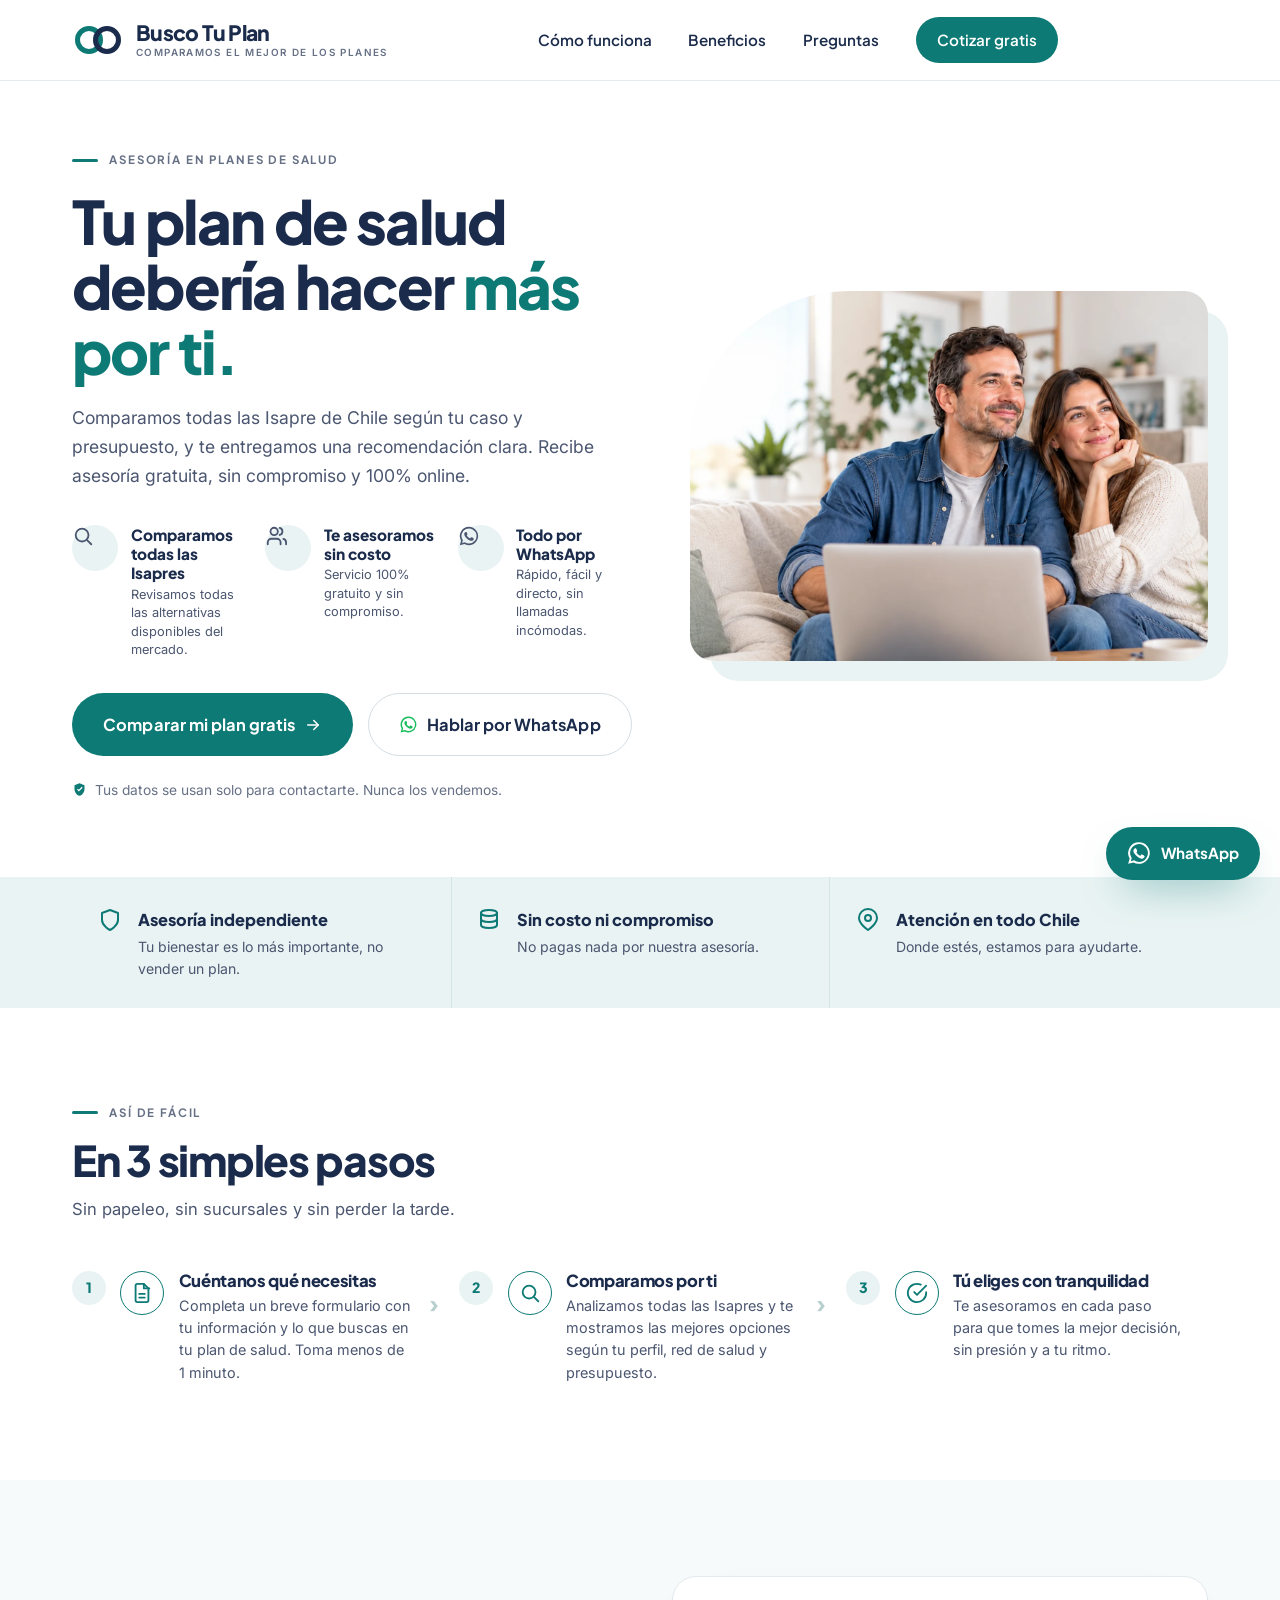
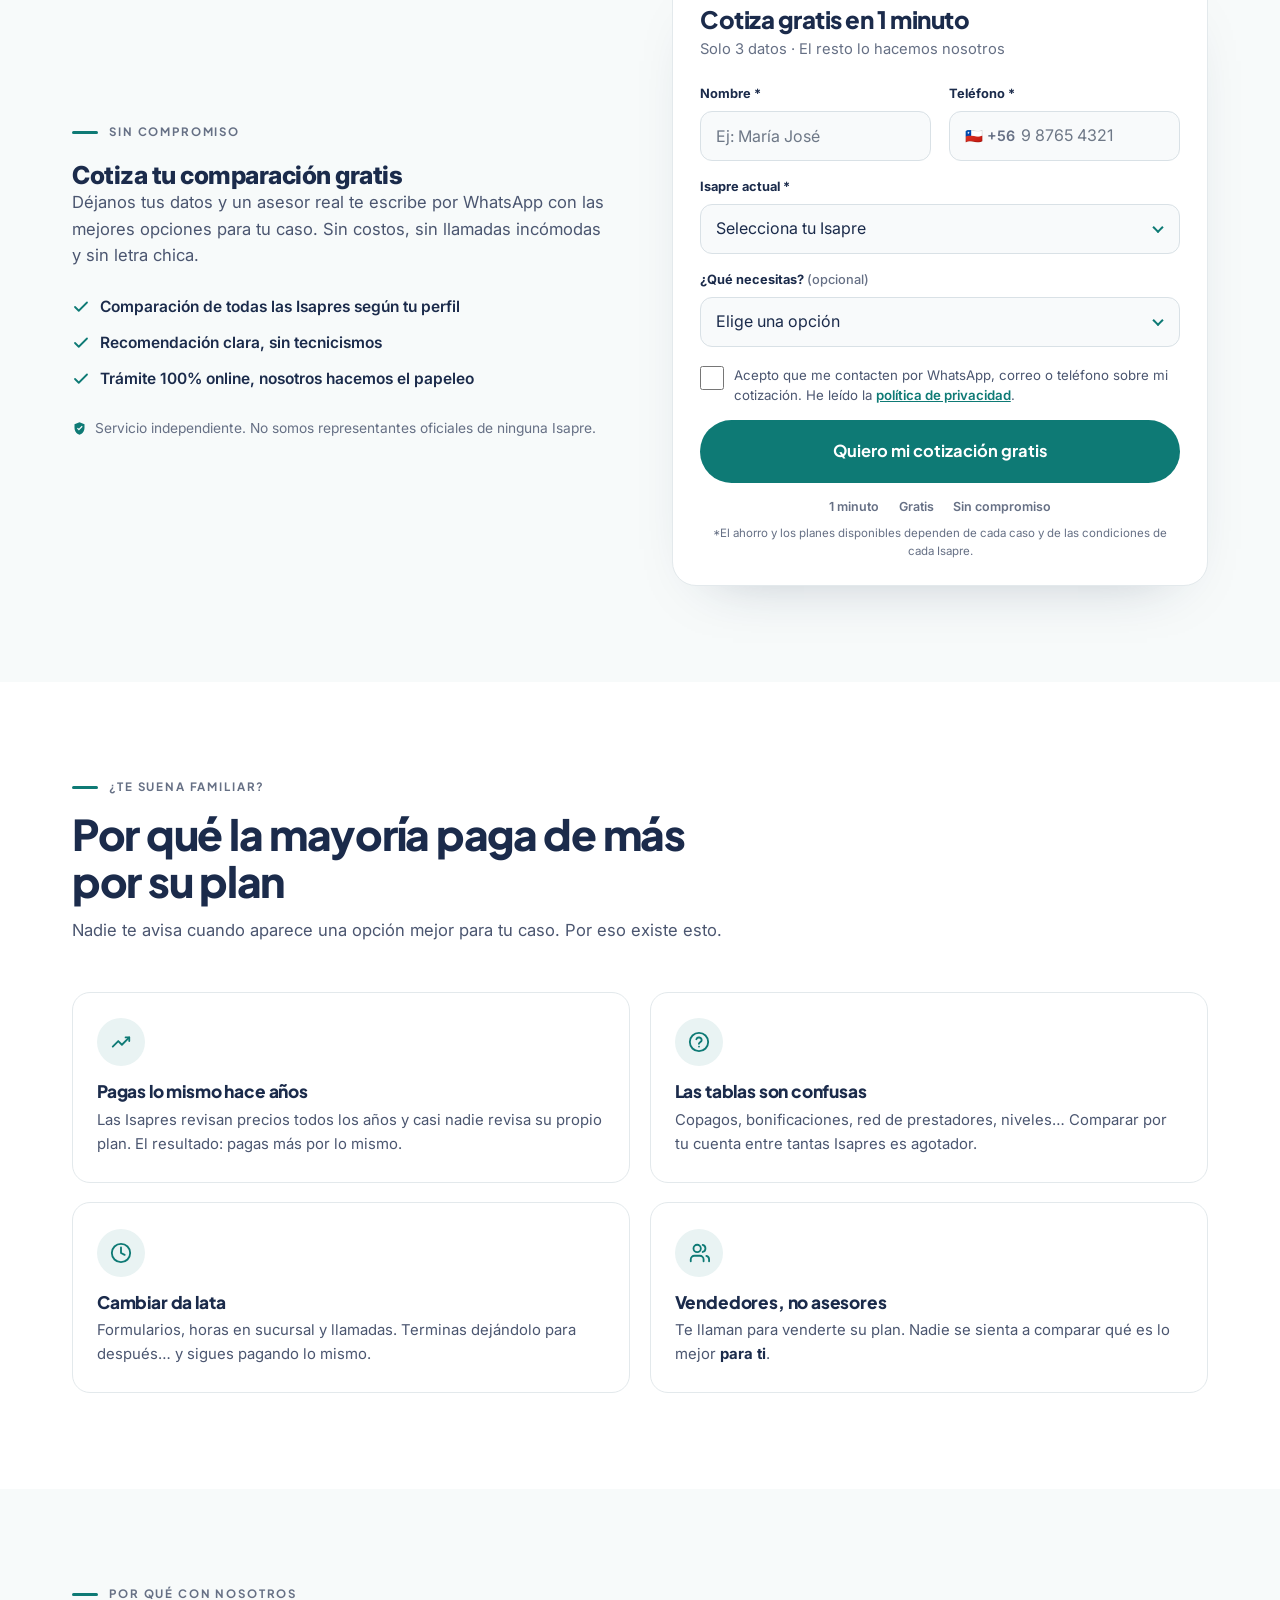
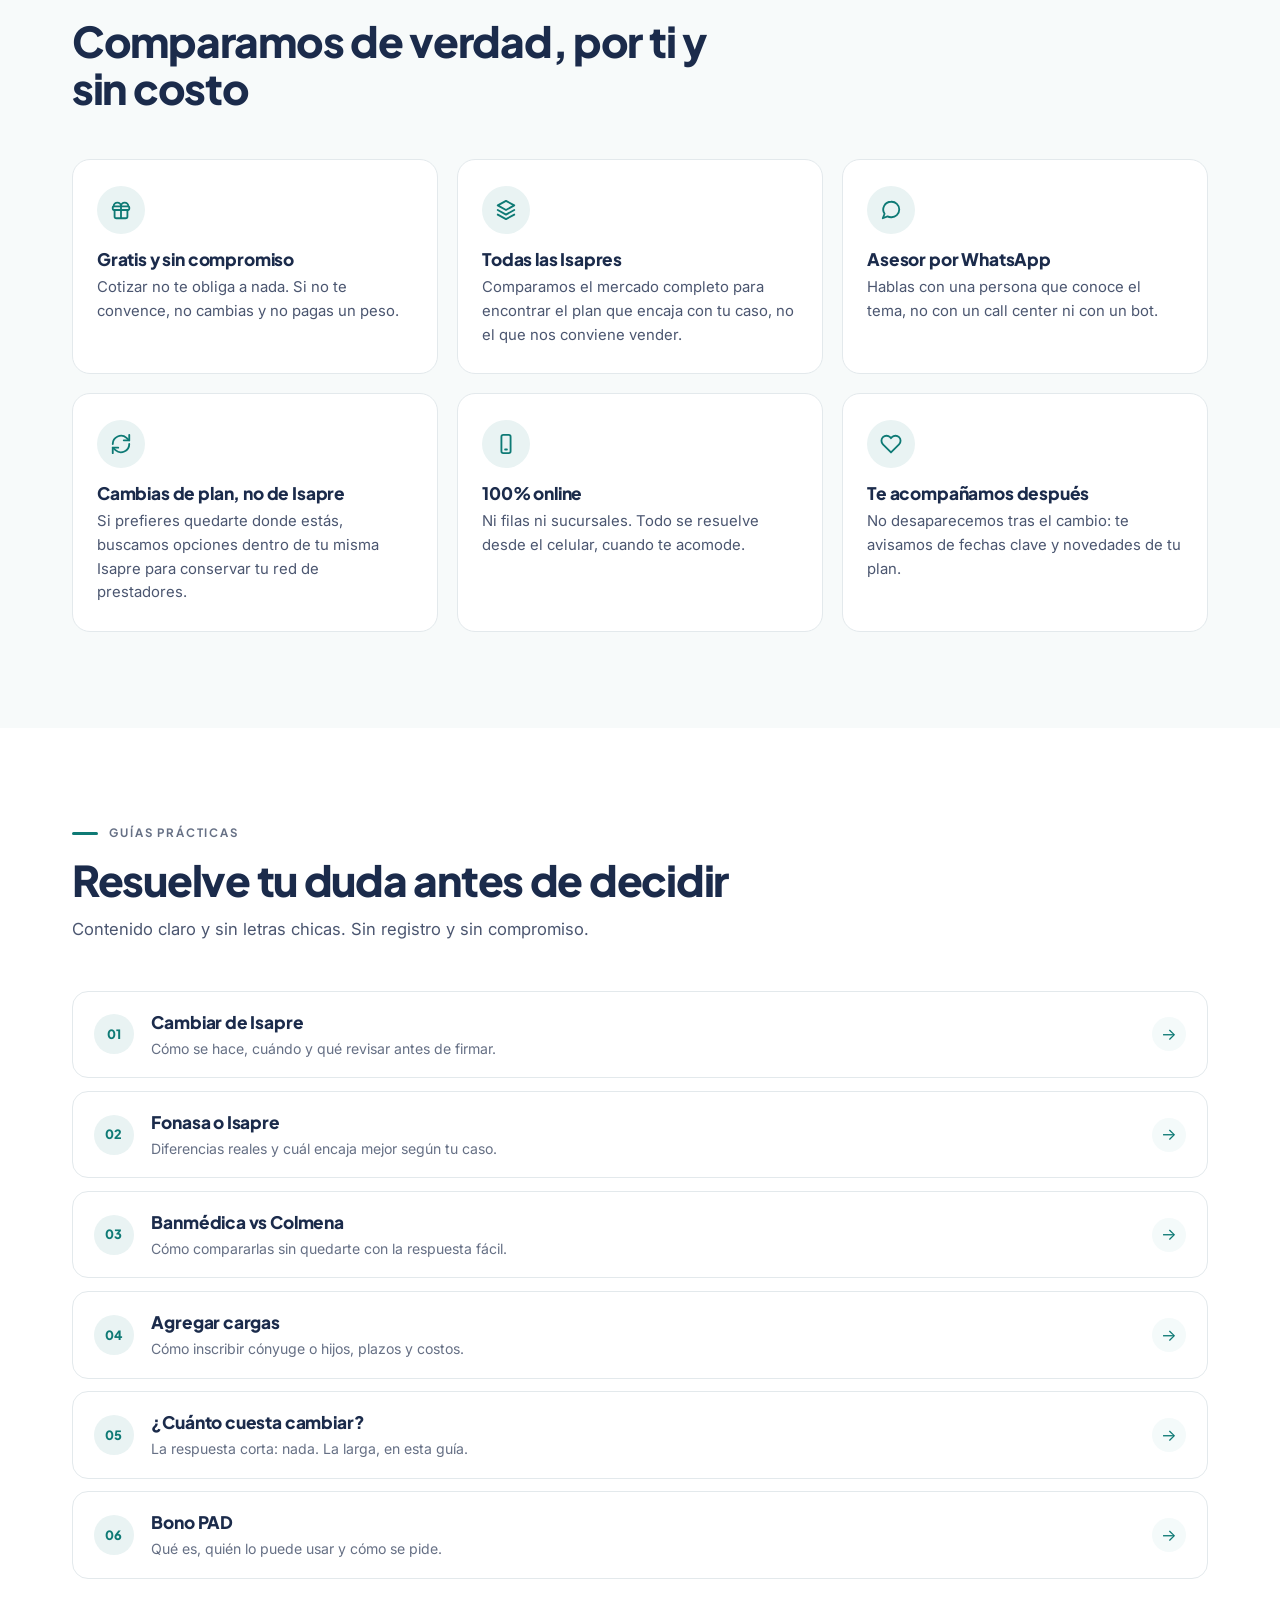
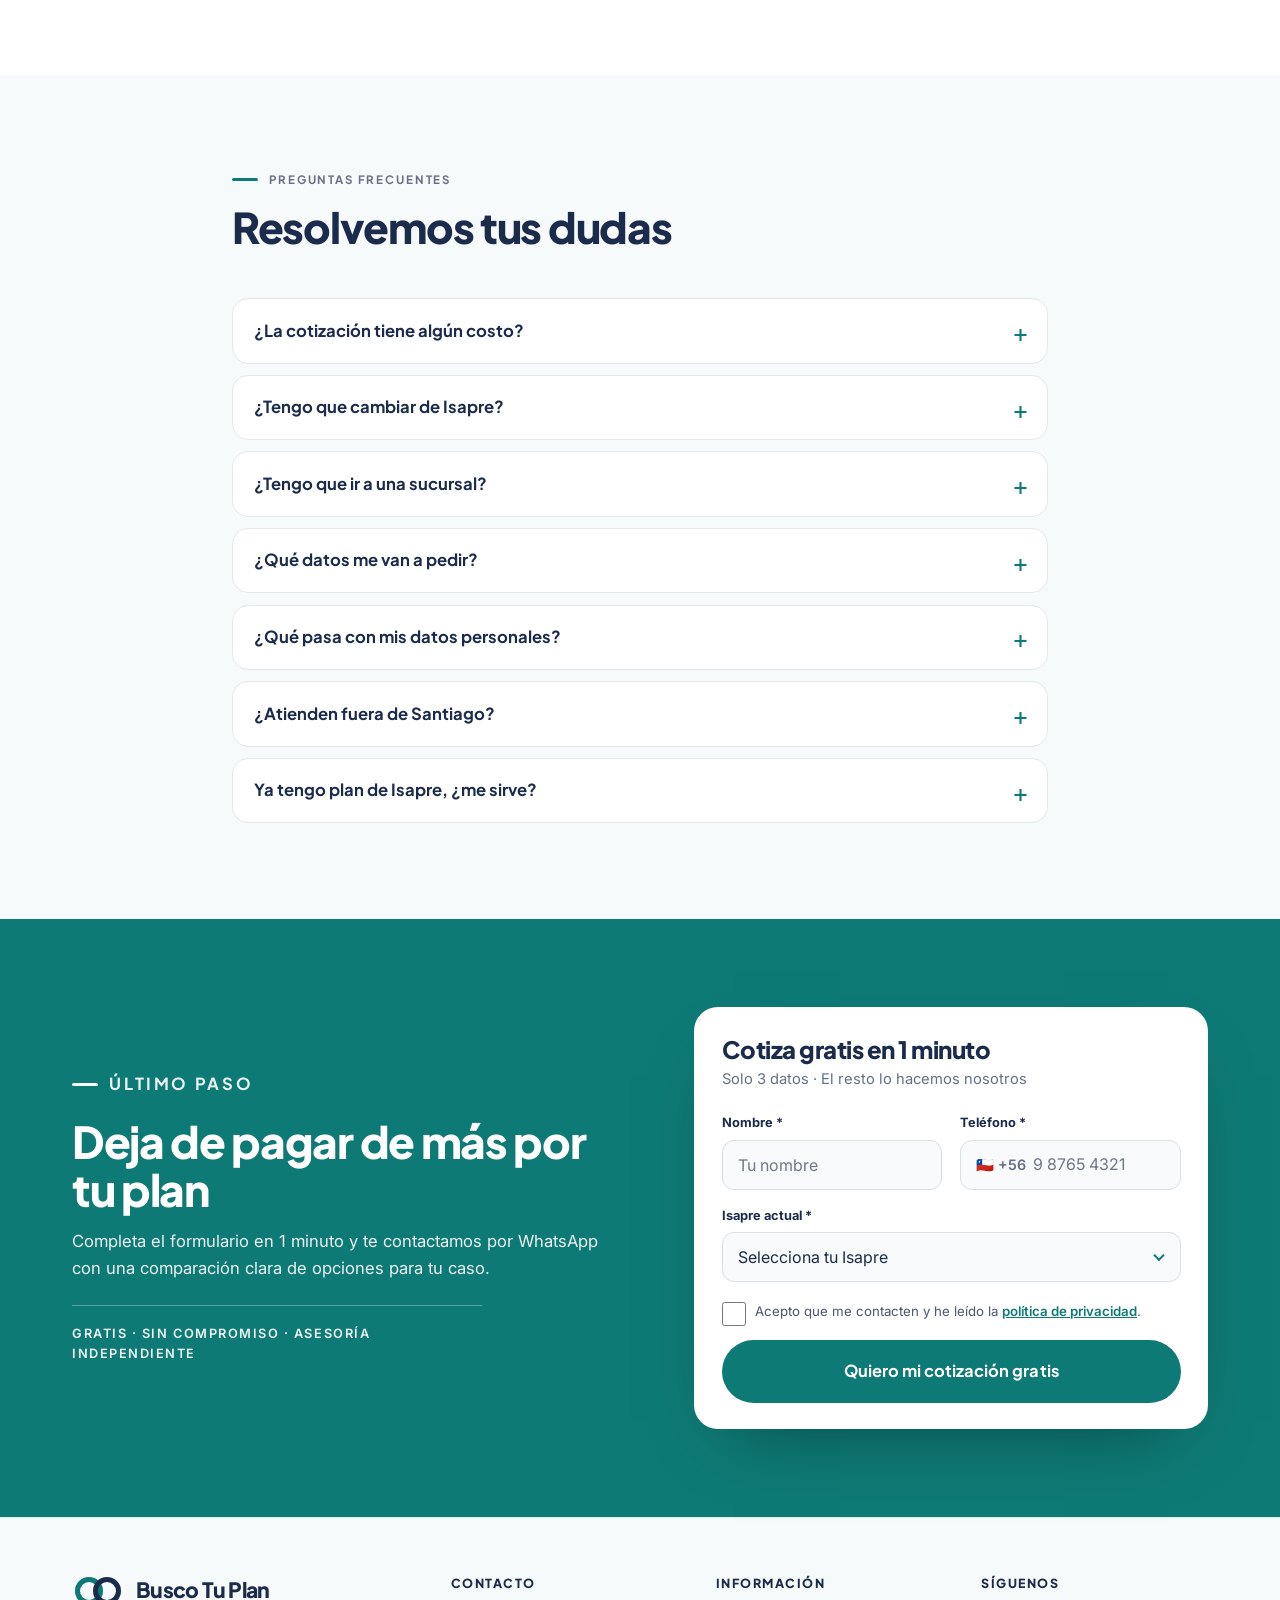
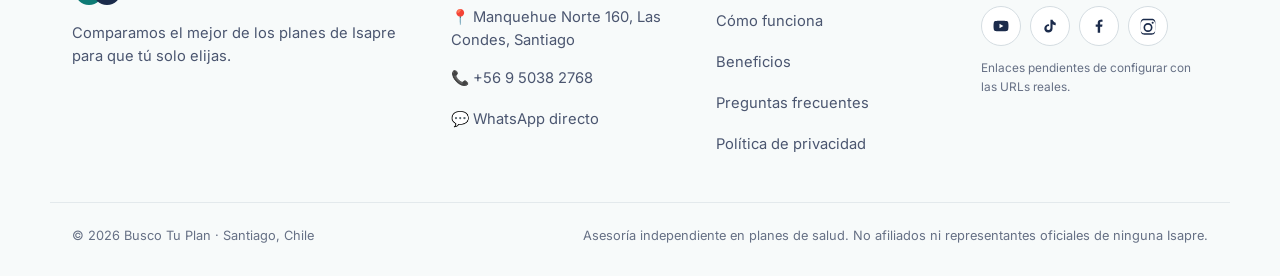
<file: index.html>
<!doctype html>
<html lang="es-CL">
<head>
<meta charset="utf-8">
<meta name="viewport" content="width=device-width, initial-scale=1, viewport-fit=cover">

<!-- BuscoTuPlan — home principal (línea teal corporativa) -->
<title>Cotiza tu plan de Isapre y ahorra | Busco Tu Plan — asesoría gratuita</title>
<meta name="description" content="Comparamos todos los planes de Isapre de Chile por ti. Cotización 100% gratis y sin compromiso: déjanos tus datos y un asesor te contacta por WhatsApp.">
<meta name="robots" content="index, follow">
<meta name="theme-color" content="#0E7A75">
<link rel="canonical" href="https://www.buscotuplan.cl/">

<!-- Favicons -->
<link rel="icon" href="assets/img/favicon-64.png" type="image/png">
<link rel="apple-touch-icon" href="assets/img/touch-icon-180.png">

<!-- Open Graph / WhatsApp / Facebook -->
<meta property="og:type" content="website">
<meta property="og:locale" content="cl_CL">
<meta property="og:site_name" content="Busco Tu Plan">
<meta property="og:url" content="https://www.buscotuplan.cl/">
<meta property="og:title" content="Cotiza tu plan de Isapre y ahorra — gratis y sin compromiso">
<meta property="og:description" content="Comparamos todos los planes de Isapre por ti. Déjanos tus datos y te contactamos por WhatsApp en menos de 1 hora.">
<meta property="og:image" content="https://www.buscotuplan.cl/assets/img/logo.webp">
<meta name="twitter:card" content="summary_large_image">
<meta name="twitter:title" content="Cotiza tu plan de Isapre y ahorra — gratis y sin compromiso">
<meta name="twitter:description" content="Comparamos todos los planes de Isapre por ti. Sin costo y sin compromiso.">
<meta name="twitter:image" content="https://www.buscotuplan.cl/assets/img/logo.webp">

<!-- Tipografía: Plus Jakarta Sans (títulos) + Inter (texto) -->
<link rel="preconnect" href="https://fonts.googleapis.com">
<link rel="preconnect" href="https://fonts.gstatic.com" crossorigin>
<link rel="preload" as="style" href="https://fonts.googleapis.com/css2?family=Plus+Jakarta+Sans:wght@600;700;800&family=Inter:wght@400;500;600;700&display=swap">
<link rel="stylesheet" href="https://fonts.googleapis.com/css2?family=Plus+Jakarta+Sans:wght@600;700;800&family=Inter:wght@400;500;600;700&display=swap">

<link rel="stylesheet" href="assets/css/styles.css?v=20261028c">

<!-- Google Analytics 4: se carga solo si configuraste GA4_ID en ga.js -->
<script src="assets/js/ga.js?v=20261020g" defer></script>

<!-- Variante del CTA principal (?cta=wa) — igual que en el home actual -->
<script>
  try {
    var btpCta = new URLSearchParams(location.search).get('cta') || sessionStorage.getItem('btp_cta') || '';
    if (btpCta) { sessionStorage.setItem('btp_cta', btpCta); }
    if (btpCta === 'wa') { document.documentElement.setAttribute('data-cta', 'wa'); }
  } catch (e) { /* modo privado */ }
</script>

<!-- Datos estructurados: negocio + preguntas frecuentes -->
<script type="application/ld+json">
{
  "@context": "https://schema.org",
  "@type": "ProfessionalService",
  "name": "Busco Tu Plan",
  "url": "https://www.buscotuplan.cl/",
  "logo": "https://www.buscotuplan.cl/assets/img/logo-icon.webp",
  "image": "https://www.buscotuplan.cl/assets/img/logo.webp",
  "description": "Asesoría independiente y gratuita para comparar y cambiar de plan de Isapre en Chile.",
  "telephone": "+56950382768",
  "priceRange": "Gratis",
  "areaServed": { "@type": "Country", "name": "Chile" },
  "address": {
    "@type": "PostalAddress",
    "streetAddress": "Manquehue Norte 160",
    "addressLocality": "Las Condes",
    "addressRegion": "Santiago",
    "addressCountry": "CL"
  },
  "openingHours": "Mo-Fr 09:00-18:00"
}
</script>
<script type="application/ld+json">
{
  "@context": "https://schema.org",
  "@type": "FAQPage",
  "mainEntity": [
    {"@type":"Question","name":"¿La cotización tiene algún costo?","acceptedAnswer":{"@type":"Answer","text":"No. Comparar planes y recibir asesoría es totalmente gratis y sin compromiso. Solo cotizamos: si no te convence nada, no pasa nada."}},
    {"@type":"Question","name":"¿Tengo que cambiar de Isapre?","acceptedAnswer":{"@type":"Answer","text":"No es obligatorio. Podemos cotizar opciones dentro de tu misma Isapre para que conserves tu red de prestadores, o comparar otras instituciones si te interesa."}},
    {"@type":"Question","name":"¿Tengo que ir a una sucursal?","acceptedAnswer":{"@type":"Answer","text":"No. Todo el proceso es online, por WhatsApp. Ni trámites en sucursal ni papeleo innecesario."}},
    {"@type":"Question","name":"¿Qué datos me van a pedir?","acceptedAnswer":{"@type":"Answer","text":"Para empezar solo necesitamos tu nombre y teléfono. El RUN y la fecha de nacimiento se piden recién si decides concretar el cambio de plan, y siempre de forma segura."}},
    {"@type":"Question","name":"¿Qué pasa con mis datos personales?","acceptedAnswer":{"@type":"Answer","text":"Se usan exclusivamente para contactarte y preparar tu cotización. No los vendemos ni los compartimos con terceros con fines comerciales."}},
    {"@type":"Question","name":"¿Atienden fuera de Santiago?","acceptedAnswer":{"@type":"Answer","text":"Sí, atendemos a personas de todo Chile de forma online."}},
    {"@type":"Question","name":"Ya tengo plan de Isapre, ¿me sirve?","acceptedAnswer":{"@type":"Answer","text":"Sí. Justamente así descubres si estás pagando de más o si hay un plan con mejores condiciones para tu caso."}}
  ]
}
</script>
</head>

<body>

<!-- ================================================================ HEADER -->
<header class="site-header" id="top">
  <div class="container header-inner">
    <a class="brand" href="#inicio">
      <!-- Logo de anillas (réplica del diseño de referencia; sustituible por el logo real) -->
      <svg class="brand-mark" viewBox="0 0 52 30" width="52" height="30" aria-hidden="true">
        <circle cx="17" cy="15" r="11.5" fill="none" stroke="#0E7A75" stroke-width="5"/>
        <circle cx="35" cy="15" r="11.5" fill="none" stroke="#1B2B4B" stroke-width="5"/>
      </svg>
      <span class="brand-text">
        <strong>Busco Tu Plan</strong>
        <small>Comparamos el mejor de los planes</small>
      </span>
    </a>

    <nav class="nav" id="nav" aria-label="Principal">
      <a href="#como-funciona">Cómo funciona</a>
      <a href="#beneficios">Beneficios</a>
      <a href="#preguntas">Preguntas</a>
      <a class="btn btn-primary btn-sm" href="#cotizar">Cotizar gratis</a>
    </nav>

    <button class="nav-toggle" id="nav-toggle" aria-expanded="false" aria-controls="nav" aria-label="Abrir menú">
      <span></span><span></span><span></span>
    </button>
  </div>
</header>

<main>

<!-- ================================================================ HERO -->
<section class="hero" id="inicio">
  <div class="container hero-grid">

    <div class="hero-copy">
      <p class="eyebrow">Asesoría en planes de salud</p>

      <h1>Tu plan de salud debería hacer <em>más por ti.</em></h1>

      <p class="lead">
        Comparamos todas las Isapre de Chile según tu caso y presupuesto, y te
        entregamos una recomendación clara. Recibe asesoría gratuita, sin
        compromiso y 100% online.
      </p>

      <div class="hero-feats">
        <div class="feat">
          <span class="ico-circle" aria-hidden="true">
            <svg viewBox="0 0 24 24" fill="none" stroke="currentColor" stroke-width="2" stroke-linecap="round" stroke-linejoin="round"><circle cx="11" cy="11" r="7"/><path d="m21 21-4.3-4.3"/></svg>
          </span>
          <span>
            <strong>Comparamos todas las Isapres</strong>
            <span>Revisamos todas las alternativas disponibles del mercado.</span>
          </span>
        </div>
        <div class="feat">
          <span class="ico-circle" aria-hidden="true">
            <svg viewBox="0 0 24 24" fill="none" stroke="currentColor" stroke-width="2" stroke-linecap="round" stroke-linejoin="round"><path d="M17 21v-2a4 4 0 0 0-4-4H7a4 4 0 0 0-4 4v2"/><circle cx="10" cy="7" r="4"/><path d="M23 21v-2a4 4 0 0 0-3-3.87"/><path d="M16 3.13a4 4 0 0 1 0 7.75"/></svg>
          </span>
          <span>
            <strong>Te asesoramos sin costo</strong>
            <span>Servicio 100% gratuito y sin compromiso.</span>
          </span>
        </div>
        <div class="feat">
          <span class="ico-circle" aria-hidden="true">
            <svg viewBox="0 0 24 24" width="21" height="21" aria-hidden="true"><path fill="currentColor" d="M12 2a10 10 0 0 0-8.6 15.1L2 22l5-1.3A10 10 0 1 0 12 2m0 18.2a8.2 8.2 0 0 1-4.2-1.2l-.3-.2-3 .8.8-2.9-.2-.3A8.2 8.2 0 1 1 12 20.2m4.6-6.1c-.3-.1-1.5-.7-1.7-.8s-.4-.1-.6.1-.7.8-.8 1-.3.2-.5.1a6.7 6.7 0 0 1-3.3-2.9c-.2-.4.2-.4.6-1.2.1-.2 0-.4 0-.5l-.8-1.8c-.2-.4-.4-.4-.6-.4h-.5a1 1 0 0 0-.7.3 2.9 2.9 0 0 0-.9 2.1 5 5 0 0 0 1.1 2.7 11.4 11.4 0 0 0 4.4 3.8c1.6.7 2.2.7 3 .6a2.6 2.6 0 0 0 1.7-1.2 2.1 2.1 0 0 0 .1-1.2c0-.1-.2-.2-.5-.3"/></svg>
          </span>
          <span>
            <strong>Todo por WhatsApp</strong>
            <span>Rápido, fácil y directo, sin llamadas incómodas.</span>
          </span>
        </div>
      </div>

      <div class="hero-cta">
        <a class="btn btn-primary btn-lg cta-form" href="#cotizar">
          Comparar mi plan gratis
          <svg class="btn-arrow" viewBox="0 0 24 24" width="18" height="18" fill="none" stroke="currentColor" stroke-width="2" stroke-linecap="round" stroke-linejoin="round" aria-hidden="true"><path d="M5 12h14"/><path d="m13 6 6 6-6 6"/></svg>
        </a>
        <a class="btn btn-wa btn-lg cta-wa" data-wa="Hola, quiero cotizar mi plan de Isapre. ¿Me pueden orientar?" data-wa-lugar="hero" href="https://wa.me/56950382768" target="_blank" rel="noopener">
          <svg viewBox="0 0 24 24" width="19" height="19" aria-hidden="true"><path fill="currentColor" d="M12 2a10 10 0 0 0-8.6 15.1L2 22l5-1.3A10 10 0 1 0 12 2m0 18.2a8.2 8.2 0 0 1-4.2-1.2l-.3-.2-3 .8.8-2.9-.2-.3A8.2 8.2 0 1 1 12 20.2m4.6-6.1c-.3-.1-1.5-.7-1.7-.8s-.4-.1-.6.1-.7.8-.8 1-.3.2-.5.1a6.7 6.7 0 0 1-3.3-2.9c-.2-.4.2-.4.6-1.2.1-.2 0-.4 0-.5l-.8-1.8c-.2-.4-.4-.4-.6-.4h-.5a1 1 0 0 0-.7.3 2.9 2.9 0 0 0-.9 2.1 5 5 0 0 0 1.1 2.7 11.4 11.4 0 0 0 4.4 3.8c1.6.7 2.2.7 3 .6a2.6 2.6 0 0 0 1.7-1.2 2.1 2.1 0 0 0 .1-1.2c0-.1-.2-.2-.5-.3"/></svg>
          <span class="cta-a">Hablar por WhatsApp</span>
          <span class="cta-b">Escríbenos ahora y cotiza en minutos</span>
        </a>
        <p class="cta-wa-nota">Respondemos en minutos · Sin compromiso</p>
      </div>

      <p class="trust-line">
        <svg viewBox="0 0 24 24" width="15" height="15" aria-hidden="true"><path fill="currentColor" d="M12 2 4 5v6c0 5 3.4 9.7 8 11 4.6-1.3 8-6 8-11V5l-8-3m-1 13-3-3 1.4-1.4L11 12.2l4.6-4.6L17 9l-6 6Z"/></svg>
        Tus datos se usan solo para contactarte. Nunca los vendemos.
      </p>
    </div>

    <!-- Foto del hero (reemplazar por la foto real) -->
    <figure class="hero-media" id="hero-media">
      <img src="assets/img/hero-familia.webp?v=20261028a"
           alt="Pareja comparando su plan de Isapre desde el computador"
           width="1600" height="1023" fetchpriority="high"
           onerror="document.getElementById('hero-media').classList.add('is-empty')">
      <div class="hero-ph" aria-hidden="true">
        <svg viewBox="0 0 120 120" fill="none" stroke="currentColor" stroke-width="6">
          <circle cx="46" cy="60" r="30"/>
          <circle cx="74" cy="60" r="30"/>
        </svg>
      </div>
    </figure>

  </div>
</section>

<!-- ================================================================ BANDA DE CONFIANZA -->
<section class="trust-band">
  <div class="container">
    <ul class="trust-row">
      <li class="trust-item">
        <svg viewBox="0 0 24 24" width="24" height="24" fill="none" stroke="currentColor" stroke-width="2" stroke-linecap="round" stroke-linejoin="round" aria-hidden="true"><path d="M12 22s8-4 8-10V5l-8-3-8 3v7c0 6 8 10 8 10z"/></svg>
        <span>
          <strong>Asesoría independiente</strong>
          <span>Tu bienestar es lo más importante, no vender un plan.</span>
        </span>
      </li>
      <li class="trust-item">
        <svg viewBox="0 0 24 24" width="24" height="24" fill="none" stroke="currentColor" stroke-width="2" stroke-linecap="round" stroke-linejoin="round" aria-hidden="true"><ellipse cx="12" cy="5" rx="8" ry="3"/><path d="M4 5v6c0 1.7 3.6 3 8 3s8-1.3 8-3V5"/><path d="M4 11v6c0 1.7 3.6 3 8 3s8-1.3 8-3v-6"/></svg>
        <span>
          <strong>Sin costo ni compromiso</strong>
          <span>No pagas nada por nuestra asesoría.</span>
        </span>
      </li>
      <li class="trust-item">
        <svg viewBox="0 0 24 24" width="24" height="24" fill="none" stroke="currentColor" stroke-width="2" stroke-linecap="round" stroke-linejoin="round" aria-hidden="true"><path d="M21 10c0 6-9 12-9 12s-9-6-9-12a9 9 0 0 1 18 0z"/><circle cx="12" cy="10" r="3"/></svg>
        <span>
          <strong>Atención en todo Chile</strong>
          <span>Donde estés, estamos para ayudarte.</span>
        </span>
      </li>
    </ul>
  </div>
</section>

<!-- ================================================================ CÓMO FUNCIONA -->
<section class="section" id="como-funciona">
  <div class="container">
    <div class="section-head">
      <p class="eyebrow">Así de fácil</p>
      <h2>En 3 simples pasos</h2>
      <p class="section-sub">Sin papeleo, sin sucursales y sin perder la tarde.</p>
    </div>

    <ol class="steps">
      <li class="step">
        <span class="step-num" aria-hidden="true">1</span>
        <span class="ico-circle ico-circle-outline" aria-hidden="true">
          <svg viewBox="0 0 24 24" fill="none" stroke="currentColor" stroke-width="2" stroke-linecap="round" stroke-linejoin="round"><path d="M14 2H7a2 2 0 0 0-2 2v16a2 2 0 0 0 2 2h10a2 2 0 0 0 2-2V7z"/><path d="M14 2v5h6"/><path d="M9 13h6M9 17h6"/></svg>
        </span>
        <span class="step-text">
          <h3>Cuéntanos qué necesitas</h3>
          <p>Completa un breve formulario con tu información y lo que buscas en
            tu plan de salud. Toma menos de 1 minuto.</p>
        </span>
      </li>
      <li class="step">
        <span class="step-num" aria-hidden="true">2</span>
        <span class="ico-circle ico-circle-outline" aria-hidden="true">
          <svg viewBox="0 0 24 24" fill="none" stroke="currentColor" stroke-width="2" stroke-linecap="round" stroke-linejoin="round"><circle cx="11" cy="11" r="7"/><path d="m21 21-4.3-4.3"/></svg>
        </span>
        <span class="step-text">
          <h3>Comparamos por ti</h3>
          <p>Analizamos todas las Isapres y te mostramos las mejores opciones
            según tu perfil, red de salud y presupuesto.</p>
        </span>
      </li>
      <li class="step">
        <span class="step-num" aria-hidden="true">3</span>
        <span class="ico-circle ico-circle-outline" aria-hidden="true">
          <svg viewBox="0 0 24 24" fill="none" stroke="currentColor" stroke-width="2" stroke-linecap="round" stroke-linejoin="round"><path d="M22 11.1V12a10 10 0 1 1-5.9-9.1"/><path d="M22 4 12 14l-3-3"/></svg>
        </span>
        <span class="step-text">
          <h3>Tú eliges con tranquilidad</h3>
          <p>Te asesoramos en cada paso para que tomes la mejor decisión, sin
            presión y a tu ritmo.</p>
        </span>
      </li>
    </ol>
  </div>
</section>

<!-- ================================================================ FORMULARIO -->
<section class="section section-alt" id="cotizar">
  <div class="container cotiza-grid">

    <div class="cotiza-copy">
      <p class="eyebrow">Sin compromiso</p>
      <h2>Cotiza tu comparación gratis</h2>
      <p class="section-sub">Déjanos tus datos y un asesor real te escribe por
        WhatsApp con las mejores opciones para tu caso. Sin costos, sin llamadas
        incómodas y sin letra chica.</p>

      <ul class="check-list">
        <li>
          <svg viewBox="0 0 24 24" width="18" height="18" fill="none" stroke="currentColor" stroke-width="2.4" stroke-linecap="round" stroke-linejoin="round" aria-hidden="true"><path d="M20 6 9 17l-5-5"/></svg>
          Comparación de todas las Isapres según tu perfil
        </li>
        <li>
          <svg viewBox="0 0 24 24" width="18" height="18" fill="none" stroke="currentColor" stroke-width="2.4" stroke-linecap="round" stroke-linejoin="round" aria-hidden="true"><path d="M20 6 9 17l-5-5"/></svg>
          Recomendación clara, sin tecnicismos
        </li>
        <li>
          <svg viewBox="0 0 24 24" width="18" height="18" fill="none" stroke="currentColor" stroke-width="2.4" stroke-linecap="round" stroke-linejoin="round" aria-hidden="true"><path d="M20 6 9 17l-5-5"/></svg>
          Trámite 100% online, nosotros hacemos el papeleo
        </li>
      </ul>

      <p class="trust-line">
        <svg viewBox="0 0 24 24" width="15" height="15" aria-hidden="true"><path fill="currentColor" d="M12 2 4 5v6c0 5 3.4 9.7 8 11 4.6-1.3 8-6 8-11V5l-8-3m-1 13-3-3 1.4-1.4L11 12.2l4.6-4.6L17 9l-6 6Z"/></svg>
        Servicio independiente. No somos representantes oficiales de ninguna Isapre.
      </p>
    </div>

    <!-- ------------------------------------------------------ FORMULARIO -->
    <div class="form-shell">
      <div class="form-card">
        <div class="form-card-head">
          <h2>Cotiza gratis en 1 minuto</h2>
          <p>Solo 3 datos · El resto lo hacemos nosotros</p>
        </div>

        <form class="lead-form" id="form-hero" novalidate>
          <!-- Trampa anti-bots: los humanos nunca la ven -->
          <input type="text" name="website" class="hp" tabindex="-1" autocomplete="off" aria-hidden="true">
          <input type="hidden" name="ts" value="">
          <input type="hidden" name="origen" value="landing">
          <input type="hidden" name="utm_source" value="">
          <input type="hidden" name="utm_medium" value="">
          <input type="hidden" name="utm_campaign" value="">
          <input type="hidden" name="utm_content" value="">
          <input type="hidden" name="utm_term" value="">
          <input type="hidden" name="referrer" value="">
          <input type="hidden" name="landing_url" value="">

          <div class="form-grid">
            <div class="field">
              <label for="f-nombre">Nombre <span aria-hidden="true">*</span></label>
              <input type="text" id="f-nombre" name="nombre" placeholder="Ej: María José"
                     autocomplete="given-name" maxlength="120" required>
              <p class="field-error" data-error-for="nombre" role="alert"></p>
            </div>

            <div class="field">
              <label for="f-telefono">Teléfono <span aria-hidden="true">*</span></label>
              <div class="phone-wrap">
                <span class="phone-prefix" aria-hidden="true">🇨🇱 +56</span>
                <input type="tel" id="f-telefono" name="telefono" placeholder="9 8765 4321"
                       inputmode="numeric" autocomplete="tel-national" maxlength="14" required>
              </div>
              <p class="field-error" data-error-for="telefono" role="alert"></p>
            </div>

            <div class="field field-full">
              <label for="f-isapre">Isapre actual <span aria-hidden="true">*</span></label>
              <div class="select-wrap">
                <select id="f-isapre" name="isapre_actual" required>
                  <option value="">Selecciona tu Isapre</option>
                  <option>Colmena</option>
                  <option>Consalud</option>
                  <option>Banmédica</option>
                  <option>Cruz Blanca</option>
                  <option>Vida Tres</option>
                  <option>Fundación</option>
                  <option>Masculina</option>
                  <option>Particular</option>
                  <option>Mutualidad / FONASA</option>
                  <option>No tengo / No sé</option>
                </select>
              </div>
              <p class="field-error" data-error-for="isapre_actual" role="alert"></p>
            </div>

            <div class="field field-full">
              <label for="f-necesidad">¿Qué necesitas? <span class="opt">(opcional)</span></label>
              <div class="select-wrap">
                <select id="f-necesidad" name="necesidad">
                  <option value="">Elige una opción</option>
                  <option>Ahorrar en mi plan actual</option>
                  <option>Cambiar de Isapre</option>
                  <option>Cotizar para mi familia</option>
                  <option>Agregar cargas (hijos o cónyuge)</option>
                  <option>No tengo plan todavía</option>
                  <option>No sé, necesito orientación</option>
                </select>
              </div>
            </div>
          </div>

          <div class="form-actions">
            <div class="consent-block">
              <label class="check">
                <input type="checkbox" name="consent" value="1" required>
                <span>Acepto que me contacten por WhatsApp, correo o teléfono sobre mi
                  cotización. He leído la <a href="privacidad.html" target="_blank" rel="noopener">política de privacidad</a>.</span>
              </label>
              <p class="field-error" data-error-for="consent" role="alert"></p>
            </div>

            <button type="submit" class="btn btn-primary btn-lg btn-block">
              <span class="btn-label">Quiero mi cotización gratis</span>
              <span class="btn-loading" aria-hidden="true">Enviando…</span>
            </button>
          </div>

          <p class="form-micro">
            <span>1 minuto</span><span>Gratis</span><span>Sin compromiso</span>
          </p>
          <p class="form-note">*El ahorro y los planes disponibles dependen de cada caso
            y de las condiciones de cada Isapre.</p>
        </form>

        <!-- Éxito -->
        <div class="form-success" id="success-hero" hidden>
          <div class="success-icon" aria-hidden="true">
            <svg viewBox="0 0 24 24" width="30" height="30" fill="none" stroke="currentColor" stroke-width="2.4" stroke-linecap="round" stroke-linejoin="round"><path d="M20 6 9 17l-5-5"/></svg>
          </div>
          <h3>¡Listo! Recibimos tus datos</h3>
          <p class="success-msg">Te escribiremos por WhatsApp muy pronto con tu
            comparación de planes. Mientras tanto, puedes continuar ya mismo:</p>
          <a class="btn btn-wa btn-block btn-lg" data-wa-lugar="exito-hero" href="https://wa.me/56950382768" target="_blank" rel="noopener">
            <svg viewBox="0 0 24 24" width="19" height="19" aria-hidden="true"><path fill="currentColor" d="M12 2a10 10 0 0 0-8.6 15.1L2 22l5-1.3A10 10 0 1 0 12 2m0 18.2a8.2 8.2 0 0 1-4.2-1.2l-.3-.2-3 .8.8-2.9-.2-.3A8.2 8.2 0 1 1 12 20.2m4.6-6.1c-.3-.1-1.5-.7-1.7-.8s-.4-.1-.6.1-.7.8-.8 1-.3.2-.5.1a6.7 6.7 0 0 1-3.3-2.9c-.2-.4.2-.4.6-1.2.1-.2 0-.4 0-.5l-.8-1.8c-.2-.4-.4-.4-.6-.4h-.5a1 1 0 0 0-.7.3 2.9 2.9 0 0 0-.9 2.1 5 5 0 0 0 1.1 2.7 11.4 11.4 0 0 0 4.4 3.8c1.6.7 2.2.7 3 .6a2.6 2.6 0 0 0 1.7-1.2 2.1 2.1 0 0 0 .1-1.2c0-.1-.2-.2-.5-.3"/></svg>
            Continuar ahora por WhatsApp
          </a>
          <button type="button" class="link-btn" data-reset>Enviar otro formulario</button>
        </div>
      </div>
    </div>

  </div>
</section>

<!-- ================================================================ PROBLEMAS -->
<section class="section" id="problemas">
  <div class="container">
    <div class="section-head">
      <p class="eyebrow">¿Te suena familiar?</p>
      <h2>Por qué la mayoría paga de más por su plan</h2>
      <p class="section-sub">Nadie te avisa cuando aparece una opción mejor para tu caso.
        Por eso existe esto.</p>
    </div>

    <div class="grid-4">
      <article class="card">
        <span class="ico-circle" aria-hidden="true">
          <svg viewBox="0 0 24 24" fill="none" stroke="currentColor" stroke-width="2" stroke-linecap="round" stroke-linejoin="round"><path d="m3 17 6-6 4 4 8-8"/><path d="M17 7h4v4"/></svg>
        </span>
        <h3>Pagas lo mismo hace años</h3>
        <p>Las Isapres revisan precios todos los años y casi nadie revisa su propio
          plan. El resultado: pagas más por lo mismo.</p>
      </article>
      <article class="card">
        <span class="ico-circle" aria-hidden="true">
          <svg viewBox="0 0 24 24" fill="none" stroke="currentColor" stroke-width="2" stroke-linecap="round" stroke-linejoin="round"><circle cx="12" cy="12" r="10"/><path d="M9.1 9a3 3 0 0 1 5.8 1c0 2-3 2.5-3 4"/><path d="M12 17h.01"/></svg>
        </span>
        <h3>Las tablas son confusas</h3>
        <p>Copagos, bonificaciones, red de prestadores, niveles… Comparar por tu
          cuenta entre tantas Isapres es agotador.</p>
      </article>
      <article class="card">
        <span class="ico-circle" aria-hidden="true">
          <svg viewBox="0 0 24 24" fill="none" stroke="currentColor" stroke-width="2" stroke-linecap="round" stroke-linejoin="round"><circle cx="12" cy="12" r="10"/><path d="M12 6v6l4 2"/></svg>
        </span>
        <h3>Cambiar da lata</h3>
        <p>Formularios, horas en sucursal y llamadas. Terminas dejándolo para
          después… y sigues pagando lo mismo.</p>
      </article>
      <article class="card">
        <span class="ico-circle" aria-hidden="true">
          <svg viewBox="0 0 24 24" fill="none" stroke="currentColor" stroke-width="2" stroke-linecap="round" stroke-linejoin="round"><path d="M17 21v-2a4 4 0 0 0-4-4H7a4 4 0 0 0-4 4v2"/><circle cx="10" cy="7" r="4"/><path d="M23 21v-2a4 4 0 0 0-3-3.87"/><path d="M16 3.13a4 4 0 0 1 0 7.75"/></svg>
        </span>
        <h3>Vendedores, no asesores</h3>
        <p>Te llaman para venderte su plan. Nadie se sienta a comparar qué es lo
          mejor <em>para ti</em>.</p>
      </article>
    </div>
  </div>
</section>

<!-- ================================================================ BENEFICIOS -->
<section class="section section-alt" id="beneficios">
  <div class="container">
    <div class="section-head">
      <p class="eyebrow">Por qué con nosotros</p>
      <h2>Comparamos de verdad, por ti y sin costo</h2>
    </div>

    <div class="benefits">
      <article class="card">
        <span class="ico-circle" aria-hidden="true">
          <svg viewBox="0 0 24 24" fill="none" stroke="currentColor" stroke-width="2" stroke-linecap="round" stroke-linejoin="round"><rect x="3" y="8" width="18" height="4" rx="1"/><path d="M12 8v13M5 12v7a2 2 0 0 0 2 2h10a2 2 0 0 0 2-2v-7"/><path d="M12 8a4 4 0 0 0-8 0M12 8a4 4 0 0 1 8 0"/></svg>
        </span>
        <h3>Gratis y sin compromiso</h3>
        <p>Cotizar no te obliga a nada. Si no te convence, no cambias y no pagas un peso.</p>
      </article>
      <article class="card">
        <span class="ico-circle" aria-hidden="true">
          <svg viewBox="0 0 24 24" fill="none" stroke="currentColor" stroke-width="2" stroke-linecap="round" stroke-linejoin="round"><path d="m12 2 9 5-9 5-9-5 9-5z"/><path d="m3 12 9 5 9-5"/><path d="m3 17 9 5 9-5"/></svg>
        </span>
        <h3>Todas las Isapres</h3>
        <p>Comparamos el mercado completo para encontrar el plan que encaja con tu caso,
          no el que nos conviene vender.</p>
      </article>
      <article class="card">
        <span class="ico-circle" aria-hidden="true">
          <svg viewBox="0 0 24 24" fill="none" stroke="currentColor" stroke-width="2" stroke-linecap="round" stroke-linejoin="round"><path d="M21 11.5a8.4 8.4 0 0 1-9 8.4 8.5 8.5 0 0 1-3.8-.9L3 21l2-4.9A8.4 8.4 0 0 1 12 3a8.4 8.4 0 0 1 9 8.5z"/></svg>
        </span>
        <h3>Asesor por WhatsApp</h3>
        <p>Hablas con una persona que conoce el tema, no con un call center ni con un bot.</p>
      </article>
      <article class="card">
        <span class="ico-circle" aria-hidden="true">
          <svg viewBox="0 0 24 24" fill="none" stroke="currentColor" stroke-width="2" stroke-linecap="round" stroke-linejoin="round"><path d="M21 2v6h-6"/><path d="M3 12a9 9 0 0 1 15-6.7L21 8"/><path d="M3 22v-6h6"/><path d="M21 12a9 9 0 0 1-15 6.7L3 16"/></svg>
        </span>
        <h3>Cambias de plan, no de Isapre</h3>
        <p>Si prefieres quedarte donde estás, buscamos opciones dentro de tu misma Isapre
          para conservar tu red de prestadores.</p>
      </article>
      <article class="card">
        <span class="ico-circle" aria-hidden="true">
          <svg viewBox="0 0 24 24" fill="none" stroke="currentColor" stroke-width="2" stroke-linecap="round" stroke-linejoin="round"><rect x="7" y="2" width="10" height="20" rx="2"/><path d="M11 18h2"/></svg>
        </span>
        <h3>100% online</h3>
        <p>Ni filas ni sucursales. Todo se resuelve desde el celular, cuando te acomode.</p>
      </article>
      <article class="card">
        <span class="ico-circle" aria-hidden="true">
          <svg viewBox="0 0 24 24" fill="none" stroke="currentColor" stroke-width="2" stroke-linecap="round" stroke-linejoin="round"><path d="M20.8 4.6a5.5 5.5 0 0 0-7.8 0L12 5.7l-1-1.1a5.5 5.5 0 0 0-7.8 7.8l8.8 8.8 8.8-8.8a5.5 5.5 0 0 0 0-7.8z"/></svg>
        </span>
        <h3>Te acompañamos después</h3>
        <p>No desaparecemos tras el cambio: te avisamos de fechas clave y novedades de
          tu plan.</p>
      </article>
    </div>
  </div>
</section>

<!-- ================================================================ GUÍAS -->
<section class="section" id="guias">
  <div class="container">
    <div class="section-head">
      <p class="eyebrow">Guías prácticas</p>
      <h2>Resuelve tu duda antes de decidir</h2>
      <p class="section-sub">Contenido claro y sin letras chicas. Sin registro y sin compromiso.</p>
    </div>

    <div class="guias-list">
      <a class="guia-row" href="guias/cambiar-de-isapre.html">
        <span class="guia-idx" aria-hidden="true">01</span>
        <span><strong>Cambiar de Isapre</strong><em>Cómo se hace, cuándo y qué revisar antes de firmar.</em></span>
        <span class="guia-arrow" aria-hidden="true">→</span>
      </a>
      <a class="guia-row" href="guias/fonasa-o-isapre.html">
        <span class="guia-idx" aria-hidden="true">02</span>
        <span><strong>Fonasa o Isapre</strong><em>Diferencias reales y cuál encaja mejor según tu caso.</em></span>
        <span class="guia-arrow" aria-hidden="true">→</span>
      </a>
      <a class="guia-row" href="guias/banmedica-vs-colmena.html">
        <span class="guia-idx" aria-hidden="true">03</span>
        <span><strong>Banmédica vs Colmena</strong><em>Cómo compararlas sin quedarte con la respuesta fácil.</em></span>
        <span class="guia-arrow" aria-hidden="true">→</span>
      </a>
      <a class="guia-row" href="guias/agregar-cargas.html">
        <span class="guia-idx" aria-hidden="true">04</span>
        <span><strong>Agregar cargas</strong><em>Cómo inscribir cónyuge o hijos, plazos y costos.</em></span>
        <span class="guia-arrow" aria-hidden="true">→</span>
      </a>
      <a class="guia-row" href="guias/cuanto-cuesta.html">
        <span class="guia-idx" aria-hidden="true">05</span>
        <span><strong>¿Cuánto cuesta cambiar?</strong><em>La respuesta corta: nada. La larga, en esta guía.</em></span>
        <span class="guia-arrow" aria-hidden="true">→</span>
      </a>
      <a class="guia-row" href="guias/bono-pad.html">
        <span class="guia-idx" aria-hidden="true">06</span>
        <span><strong>Bono PAD</strong><em>Qué es, quién lo puede usar y cómo se pide.</em></span>
        <span class="guia-arrow" aria-hidden="true">→</span>
      </a>
    </div>
  </div>
</section>

<!-- ================================================================ FAQ -->
<section class="section section-alt" id="preguntas">
  <div class="container narrow">
    <div class="section-head">
      <p class="eyebrow">Preguntas frecuentes</p>
      <h2>Resolvemos tus dudas</h2>
    </div>

    <div class="faq">
      <details class="faq-item">
        <summary>¿La cotización tiene algún costo?</summary>
        <div class="faq-body"><p>No. Comparar planes y recibir asesoría es totalmente
          gratis y sin compromiso. Solo cotizamos: si no te convence nada, no pasa nada.</p></div>
      </details>
      <details class="faq-item">
        <summary>¿Tengo que cambiar de Isapre?</summary>
        <div class="faq-body"><p>No es obligatorio. Podemos cotizar opciones dentro de tu
          misma Isapre para que conserves tu red de prestadores, o comparar otras
          instituciones si te interesa.</p></div>
      </details>
      <details class="faq-item">
        <summary>¿Tengo que ir a una sucursal?</summary>
        <div class="faq-body"><p>No. Todo el proceso es online, por WhatsApp. Ni trámites
          en sucursal ni papeleo innecesario.</p></div>
      </details>
      <details class="faq-item">
        <summary>¿Qué datos me van a pedir?</summary>
        <div class="faq-body"><p>Para empezar solo necesitamos tu nombre y teléfono. El RUN
          y la fecha de nacimiento se piden recién si decides concretar el cambio de plan,
          y siempre de forma segura.</p></div>
      </details>
      <details class="faq-item">
        <summary>¿Qué pasa con mis datos personales?</summary>
        <div class="faq-body"><p>Se usan exclusivamente para contactarte y preparar tu
          cotización. No los vendemos ni los compartimos con terceros con fines comerciales.
          Puedes pedir su eliminación cuando quieras escribiéndonos.</p></div>
      </details>
      <details class="faq-item">
        <summary>¿Atienden fuera de Santiago?</summary>
        <div class="faq-body"><p>Sí, atendemos a personas de todo Chile de forma online.</p></div>
      </details>
      <details class="faq-item">
        <summary>Ya tengo plan de Isapre, ¿me sirve?</summary>
        <div class="faq-body"><p>Sí. Justamente así descubres si estás pagando de más o si
          hay un plan con mejores condiciones para tu caso.</p></div>
      </details>
    </div>
  </div>
</section>

<!-- ================================================================ CTA FINAL -->
<section class="cta-band">
  <div class="container cta-inner">
    <div class="cta-copy">
      <p class="eyebrow eyebrow-light">Último paso</p>
      <h2>Deja de pagar de más por tu plan</h2>
      <p>Completa el formulario en 1 minuto y te contactamos por WhatsApp con una
        comparación clara de opciones para tu caso.</p>
      <p class="cta-trust">Gratis · Sin compromiso · Asesoría independiente</p>
    </div>

    <div class="cta-card">
      <div class="form-card-head">
        <h2>Cotiza gratis en 1 minuto</h2>
        <p>Solo 3 datos · El resto lo hacemos nosotros</p>
      </div>

      <form class="lead-form lead-form-mini" id="form-footer" novalidate>
        <input type="text" name="website" class="hp" tabindex="-1" autocomplete="off" aria-hidden="true">
        <input type="hidden" name="ts" value="">
        <input type="hidden" name="origen" value="landing-footer">
        <input type="hidden" name="utm_source" value="">
        <input type="hidden" name="utm_medium" value="">
        <input type="hidden" name="utm_campaign" value="">
        <input type="hidden" name="utm_content" value="">
        <input type="hidden" name="utm_term" value="">
        <input type="hidden" name="referrer" value="">
        <input type="hidden" name="landing_url" value="">

        <div class="form-grid">
          <div class="field">
            <label for="f2-nombre">Nombre <span aria-hidden="true">*</span></label>
            <input type="text" id="f2-nombre" name="nombre" placeholder="Tu nombre"
                   autocomplete="given-name" maxlength="120" required>
            <p class="field-error" data-error-for="nombre" role="alert"></p>
          </div>
          <div class="field">
            <label for="f2-telefono">Teléfono <span aria-hidden="true">*</span></label>
            <div class="phone-wrap">
              <span class="phone-prefix" aria-hidden="true">🇨🇱 +56</span>
              <input type="tel" id="f2-telefono" name="telefono" placeholder="9 8765 4321"
                     inputmode="numeric" autocomplete="tel-national" maxlength="14" required>
            </div>
            <p class="field-error" data-error-for="telefono" role="alert"></p>
          </div>
          <div class="field field-full">
            <label for="f2-isapre">Isapre actual <span aria-hidden="true">*</span></label>
            <div class="select-wrap">
              <select id="f2-isapre" name="isapre_actual" required>
                <option value="">Selecciona tu Isapre</option>
                <option>Colmena</option><option>Consalud</option><option>Banmédica</option>
                <option>Cruz Blanca</option><option>Vida Tres</option><option>Fundación</option>
                <option>Masculina</option><option>Particular</option>
                <option>Mutualidad / FONASA</option><option>No tengo / No sé</option>
              </select>
            </div>
            <p class="field-error" data-error-for="isapre_actual" role="alert"></p>
          </div>
        </div>

        <div class="form-actions">
          <div class="consent-block">
            <label class="check">
              <input type="checkbox" name="consent" value="1" required>
              <span>Acepto que me contacten y he leído la
                <a href="privacidad.html" target="_blank" rel="noopener">política de privacidad</a>.</span>
            </label>
            <p class="field-error" data-error-for="consent" role="alert"></p>
          </div>

          <button type="submit" class="btn btn-primary btn-lg btn-block">
            <span class="btn-label">Quiero mi cotización gratis</span>
            <span class="btn-loading" aria-hidden="true">Enviando…</span>
          </button>
        </div>
      </form>

      <!-- Éxito -->
      <div class="form-success" id="success-footer" hidden>
        <div class="success-icon" aria-hidden="true">
          <svg viewBox="0 0 24 24" width="30" height="30" fill="none" stroke="currentColor" stroke-width="2.4" stroke-linecap="round" stroke-linejoin="round"><path d="M20 6 9 17l-5-5"/></svg>
        </div>
        <h3>¡Recibido! Te contactamos por WhatsApp muy pronto.</h3>
        <a class="btn btn-wa btn-block" data-wa-lugar="exito-form" href="https://wa.me/56950382768" target="_blank" rel="noopener">
          <svg viewBox="0 0 24 24" width="19" height="19" aria-hidden="true"><path fill="currentColor" d="M12 2a10 10 0 0 0-8.6 15.1L2 22l5-1.3A10 10 0 1 0 12 2m0 18.2a8.2 8.2 0 0 1-4.2-1.2l-.3-.2-3 .8.8-2.9-.2-.3A8.2 8.2 0 1 1 12 20.2m4.6-6.1c-.3-.1-1.5-.7-1.7-.8s-.4-.1-.6.1-.7.8-.8 1-.3.2-.5.1a6.7 6.7 0 0 1-3.3-2.9c-.2-.4.2-.4.6-1.2.1-.2 0-.4 0-.5l-.8-1.8c-.2-.4-.4-.4-.6-.4h-.5a1 1 0 0 0-.7.3 2.9 2.9 0 0 0-.9 2.1 5 5 0 0 0 1.1 2.7 11.4 11.4 0 0 0 4.4 3.8c1.6.7 2.2.7 3 .6a2.6 2.6 0 0 0 1.7-1.2 2.1 2.1 0 0 0 .1-1.2c0-.1-.2-.2-.5-.3"/></svg>
          Continuar ahora por WhatsApp
        </a>
        <button type="button" class="link-btn" data-reset>Enviar otro formulario</button>
      </div>
    </div>
  </div>
</section>

</main>

<!-- ================================================================ FOOTER -->
<footer class="site-footer">
  <div class="container foot-grid">
    <div class="foot-brand">
      <a class="brand" href="#inicio">
        <svg class="brand-mark" viewBox="0 0 52 30" width="52" height="30" aria-hidden="true">
          <circle cx="17" cy="15" r="11.5" fill="none" stroke="#0E7A75" stroke-width="5"/>
          <circle cx="35" cy="15" r="11.5" fill="none" stroke="#1B2B4B" stroke-width="5"/>
        </svg>
        <span class="brand-text">
          <strong>Busco Tu Plan</strong>
        </span>
      </a>
      <p>Comparamos el mejor de los planes de Isapre para que tú solo elijas.</p>
    </div>

    <div class="foot-col">
      <h3>Contacto</h3>
      <ul>
        <li>📍 Manquehue Norte 160, Las Condes, Santiago</li>
        <li>📞 <a href="tel:+56950382768">+56 9 5038 2768</a></li>
        <li>💬 <a href="https://wa.me/56950382768" target="_blank" rel="noopener"
                 data-wa="Hola, quiero cotizar mi plan de Isapre." data-wa-lugar="pie">WhatsApp directo</a></li>
      </ul>
    </div>

    <div class="foot-col">
      <h3>Información</h3>
      <ul>
        <li><a href="#como-funciona">Cómo funciona</a></li>
        <li><a href="#beneficios">Beneficios</a></li>
        <li><a href="#preguntas">Preguntas frecuentes</a></li>
        <li><a href="privacidad.html">Política de privacidad</a></li>
      </ul>
    </div>

    <div class="foot-col">
      <h3>Síguenos</h3>
      <!-- Reemplaza # por la URL real de cada perfil -->
      <div class="socials">
        <a href="#" aria-label="YouTube" rel="noopener">
          <svg viewBox="0 0 24 24" width="18" height="18" aria-hidden="true"><path fill="currentColor" d="M21.6 7.2a2.5 2.5 0 0 0-1.8-1.8C18.2 5 12 5 12 5s-6.2 0-7.8.4A2.5 2.5 0 0 0 2.4 7.2 26 26 0 0 0 2 12a26 26 0 0 0 .4 4.8 2.5 2.5 0 0 0 1.8 1.8C5.8 19 12 19 12 19s6.2 0 7.8-.4a2.5 2.5 0 0 0 1.8-1.8A26 26 0 0 0 22 12a26 26 0 0 0-.4-4.8M10 15V9l5.2 3z"/></svg>
        </a>
        <a href="#" aria-label="TikTok" rel="noopener">
          <svg viewBox="0 0 24 24" width="18" height="18" aria-hidden="true"><path fill="currentColor" d="M16.6 5.8a4.8 4.8 0 0 1-1.1-2.3H12.6v11.3a2.6 2.6 0 1 1-1.8-2.5V9.9a5.5 5.5 0 1 0 4.6 5.4V9.6a7.7 7.7 0 0 0 4.2 1.3V7.7a4.7 4.7 0 0 1-3-1.9"/></svg>
        </a>
        <a href="#" aria-label="Facebook" rel="noopener">
          <svg viewBox="0 0 24 24" width="18" height="18" aria-hidden="true"><path fill="currentColor" d="M13.5 21v-8h2.7l.4-3.1h-3.1V7.9c0-.9.25-1.5 1.55-1.5H16.7V3.6A21 21 0 0 0 14.3 3.5c-2.4 0-4 1.45-4 4.13V9.9H7.6V13h2.7v8z"/></svg>
        </a>
        <a href="#" aria-label="Instagram" rel="noopener">
          <svg viewBox="0 0 24 24" width="18" height="18" aria-hidden="true"><path fill="currentColor" d="M12 2.2c3.2 0 3.6 0 4.85.07 1.17.05 1.8.25 2.23.42.56.22.96.48 1.38.9s.68.82.9 1.38c.17.42.37 1.06.42 2.23.06 1.25.07 1.62.07 4.8s0 3.55-.07 4.8c-.05 1.17-.25 1.8-.42 2.23-.22.56-.48.96-.9 1.38s-.82.68-1.38.9c-.42.17-1.06.37-2.23.42-1.25.06-1.62.07-4.85.07s-3.6 0-4.85-.07c-1.17-.05-1.8-.25-2.23-.42a3.8 3.8 0 0 1-1.38-.9 3.8 3.8 0 0 1-.9-1.38c-.17-.42-.37-1.06-.42-2.23C2.21 15.55 2.2 15.18 2.2 12s0-3.55.07-4.8c.05-1.17.25-1.8.42-2.23.22-.56.48-.96.9-1.38s.82-.68 1.38-.9c.42-.17 1.06-.37 2.23-.42C8.45 2.2 8.82 2.2 12 2.2m0 2.16c-3.14 0-3.5.01-4.74.07-1.14.05-1.76.24-2.17.4-.55.21-.94.47-1.35.88-.41.41-.67.8-.88 1.35-.16.41-.35 1.03-.4 2.17-.06 1.24-.07 1.6-.07 4.74s.01 3.5.07 4.74c.05 1.14.24 1.76.4 2.17.21.55.47.94.88 1.35.41.41.8.67 1.35.88.41.16 1.03.35 2.17.4 1.24.06 1.6.07 4.74.07s3.5-.01 4.74-.07c1.14-.05 1.76-.24 2.17-.4.55-.21.94-.47 1.35-.88.41-.41.67-.8.88-1.35.16-.41.35-1.03.4-2.17.06-1.24.07-1.6.07-4.74s-.01-3.5-.07-4.74c-.05-1.14-.24-1.76-.4-2.17a3.6 3.6 0 0 0-.88-1.35 3.6 3.6 0 0 0-1.35-.88c-.41-.16-1.03-.35-2.17-.4-1.24-.06-1.6-.07-4.74-.07m0 3.67a5.97 5.97 0 1 1 0 11.94 5.97 5.97 0 0 1 0-11.94m0 2.16a3.81 3.81 0 1 0 0 7.62 3.81 3.81 0 0 0 0-7.62m6.24-3.9a1.4 1.4 0 1 1 0 2.8 1.4 1.4 0 0 1 0-2.8"/></svg>
        </a>
      </div>
      <p class="foot-note">Enlaces pendientes de configurar con las URLs reales.</p>
    </div>
  </div>

  <div class="container foot-bottom">
    <p>© <span id="year">2026</span> Busco Tu Plan · Santiago, Chile</p>
    <p>Asesoría independiente en planes de salud. No afiliados ni representantes
      oficiales de ninguna Isapre.</p>
  </div>
</footer>

<!-- ================================================================ FAB WHATSAPP -->
<a class="wa-fab" href="https://wa.me/56950382768" target="_blank" rel="noopener"
   data-wa="Hola, quiero cotizar mi plan de Isapre." data-wa-lugar="fab" aria-label="Escríbenos por WhatsApp">
  <svg viewBox="0 0 24 24" width="26" height="26" aria-hidden="true"><path fill="currentColor" d="M12 2a10 10 0 0 0-8.6 15.1L2 22l5-1.3A10 10 0 1 0 12 2m0 18.2a8.2 8.2 0 0 1-4.2-1.2l-.3-.2-3 .8.8-2.9-.2-.3A8.2 8.2 0 1 1 12 20.2m4.6-6.1c-.3-.1-1.5-.7-1.7-.8s-.4-.1-.6.1-.7.8-.8 1-.3.2-.5.1a6.7 6.7 0 0 1-3.3-2.9c-.2-.4.2-.4.6-1.2.1-.2 0-.4 0-.5l-.8-1.8c-.2-.4-.4-.4-.6-.4h-.5a1 1 0 0 0-.7.3 2.9 2.9 0 0 0-.9 2.1 5 5 0 0 0 1.1 2.7 11.4 11.4 0 0 0 4.4 3.8c1.6.7 2.2.7 3 .6a2.6 2.6 0 0 0 1.7-1.2 2.1 2.1 0 0 0 .1-1.2c0-.1-.2-.2-.5-.3"/></svg>
  <span>WhatsApp</span>
</a>

<!-- ================================================================ ANALYTICS -->
<!-- Pixel de Meta (Facebook) de tu hermana: mide visitas y conversiones. -->
<script>
!function(f,b,e,v,n,t,s){if(f.fbq)return;n=f.fbq=function(){n.callMethod?
n.callMethod.apply(n,arguments):n.queue.push(arguments)};if(!f._fbq)f._fbq=n;
n.push=n;n.loaded=!0;n.version='2.0';n.queue=[];t=b.createElement(e);t.async=!0;
t.src=v;s=b.getElementsByTagName(e)[0];s.parentNode.insertBefore(t,s)}(window,
document,'script','https://connect.facebook.net/en_US/fbevents.js');
fbq('init', '1707293943768028');
fbq('track', 'PageView');
</script>
<noscript><img height="1" width="1" style="display:none"
src="https://www.facebook.com/tr?id=1707293943768028&ev=PageView&noscript=1"
/></noscript>
<!-- Fin Pixel de Meta -->

<script src="assets/js/main.js?v=20261030a" defer></script>
</body>
</html>
</file>
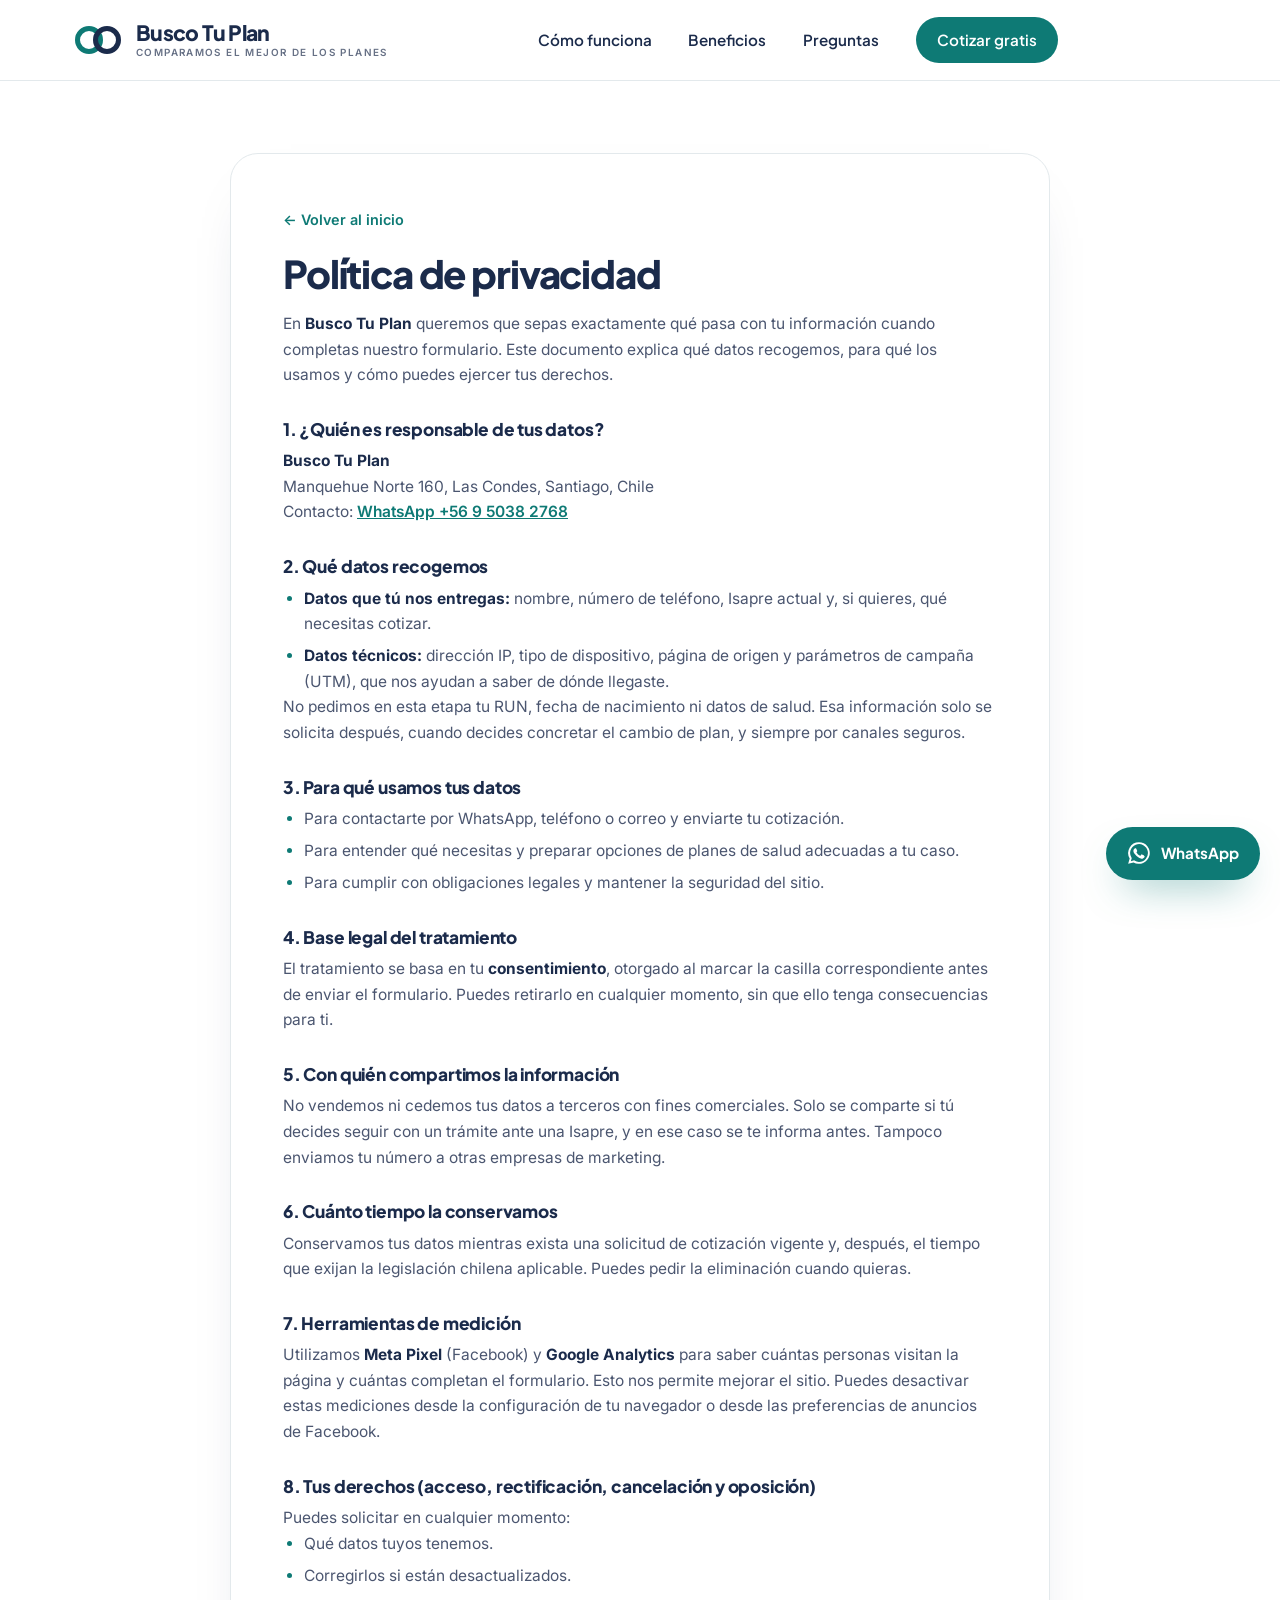
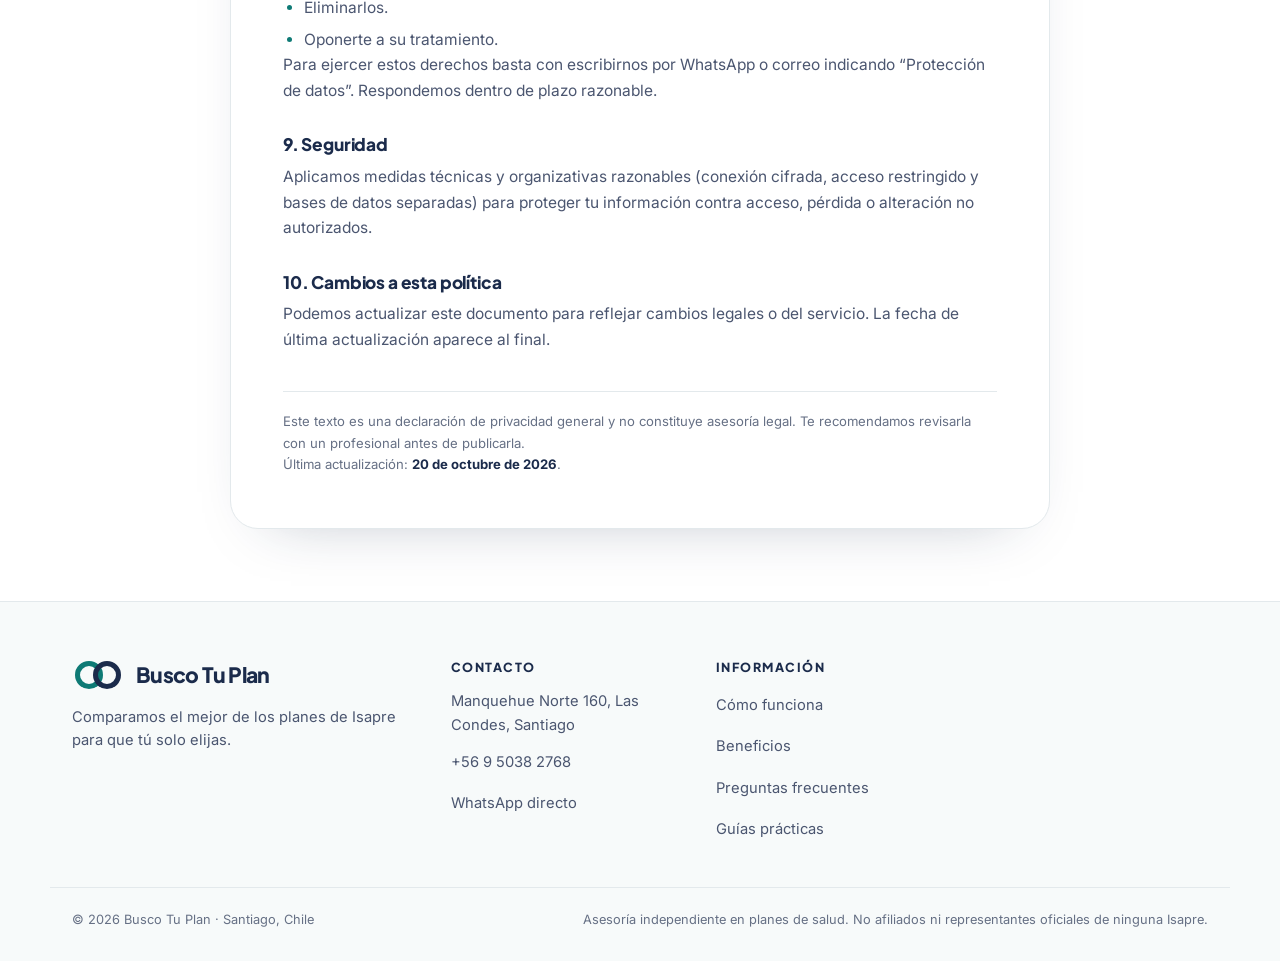
<file: privacidad.html>
<!doctype html>
<html lang="es-CL">
<head>
<meta charset="utf-8">
<meta name="viewport" content="width=device-width, initial-scale=1, viewport-fit=cover">
<title>Política de privacidad | Busco Tu Plan</title>
<meta name="description" content="Cómo recogemos, usamos y protegemos tus datos personales en Busco Tu Plan.">
<meta name="robots" content="noindex, follow">
<meta name="theme-color" content="#0E7A75">
<link rel="icon" href="assets/img/favicon-64.png" type="image/png">
<link rel="apple-touch-icon" href="assets/img/touch-icon-180.png">

<!-- Tipografía: Plus Jakarta Sans (títulos) + Inter (texto) -->
<link rel="preconnect" href="https://fonts.googleapis.com">
<link rel="preconnect" href="https://fonts.gstatic.com" crossorigin>
<link rel="preload" as="style" href="https://fonts.googleapis.com/css2?family=Plus+Jakarta+Sans:wght@600;700;800&family=Inter:wght@400;500;600;700&display=swap">
<link rel="stylesheet" href="https://fonts.googleapis.com/css2?family=Plus+Jakarta+Sans:wght@600;700;800&family=Inter:wght@400;500;600;700&display=swap">

<link rel="stylesheet" href="assets/css/styles.css?v=20261028c">
<script src="assets/js/ga.js?v=20261020g" defer></script>
</head>
<body>

<header class="site-header" id="top">
  <div class="container header-inner">
    <a class="brand" href="index.html">
      <svg class="brand-mark" viewBox="0 0 52 30" width="52" height="30" aria-hidden="true">
        <circle cx="17" cy="15" r="11.5" fill="none" stroke="#0E7A75" stroke-width="5"/>
        <circle cx="35" cy="15" r="11.5" fill="none" stroke="#1B2B4B" stroke-width="5"/>
      </svg>
      <span class="brand-text">
        <strong>Busco Tu Plan</strong>
        <small>Comparamos el mejor de los planes</small>
      </span>
    </a>

    <nav class="nav" id="nav" aria-label="Principal">
      <a href="index.html#como-funciona">Cómo funciona</a>
      <a href="index.html#beneficios">Beneficios</a>
      <a href="index.html#preguntas">Preguntas</a>
      <a class="btn btn-primary btn-sm" href="index.html#cotizar">Cotizar gratis</a>
    </nav>

    <button class="nav-toggle" id="nav-toggle" aria-expanded="false" aria-controls="nav" aria-label="Abrir menú">
      <span></span><span></span><span></span>
    </button>
  </div>
</header>

<main class="legal">
  <div class="container">
    <div class="legal-card">
      <a class="volver" href="index.html">← Volver al inicio</a>

      <h1>Política de privacidad</h1>
      <p>En <strong>Busco Tu Plan</strong> queremos que sepas exactamente qué pasa con tu
        información cuando completas nuestro formulario. Este documento explica qué datos
        recogemos, para qué los usamos y cómo puedes ejercer tus derechos.</p>

      <h2>1. ¿Quién es responsable de tus datos?</h2>
      <p><strong>Busco Tu Plan</strong><br>
        Manquehue Norte 160, Las Condes, Santiago, Chile<br>
        Contacto: <a href="https://wa.me/56950382768" target="_blank" rel="noopener">WhatsApp +56 9 5038 2768</a></p>

      <h2>2. Qué datos recogemos</h2>
      <ul>
        <li><strong>Datos que tú nos entregas:</strong> nombre, número de teléfono, Isapre
          actual y, si quieres, qué necesitas cotizar.</li>
        <li><strong>Datos técnicos:</strong> dirección IP, tipo de dispositivo, página de
          origen y parámetros de campaña (UTM), que nos ayudan a saber de dónde llegaste.</li>
      </ul>
      <p>No pedimos en esta etapa tu RUN, fecha de nacimiento ni datos de salud. Esa
        información solo se solicita después, cuando decides concretar el cambio de plan,
        y siempre por canales seguros.</p>

      <h2>3. Para qué usamos tus datos</h2>
      <ul>
        <li>Para contactarte por WhatsApp, teléfono o correo y enviarte tu cotización.</li>
        <li>Para entender qué necesitas y preparar opciones de planes de salud adecuadas a tu caso.</li>
        <li>Para cumplir con obligaciones legales y mantener la seguridad del sitio.</li>
      </ul>

      <h2>4. Base legal del tratamiento</h2>
      <p>El tratamiento se basa en tu <strong>consentimiento</strong>, otorgado al marcar la
        casilla correspondiente antes de enviar el formulario. Puedes retirarlo en
        cualquier momento, sin que ello tenga consecuencias para ti.</p>

      <h2>5. Con quién compartimos la información</h2>
      <p>No vendemos ni cedemos tus datos a terceros con fines comerciales. Solo se
        comparte si tú decides seguir con un trámite ante una Isapre, y en ese caso se te
        informa antes. Tampoco enviamos tu número a otras empresas de marketing.</p>

      <h2>6. Cuánto tiempo la conservamos</h2>
      <p>Conservamos tus datos mientras exista una solicitud de cotización vigente y,
        después, el tiempo que exijan la legislación chilena aplicable. Puedes pedir la
        eliminación cuando quieras.</p>

      <h2>7. Herramientas de medición</h2>
      <p>Utilizamos <strong>Meta Pixel</strong> (Facebook) y <strong>Google Analytics</strong>
        para saber cuántas personas visitan la página y cuántas completan el formulario.
        Esto nos permite mejorar el sitio. Puedes desactivar estas mediciones desde la
        configuración de tu navegador o desde las preferencias de anuncios de Facebook.</p>

      <h2>8. Tus derechos (acceso, rectificación, cancelación y oposición)</h2>
      <p>Puedes solicitar en cualquier momento:</p>
      <ul>
        <li>Qué datos tuyos tenemos.</li>
        <li>Corregirlos si están desactualizados.</li>
        <li>Eliminarlos.</li>
        <li>Oponerte a su tratamiento.</li>
      </ul>
      <p>Para ejercer estos derechos basta con escribirnos por WhatsApp o correo indicando
        “Protección de datos”. Respondemos dentro de plazo razonable.</p>

      <h2>9. Seguridad</h2>
      <p>Aplicamos medidas técnicas y organizativas razonables (conexión cifrada, acceso
        restringido y bases de datos separadas) para proteger tu información contra acceso,
        pérdida o alteración no autorizados.</p>

      <h2>10. Cambios a esta política</h2>
      <p>Podemos actualizar este documento para reflejar cambios legales o del servicio.
        La fecha de última actualización aparece al final.</p>

      <p class="meta">
        Este texto es una declaración de privacidad general y no constituye asesoría
        legal. Te recomendamos revisarla con un profesional antes de publicarla.<br>
        Última actualización: <strong>20 de octubre de 2026</strong>.
      </p>
    </div>
  </div>
</main>

<footer class="site-footer">
  <div class="container foot-grid">
    <div class="foot-brand">
      <a class="brand" href="index.html">
        <svg class="brand-mark" viewBox="0 0 52 30" width="52" height="30" aria-hidden="true">
          <circle cx="17" cy="15" r="11.5" fill="none" stroke="#0E7A75" stroke-width="5"/>
          <circle cx="35" cy="15" r="11.5" fill="none" stroke="#1B2B4B" stroke-width="5"/>
        </svg>
        <span class="brand-text">
          <strong>Busco Tu Plan</strong>
        </span>
      </a>
      <p>Comparamos el mejor de los planes de Isapre para que tú solo elijas.</p>
    </div>

    <div class="foot-col">
      <h3>Contacto</h3>
      <ul>
        <li>Manquehue Norte 160, Las Condes, Santiago</li>
        <li><a href="tel:+56950382768">+56 9 5038 2768</a></li>
        <li><a href="https://wa.me/56950382768" target="_blank" rel="noopener"
                 data-wa="Hola, quiero cotizar mi plan de Isapre." data-wa-lugar="pie-privacidad">WhatsApp directo</a></li>
      </ul>
    </div>

    <div class="foot-col">
      <h3>Información</h3>
      <ul>
        <li><a href="index.html#como-funciona">Cómo funciona</a></li>
        <li><a href="index.html#beneficios">Beneficios</a></li>
        <li><a href="index.html#preguntas">Preguntas frecuentes</a></li>
        <li><a href="index.html#guias">Guías prácticas</a></li>
      </ul>
    </div>
  </div>

  <div class="container foot-bottom">
    <p>© <span id="year">2026</span> Busco Tu Plan · Santiago, Chile</p>
    <p>Asesoría independiente en planes de salud. No afiliados ni representantes
      oficiales de ninguna Isapre.</p>
  </div>
</footer>

<a class="wa-fab" href="https://wa.me/56950382768" target="_blank" rel="noopener"
   data-wa="Hola, quiero cotizar mi plan de Isapre." data-wa-lugar="fab-privacidad" aria-label="Escríbenos por WhatsApp">
  <svg viewBox="0 0 24 24" width="26" height="26" aria-hidden="true"><path fill="currentColor" d="M12 2a10 10 0 0 0-8.6 15.1L2 22l5-1.3A10 10 0 1 0 12 2m0 18.2a8.2 8.2 0 0 1-4.2-1.2l-.3-.2-3 .8.8-2.9-.2-.3A8.2 8.2 0 1 1 12 20.2m4.6-6.1c-.3-.1-1.5-.7-1.7-.8s-.4-.1-.6.1-.7.8-.8 1-.3.2-.5.1a6.7 6.7 0 0 1-3.3-2.9c-.2-.4.2-.4.6-1.2.1-.2 0-.4 0-.5l-.8-1.8c-.2-.4-.4-.4-.6-.4h-.5a1 1 0 0 0-.7.3 2.9 2.9 0 0 0-.9 2.1 5 5 0 0 0 1.1 2.7 11.4 11.4 0 0 0 4.4 3.8c1.6.7 2.2.7 3 .6a2.6 2.6 0 0 0 1.7-1.2 2.1 2.1 0 0 0 .1-1.2c0-.1-.2-.2-.5-.3"/></svg>
  <span>WhatsApp</span>
</a>

<script src="assets/js/main.js?v=20261030a" defer></script>
</body>
</html>
</file>
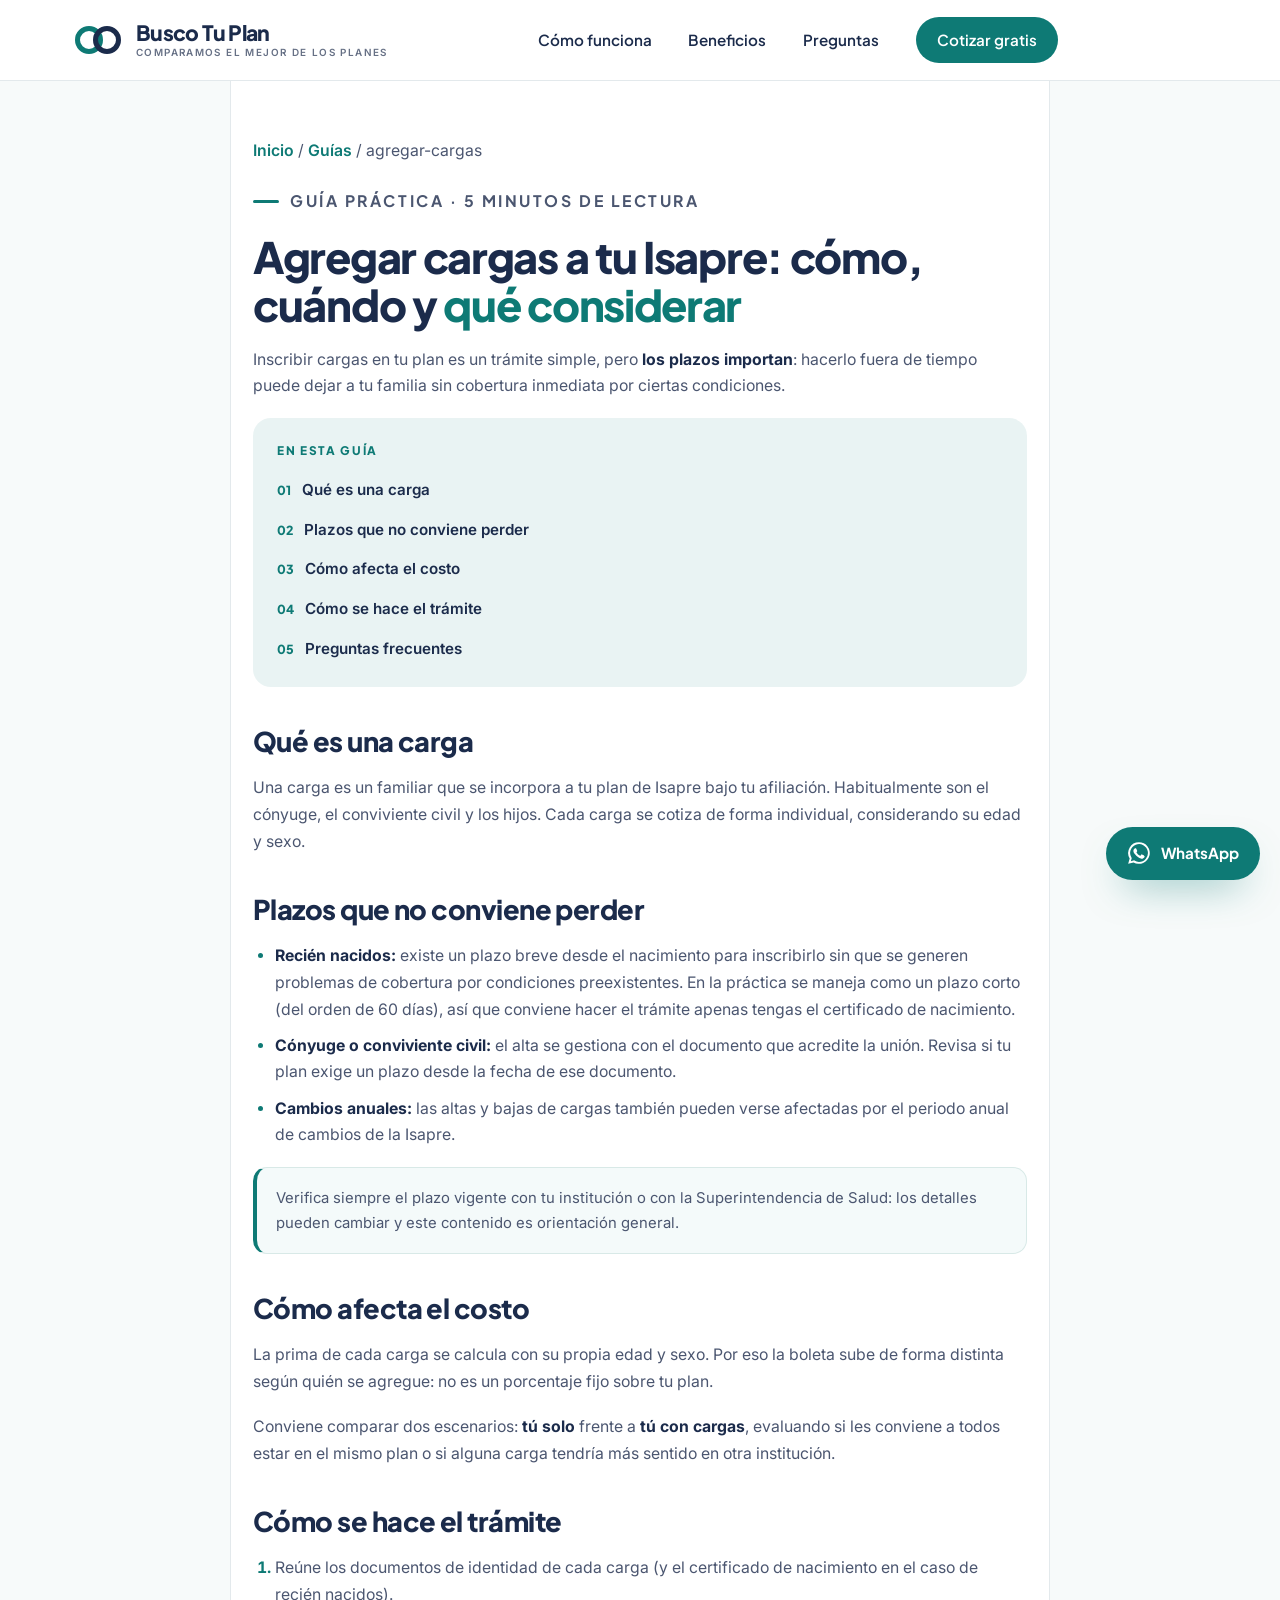
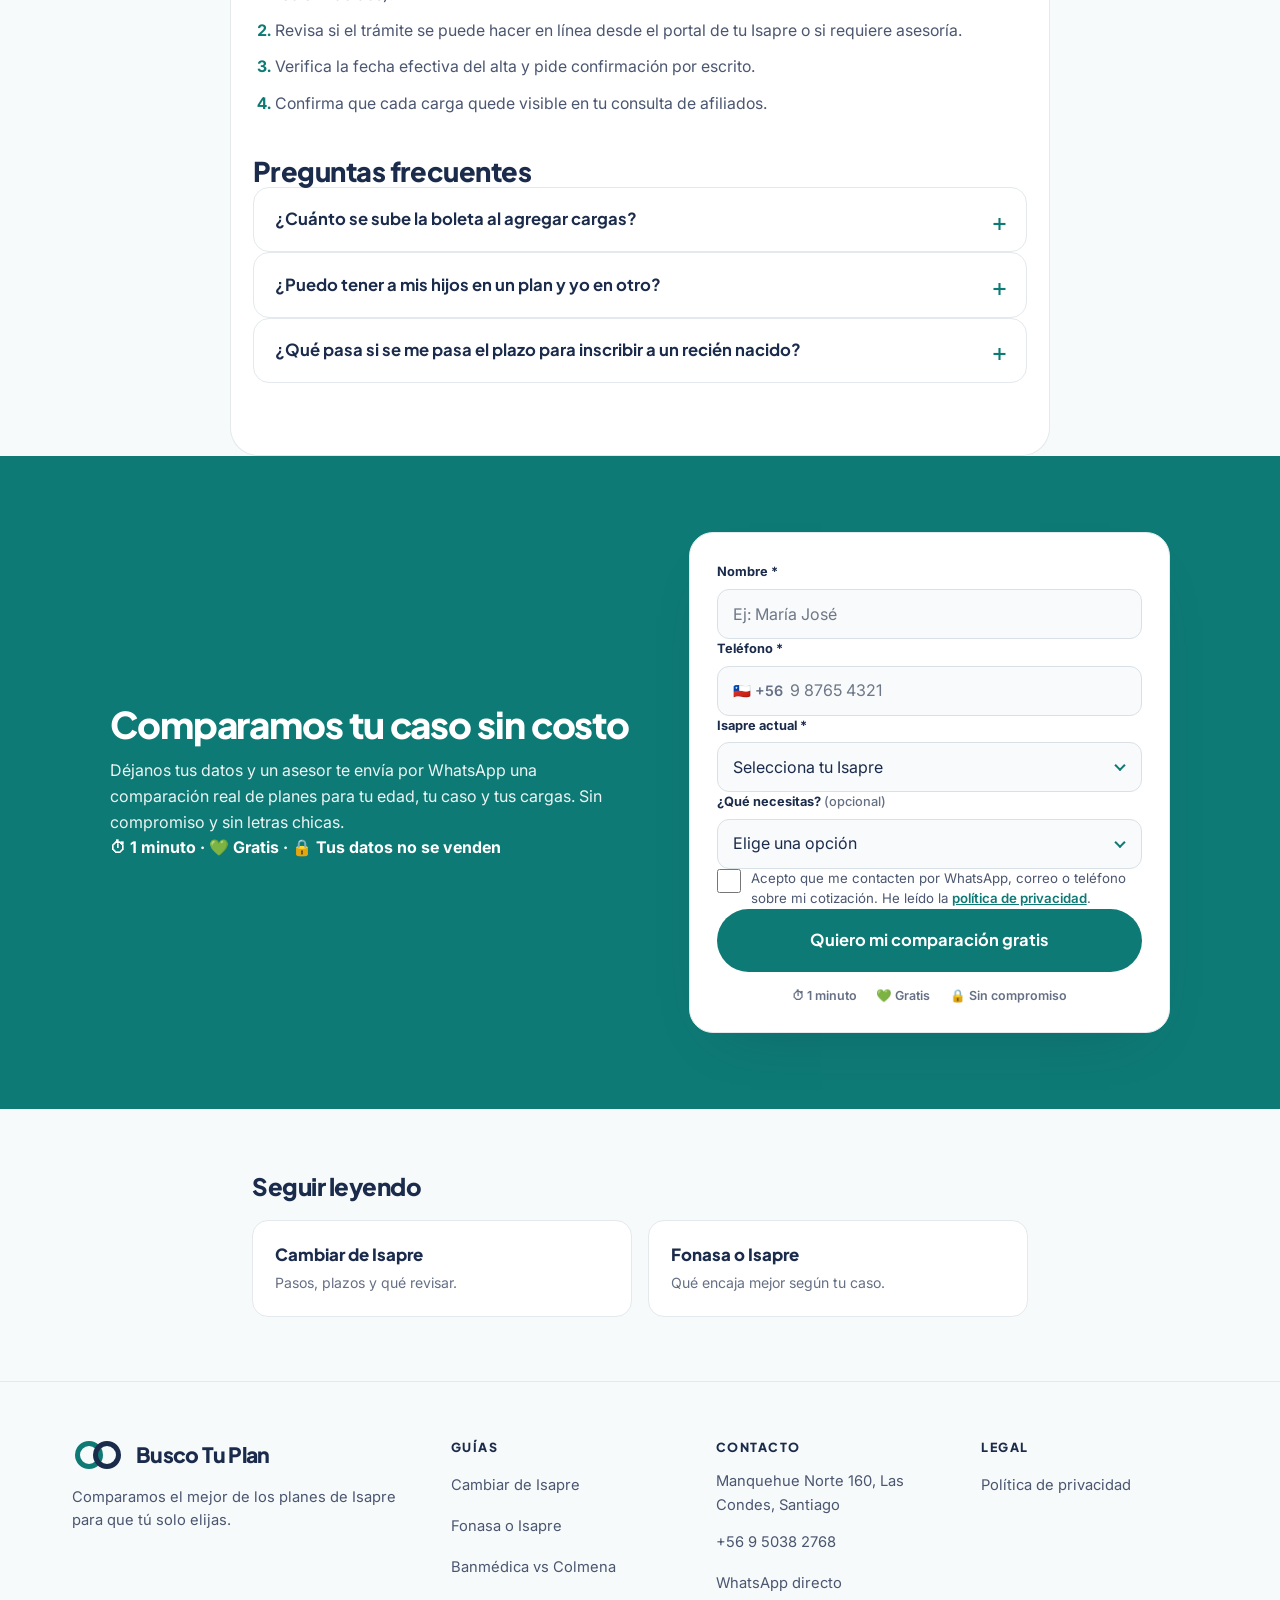
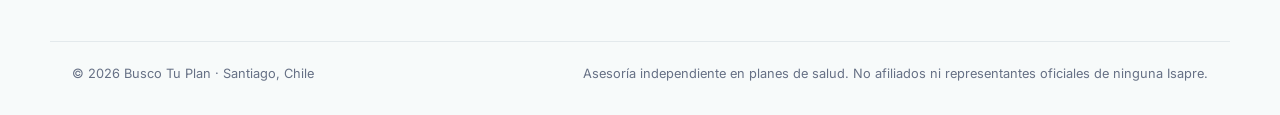
<file: guias/agregar-cargas.html>
<!doctype html>
<html lang="es-CL">
<head>
<meta charset="utf-8">
<meta name="viewport" content="width=device-width, initial-scale=1, viewport-fit=cover">
<title>Agregar cargas a tu Isapre: cómo, cuándo y qué considerar | Busco Tu Plan</title>
<meta name="description" content="Cómo agregar cónyuge, hijos o conviviente civil a tu Isapre: plazos importantes, costos, documentos y errores comunes al inscribir cargas.">
<link rel="canonical" href="https://www.buscotuplan.cl/guias/agregar-cargas.html">
<link rel="icon" href="../assets/img/favicon-64.png" type="image/png">
<link rel="apple-touch-icon" href="../assets/img/touch-icon-180.png">
<meta property="og:type" content="article">
<meta property="og:site_name" content="Busco Tu Plan">
<meta property="og:title" content="Agregar cargas a tu Isapre: cómo, cuándo y qué considerar | Busco Tu Plan">
<meta property="og:description" content="Cómo agregar cónyuge, hijos o conviviente civil a tu Isapre: plazos importantes, costos, documentos y errores comunes al inscribir cargas.">
<meta property="og:url" content="https://www.buscotuplan.cl/guias/agregar-cargas.html">
<meta property="og:image" content="https://www.buscotuplan.cl/assets/img/logo.webp">
<meta name="twitter:card" content="summary_large_image">
<meta name="robots" content="index, follow">
<link rel="preconnect" href="https://fonts.googleapis.com">
<link rel="preconnect" href="https://fonts.gstatic.com" crossorigin>
<link rel="stylesheet" href="https://fonts.googleapis.com/css2?family=Plus+Jakarta+Sans:wght@600;700;800&family=Inter:wght@400;500;600;700&display=swap">
<link rel="stylesheet" href="../assets/css/styles.css?v=20261028c">
<script src="../assets/js/ga.js?v=20261020g" defer></script>
<script type="application/ld+json">
{
    "@context": "https://schema.org",
    "@type": "FAQPage",
    "mainEntity": [
        {
            "@type": "Question",
            "name": "¿Cuánto se sube la boleta al agregar cargas?",
            "acceptedAnswer": {
                "@type": "Answer",
                "text": "Depende de la edad y el sexo de cada carga: no es un porcentaje fijo. Pide una simulación con tus datos reales."
            }
        },
        {
            "@type": "Question",
            "name": "¿Puedo tener a mis hijos en un plan y yo en otro?",
            "acceptedAnswer": {
                "@type": "Answer",
                "text": "Sí, cada persona puede estar afiliada en una institución distinta, evaluando qué le conviene a cada una."
            }
        },
        {
            "@type": "Question",
            "name": "¿Qué pasa si se me pasa el plazo para inscribir a un recién nacido?",
            "acceptedAnswer": {
                "@type": "Answer",
                "text": "Puede haber consecuencias de cobertura. Ante la duda, gestiona el alta cuanto antes y consulta las condiciones vigentes."
            }
        }
    ]
}
</script>
</head>
<body class="pagina-guia">

<header class="site-header" id="top">
  <div class="container header-inner">
    <a class="brand" href="../index.html">
      <svg class="brand-mark" viewBox="0 0 52 30" width="52" height="30" aria-hidden="true">
        <circle cx="17" cy="15" r="11.5" fill="none" stroke="#0E7A75" stroke-width="5"/>
        <circle cx="35" cy="15" r="11.5" fill="none" stroke="#1B2B4B" stroke-width="5"/>
      </svg>
      <span class="brand-text">
        <strong>Busco Tu Plan</strong>
        <small>Comparamos el mejor de los planes</small>
      </span>
    </a>

    <nav class="nav" id="nav" aria-label="Principal">
      <a href="../index.html#como-funciona">C&oacute;mo funciona</a>
      <a href="../index.html#beneficios">Beneficios</a>
      <a href="../index.html#preguntas">Preguntas</a>
      <a class="btn btn-primary btn-sm" href="#cotizar">Cotizar gratis</a>
    </nav>

    <button class="nav-toggle" id="nav-toggle" aria-expanded="false" aria-controls="nav" aria-label="Abrir men&uacute;">
      <span></span><span></span><span></span>
    </button>
  </div>
</header>

<main>
<article class="guia">

  <p class="migas"><a href="../index.html">Inicio</a> / <a href="../index.html#guias">Guías</a> / agregar-cargas</p>

  <p class="eyebrow"><span class="dot"></span> Guía práctica · 5 minutos de lectura</p>

  <h1>Agregar cargas a tu Isapre: cómo, cuándo y <span>qué considerar</span></h1>

  <p class="entrada">Inscribir cargas en tu plan es un trámite simple, pero <strong>los plazos importan</strong>: hacerlo fuera de tiempo puede dejar a tu familia sin cobertura inmediata por ciertas condiciones.</p>

  <div class="guia-indice">
    <p>En esta guía</p>
    <ol>
      <li><a href="#que-es">Qué es una carga</a></li>
      <li><a href="#plazos">Plazos que no conviene perder</a></li>
      <li><a href="#costo">Cómo afecta el costo</a></li>
      <li><a href="#como">Cómo se hace el trámite</a></li>
      <li><a href="#preguntas">Preguntas frecuentes</a></li>
    </ol>
  </div>

  <h2 id="que-es">Qué es una carga</h2>
  <p>Una carga es un familiar que se incorpora a tu plan de Isapre bajo tu afiliación. Habitualmente son el cónyuge, el conviviente civil y los hijos. Cada carga se cotiza de forma individual, considerando su edad y sexo.</p>

  <h2 id="plazos">Plazos que no conviene perder</h2>
  <ul>
    <li><strong>Recién nacidos:</strong> existe un plazo breve desde el nacimiento para inscribirlo sin que se generen problemas de cobertura por condiciones preexistentes. En la práctica se maneja como un plazo corto (del orden de 60 días), así que conviene hacer el trámite apenas tengas el certificado de nacimiento.</li>
    <li><strong>Cónyuge o conviviente civil:</strong> el alta se gestiona con el documento que acredite la unión. Revisa si tu plan exige un plazo desde la fecha de ese documento.</li>
    <li><strong>Cambios anuales:</strong> las altas y bajas de cargas también pueden verse afectadas por el periodo anual de cambios de la Isapre.</li>
  </ul>

  <div class="guia-cita">
    <p>Verifica siempre el plazo vigente con tu institución o con la Superintendencia de Salud: los detalles pueden cambiar y este contenido es orientación general.</p>
  </div>

  <h2 id="costo">Cómo afecta el costo</h2>
  <p>La prima de cada carga se calcula con su propia edad y sexo. Por eso la boleta sube de forma distinta según quién se agregue: no es un porcentaje fijo sobre tu plan.</p>
  <p>Conviene comparar dos escenarios: <strong>tú solo</strong> frente a <strong>tú con cargas</strong>, evaluando si les conviene a todos estar en el mismo plan o si alguna carga tendría más sentido en otra institución.</p>

  <h2 id="como">Cómo se hace el trámite</h2>
  <ol>
    <li>Reúne los documentos de identidad de cada carga (y el certificado de nacimiento en el caso de recién nacidos).</li>
    <li>Revisa si el trámite se puede hacer en línea desde el portal de tu Isapre o si requiere asesoría.</li>
    <li>Verifica la fecha efectiva del alta y pide confirmación por escrito.</li>
    <li>Confirma que cada carga quede visible en tu consulta de afiliados.</li>
  </ol>

  <h2 id="preguntas">Preguntas frecuentes</h2>
  
  <details class="faq-item">
    <summary>¿Cuánto se sube la boleta al agregar cargas?</summary>
    <p>Depende de la edad y el sexo de cada carga: no es un porcentaje fijo. Pide una simulación con tus datos reales.</p>
  </details>

  <details class="faq-item">
    <summary>¿Puedo tener a mis hijos en un plan y yo en otro?</summary>
    <p>Sí, cada persona puede estar afiliada en una institución distinta, evaluando qué le conviene a cada una.</p>
  </details>

  <details class="faq-item">
    <summary>¿Qué pasa si se me pasa el plazo para inscribir a un recién nacido?</summary>
    <p>Puede haber consecuencias de cobertura. Ante la duda, gestiona el alta cuanto antes y consulta las condiciones vigentes.</p>
  </details>

  </article>

<!-- ============================================================ CTA -->
<section class="cta-guia" id="cotizar">
  <div class="cta-guia-in">
    <div>
      <h2>Comparamos tu caso sin costo</h2>
      <p>Déjanos tus datos y un asesor te envía por WhatsApp una comparación real de planes para tu edad,
      tu caso y tus cargas. Sin compromiso y sin letras chicas.</p>
      <p><strong>⏱ 1 minuto · 💚 Gratis · 🔒 Tus datos no se venden</strong></p>
    </div>

    <div class="form-card">
      <form class="lead-form" id="form-hero" novalidate>
        <input type="text" name="website" class="hp" tabindex="-1" autocomplete="off" aria-hidden="true">
        <input type="hidden" name="ts" value="">
        <input type="hidden" name="origen" value="guia-agregar-cargas">
        <input type="hidden" name="utm_source" value="">
        <input type="hidden" name="utm_medium" value="">
        <input type="hidden" name="utm_campaign" value="">
        <input type="hidden" name="utm_content" value="">
        <input type="hidden" name="utm_term" value="">
        <input type="hidden" name="referrer" value="">
        <input type="hidden" name="landing_url" value="">

        <div class="field">
          <label for="f-nombre">Nombre <span aria-hidden="true">*</span></label>
          <input type="text" id="f-nombre" name="nombre" placeholder="Ej: María José" autocomplete="given-name" maxlength="120" required>
          <p class="field-error" data-error-for="nombre" role="alert"></p>
        </div>

        <div class="field">
          <label for="f-telefono">Teléfono <span aria-hidden="true">*</span></label>
          <div class="phone-wrap">
            <span class="phone-prefix" aria-hidden="true">🇨🇱 +56</span>
            <input type="tel" id="f-telefono" name="telefono" placeholder="9 8765 4321" inputmode="numeric" autocomplete="tel-national" maxlength="14" required>
          </div>
          <p class="field-error" data-error-for="telefono" role="alert"></p>
        </div>

        <div class="field">
          <label for="f-isapre">Isapre actual <span aria-hidden="true">*</span></label>
          <div class="select-wrap">
            <select id="f-isapre" name="isapre_actual" required>
              <option value="">Selecciona tu Isapre</option>
              <option>Colmena</option><option>Consalud</option><option>Banmédica</option>
              <option>Cruz Blanca</option><option>Vida Tres</option><option>Fundación</option>
              <option>Masculina</option><option>Particular</option>
              <option>Mutualidad / FONASA</option><option>No tengo / No sé</option>
            </select>
          </div>
          <p class="field-error" data-error-for="isapre_actual" role="alert"></p>
        </div>

        <div class="field">
          <label for="f-necesidad">¿Qué necesitas? <span class="opt">(opcional)</span></label>
          <div class="select-wrap">
            <select id="f-necesidad" name="necesidad">
              <option value="">Elige una opción</option>
              <option>Ahorrar en mi plan actual</option>
              <option>Cambiar de Isapre</option>
              <option>Cotizar para mi familia</option>
              <option>Agregar cargas (hijos o cónyuge)</option>
              <option>No tengo plan todavía</option>
              <option>No sé, necesito orientación</option>
            </select>
          </div>
        </div>

        <label class="check">
          <input type="checkbox" name="consent" value="1" required>
          <span>Acepto que me contacten por WhatsApp, correo o teléfono sobre mi
            cotización. He leído la <a href="../privacidad.html" target="_blank" rel="noopener">política de privacidad</a>.</span>
        </label>
        <p class="field-error" data-error-for="consent" role="alert"></p>

        <button type="submit" class="btn btn-primary btn-block btn-lg">
          <span class="btn-label">Quiero mi comparación gratis</span>
          <span class="btn-loading" aria-hidden="true">Enviando…</span>
        </button>
        <p class="form-micro"><span>⏱ 1 minuto</span><span>💚 Gratis</span><span>🔒 Sin compromiso</span></p>
      </form>

      <div class="form-success" id="success-hero" hidden>
        <div class="success-icon" aria-hidden="true">
          <svg viewBox="0 0 24 24" width="34" height="34"><path fill="currentColor" d="M9 16.2 4.8 12l-1.4 1.4L9 19 21 7l-1.4-1.4z"/></svg>
        </div>
        <h3>¡Listo! Recibimos tus datos</h3>
        <p class="success-msg">Te escribiremos por WhatsApp muy pronto con tu comparación de planes.</p>
        <a class="btn btn-wa btn-block btn-lg" data-wa-lugar="exito-guia" href="https://wa.me/56950382768" target="_blank" rel="noopener">
          Continuar ahora por WhatsApp
        </a>
        <button type="button" class="link-btn" data-reset>Enviar otro formulario</button>
      </div>
    </div>
  </div>
</section>

<!-- ============================================================ RELACIONADAS -->
<section class="guias-relacionadas">
  <h2>Seguir leyendo</h2>
  <div class="tarjetas-guias">
    <a class="tarjeta-guia" href="cambiar-de-isapre.html">
      <strong>Cambiar de Isapre</strong>
      <span>Pasos, plazos y qué revisar.</span>
    </a>
    <a class="tarjeta-guia" href="fonasa-o-isapre.html">
      <strong>Fonasa o Isapre</strong>
      <span>Qué encaja mejor según tu caso.</span>
    </a>
  </div>
</section>

</main>

<footer class="site-footer">
  <div class="container foot-grid">
    <div class="foot-brand">
      <a class="brand" href="../index.html">
        <svg class="brand-mark" viewBox="0 0 52 30" width="52" height="30" aria-hidden="true">
          <circle cx="17" cy="15" r="11.5" fill="none" stroke="#0E7A75" stroke-width="5"/>
          <circle cx="35" cy="15" r="11.5" fill="none" stroke="#1B2B4B" stroke-width="5"/>
        </svg>
        <span class="brand-text">
          <strong>Busco Tu Plan</strong>
        </span>
      </a>
      <p>Comparamos el mejor de los planes de Isapre para que t&uacute; solo elijas.</p>
    </div>

    <div class="foot-col">
      <h3>Gu&iacute;as</h3>
      <ul>

        <li><a href="cambiar-de-isapre.html">Cambiar de Isapre</a></li>
        <li><a href="fonasa-o-isapre.html">Fonasa o Isapre</a></li>
        <li><a href="banmedica-vs-colmena.html">Banmédica vs Colmena</a></li>
      
      </ul>
    </div>

    <div class="foot-col">
      <h3>Contacto</h3>
      <ul>
        <li>Manquehue Norte 160, Las Condes, Santiago</li>
        <li><a href="tel:+56950382768">+56 9 5038 2768</a></li>
        <li><a href="https://wa.me/56950382768" target="_blank" rel="noopener"
                 data-wa="Hola, quiero cotizar mi plan de Isapre." data-wa-lugar="pie-guia">WhatsApp directo</a></li>
      </ul>
    </div>

    <div class="foot-col">
      <h3>Legal</h3>
      <ul>
        <li><a href="../privacidad.html">Pol&iacute;tica de privacidad</a></li>
      </ul>
    </div>
  </div>

  <div class="container foot-bottom">
    <p>&copy; <span id="year">2026</span> Busco Tu Plan &middot; Santiago, Chile</p>
    <p>Asesor&iacute;a independiente en planes de salud. No afiliados ni representantes
      oficiales de ninguna Isapre.</p>
  </div>
</footer>

<!-- ================================================================ FAB WHATSAPP -->
<a class="wa-fab" href="https://wa.me/56950382768" target="_blank" rel="noopener"
   data-wa="Hola, quiero cotizar mi plan de Isapre." data-wa-lugar="fab-guia" aria-label="Escr&iacute;benos por WhatsApp">
  <svg viewBox="0 0 24 24" width="26" height="26" aria-hidden="true"><path fill="currentColor" d="M12 2a10 10 0 0 0-8.6 15.1L2 22l5-1.3A10 10 0 1 0 12 2m0 18.2a8.2 8.2 0 0 1-4.2-1.2l-.3-.2-3 .8.8-2.9-.2-.3A8.2 8.2 0 1 1 12 20.2m4.6-6.1c-.3-.1-1.5-.7-1.7-.8s-.4-.1-.6.1-.7.8-.8 1-.3.2-.5.1a6.7 6.7 0 0 1-3.3-2.9c-.2-.4.2-.4.6-1.2.1-.2 0-.4 0-.5l-.8-1.8c-.2-.4-.4-.4-.6-.4h-.5a1 1 0 0 0-.7.3 2.9 2.9 0 0 0-.9 2.1 5 5 0 0 0 1.1 2.7 11.4 11.4 0 0 0 4.4 3.8c1.6.7 2.2.7 3 .6a2.6 2.6 0 0 0 1.7-1.2 2.1 2.1 0 0 0 .1-1.2c0-.1-.2-.2-.5-.3"/></svg>
  <span>WhatsApp</span>
</a>
<script src="../assets/js/main.js?v=20261030a" defer></script>
</body>
</html>
</file>
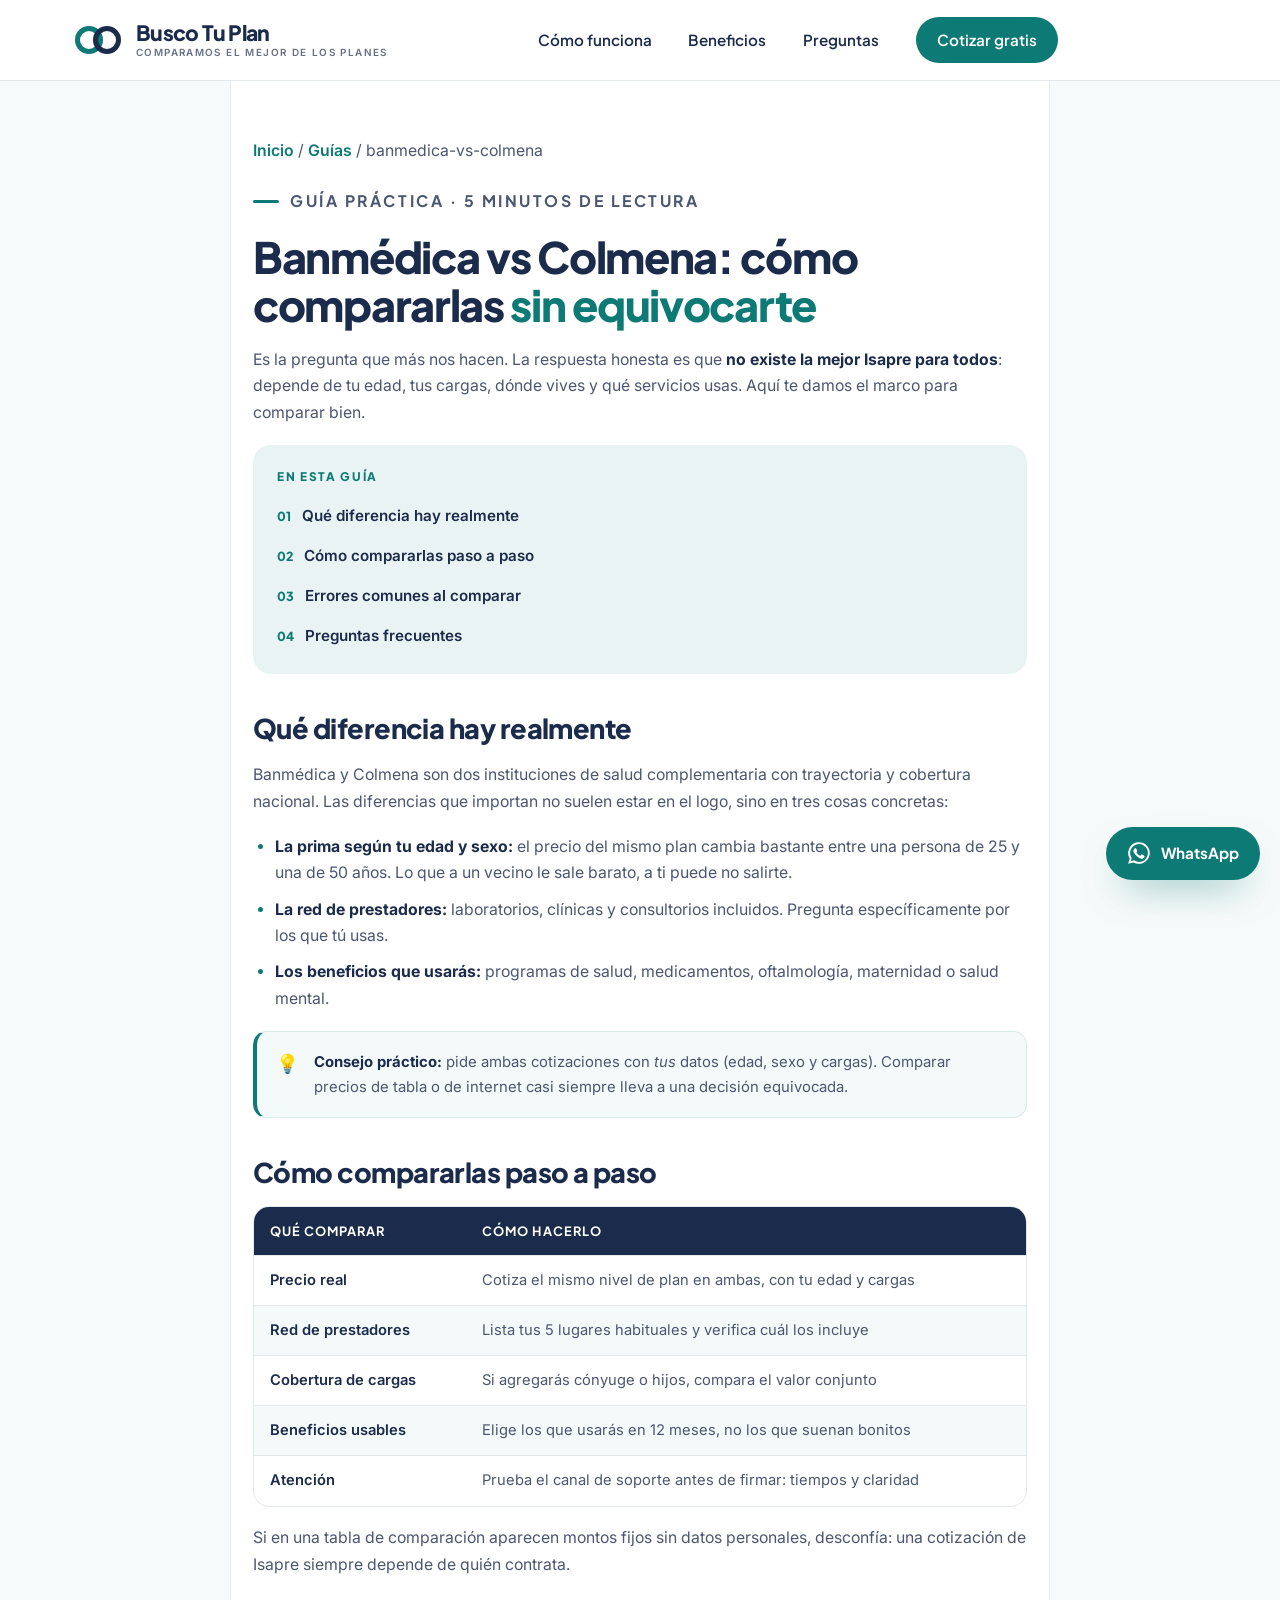
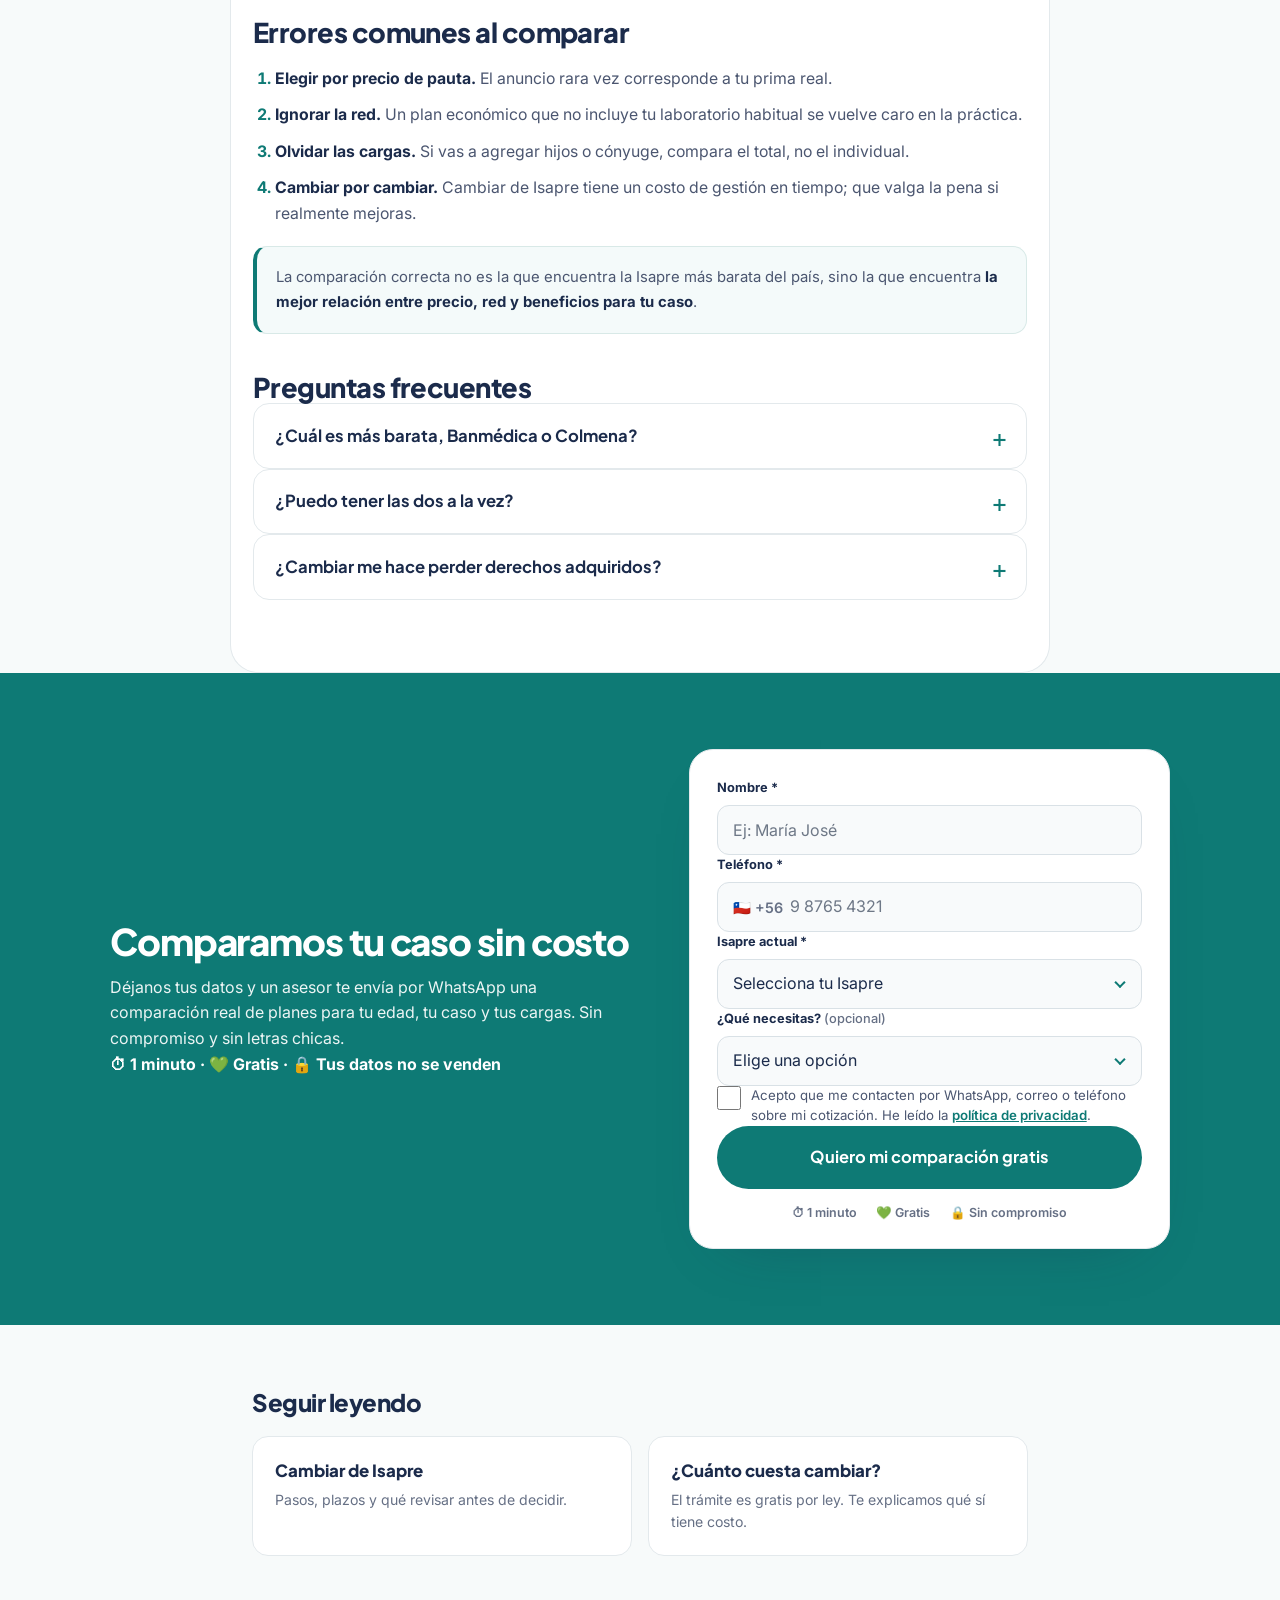
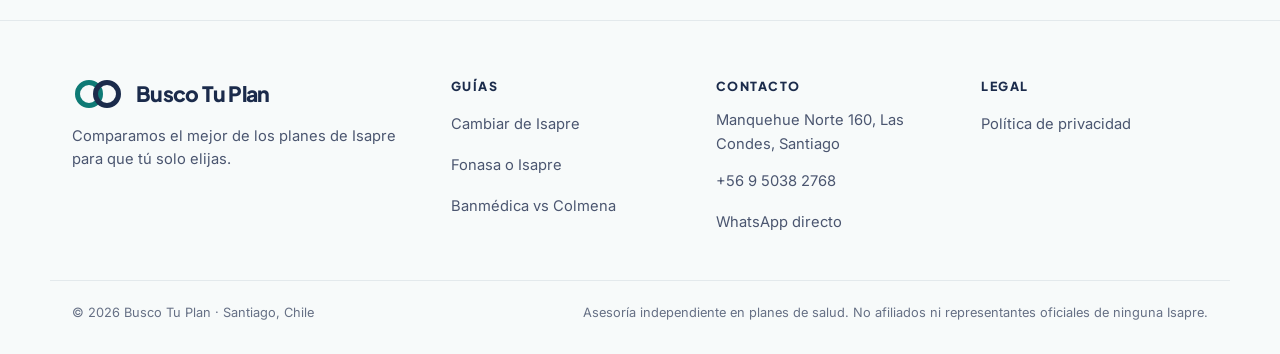
<file: guias/banmedica-vs-colmena.html>
<!doctype html>
<html lang="es-CL">
<head>
<meta charset="utf-8">
<meta name="viewport" content="width=device-width, initial-scale=1, viewport-fit=cover">
<title>Banmédica vs Colmena: cómo compararlas sin equivocarte | Busco Tu Plan</title>
<meta name="description" content="Banmédica o Colmena: qué diferencias hay de verdad, cómo comparar precio y red de prestadores, y qué revisar antes de decidir.">
<link rel="canonical" href="https://www.buscotuplan.cl/guias/banmedica-vs-colmena.html">
<link rel="icon" href="../assets/img/favicon-64.png" type="image/png">
<link rel="apple-touch-icon" href="../assets/img/touch-icon-180.png">
<meta property="og:type" content="article">
<meta property="og:site_name" content="Busco Tu Plan">
<meta property="og:title" content="Banmédica vs Colmena: cómo compararlas sin equivocarte | Busco Tu Plan">
<meta property="og:description" content="Banmédica o Colmena: qué diferencias hay de verdad, cómo comparar precio y red de prestadores, y qué revisar antes de decidir.">
<meta property="og:url" content="https://www.buscotuplan.cl/guias/banmedica-vs-colmena.html">
<meta property="og:image" content="https://www.buscotuplan.cl/assets/img/logo.webp">
<meta name="twitter:card" content="summary_large_image">
<meta name="robots" content="index, follow">
<link rel="preconnect" href="https://fonts.googleapis.com">
<link rel="preconnect" href="https://fonts.gstatic.com" crossorigin>
<link rel="stylesheet" href="https://fonts.googleapis.com/css2?family=Plus+Jakarta+Sans:wght@600;700;800&family=Inter:wght@400;500;600;700&display=swap">
<link rel="stylesheet" href="../assets/css/styles.css?v=20261028c">
<script src="../assets/js/ga.js?v=20261020g" defer></script>
<script type="application/ld+json">
{
    "@context": "https://schema.org",
    "@type": "FAQPage",
    "mainEntity": [
        {
            "@type": "Question",
            "name": "¿Cuál es más barata, Banmédica o Colmena?",
            "acceptedAnswer": {
                "@type": "Answer",
                "text": "Depende de tu edad, sexo y plan. No existe una respuesta general: la prima se calcula por persona, así que hay que cotizar con tus datos."
            }
        },
        {
            "@type": "Question",
            "name": "¿Puedo tener las dos a la vez?",
            "acceptedAnswer": {
                "@type": "Answer",
                "text": "No: cada persona se afilia a una sola Isapre. Lo que sí puede existir es un plan complementario de salud privado, que es otro producto distinto."
            }
        },
        {
            "@type": "Question",
            "name": "¿Cambiar me hace perder derechos adquiridos?",
            "acceptedAnswer": {
                "@type": "Answer",
                "text": "No. Los derechos adquiridos se mantienen si el cambio se hace dentro de los plazos permitidos por la normativa."
            }
        }
    ]
}
</script>
</head>
<body class="pagina-guia">

<header class="site-header" id="top">
  <div class="container header-inner">
    <a class="brand" href="../index.html">
      <svg class="brand-mark" viewBox="0 0 52 30" width="52" height="30" aria-hidden="true">
        <circle cx="17" cy="15" r="11.5" fill="none" stroke="#0E7A75" stroke-width="5"/>
        <circle cx="35" cy="15" r="11.5" fill="none" stroke="#1B2B4B" stroke-width="5"/>
      </svg>
      <span class="brand-text">
        <strong>Busco Tu Plan</strong>
        <small>Comparamos el mejor de los planes</small>
      </span>
    </a>

    <nav class="nav" id="nav" aria-label="Principal">
      <a href="../index.html#como-funciona">C&oacute;mo funciona</a>
      <a href="../index.html#beneficios">Beneficios</a>
      <a href="../index.html#preguntas">Preguntas</a>
      <a class="btn btn-primary btn-sm" href="#cotizar">Cotizar gratis</a>
    </nav>

    <button class="nav-toggle" id="nav-toggle" aria-expanded="false" aria-controls="nav" aria-label="Abrir men&uacute;">
      <span></span><span></span><span></span>
    </button>
  </div>
</header>

<main>
<article class="guia">

  <p class="migas"><a href="../index.html">Inicio</a> / <a href="../index.html#guias">Guías</a> / banmedica-vs-colmena</p>

  <p class="eyebrow"><span class="dot"></span> Guía práctica · 5 minutos de lectura</p>

  <h1>Banmédica vs Colmena: cómo compararlas <span>sin equivocarte</span></h1>

  <p class="entrada">Es la pregunta que más nos hacen. La respuesta honesta es que <strong>no existe la mejor Isapre para todos</strong>: depende de tu edad, tus cargas, dónde vives y qué servicios usas. Aquí te damos el marco para comparar bien.</p>

  <div class="guia-indice">
    <p>En esta guía</p>
    <ol>
      <li><a href="#diferencias">Qué diferencia hay realmente</a></li>
      <li><a href="#comparar">Cómo compararlas paso a paso</a></li>
      <li><a href="#errores">Errores comunes al comparar</a></li>
      <li><a href="#preguntas">Preguntas frecuentes</a></li>
    </ol>
  </div>

  <h2 id="diferencias">Qué diferencia hay realmente</h2>
  <p>Banmédica y Colmena son dos instituciones de salud complementaria con trayectoria y cobertura nacional. Las diferencias que importan no suelen estar en el logo, sino en tres cosas concretas:</p>
  <ul>
    <li><strong>La prima según tu edad y sexo:</strong> el precio del mismo plan cambia bastante entre una persona de 25 y una de 50 años. Lo que a un vecino le sale barato, a ti puede no salirte.</li>
    <li><strong>La red de prestadores:</strong> laboratorios, clínicas y consultorios incluidos. Pregunta específicamente por los que tú usas.</li>
    <li><strong>Los beneficios que usarás:</strong> programas de salud, medicamentos, oftalmología, maternidad o salud mental.</li>
  </ul>

  <div class="guia-dato">
    <span class="ico" aria-hidden="true">💡</span>
    <p><strong>Consejo práctico:</strong> pide ambas cotizaciones con <em>tus</em> datos (edad, sexo y cargas). Comparar precios de tabla o de internet casi siempre lleva a una decisión equivocada.</p>
  </div>

  <h2 id="comparar">Cómo compararlas paso a paso</h2>
  <div class="tabla-wrap">
    <table class="guia-tabla">
      <thead><tr><th>Qué comparar</th><th>Cómo hacerlo</th></tr></thead>
      <tbody>
        <tr><td>Precio real</td><td>Cotiza el mismo nivel de plan en ambas, con tu edad y cargas</td></tr>
        <tr><td>Red de prestadores</td><td>Lista tus 5 lugares habituales y verifica cuál los incluye</td></tr>
        <tr><td>Cobertura de cargas</td><td>Si agregarás cónyuge o hijos, compara el valor conjunto</td></tr>
        <tr><td>Beneficios usables</td><td>Elige los que usarás en 12 meses, no los que suenan bonitos</td></tr>
        <tr><td>Atención</td><td>Prueba el canal de soporte antes de firmar: tiempos y claridad</td></tr>
      </tbody>
    </table>
  </div>
  <p>Si en una tabla de comparación aparecen montos fijos sin datos personales, desconfía: una cotización de Isapre siempre depende de quién contrata.</p>

  <h2 id="errores">Errores comunes al comparar</h2>
  <ol>
    <li><strong>Elegir por precio de pauta.</strong> El anuncio rara vez corresponde a tu prima real.</li>
    <li><strong>Ignorar la red.</strong> Un plan económico que no incluye tu laboratorio habitual se vuelve caro en la práctica.</li>
    <li><strong>Olvidar las cargas.</strong> Si vas a agregar hijos o cónyuge, compara el total, no el individual.</li>
    <li><strong>Cambiar por cambiar.</strong> Cambiar de Isapre tiene un costo de gestión en tiempo; que valga la pena si realmente mejoras.</li>
  </ol>

  <div class="guia-cita">
    <p>La comparación correcta no es la que encuentra la Isapre más barata del país, sino la que encuentra <strong>la mejor relación entre precio, red y beneficios para tu caso</strong>.</p>
  </div>

  <h2 id="preguntas">Preguntas frecuentes</h2>
  
  <details class="faq-item">
    <summary>¿Cuál es más barata, Banmédica o Colmena?</summary>
    <p>Depende de tu edad, sexo y plan. No existe una respuesta general: la prima se calcula por persona, así que hay que cotizar con tus datos.</p>
  </details>

  <details class="faq-item">
    <summary>¿Puedo tener las dos a la vez?</summary>
    <p>No: cada persona se afilia a una sola Isapre. Lo que sí puede existir es un plan complementario de salud privado, que es otro producto distinto.</p>
  </details>

  <details class="faq-item">
    <summary>¿Cambiar me hace perder derechos adquiridos?</summary>
    <p>No. Los derechos adquiridos se mantienen si el cambio se hace dentro de los plazos permitidos por la normativa.</p>
  </details>

  </article>

<!-- ============================================================ CTA -->
<section class="cta-guia" id="cotizar">
  <div class="cta-guia-in">
    <div>
      <h2>Comparamos tu caso sin costo</h2>
      <p>Déjanos tus datos y un asesor te envía por WhatsApp una comparación real de planes para tu edad,
      tu caso y tus cargas. Sin compromiso y sin letras chicas.</p>
      <p><strong>⏱ 1 minuto · 💚 Gratis · 🔒 Tus datos no se venden</strong></p>
    </div>

    <div class="form-card">
      <form class="lead-form" id="form-hero" novalidate>
        <input type="text" name="website" class="hp" tabindex="-1" autocomplete="off" aria-hidden="true">
        <input type="hidden" name="ts" value="">
        <input type="hidden" name="origen" value="guia-banmedica-vs-colmena">
        <input type="hidden" name="utm_source" value="">
        <input type="hidden" name="utm_medium" value="">
        <input type="hidden" name="utm_campaign" value="">
        <input type="hidden" name="utm_content" value="">
        <input type="hidden" name="utm_term" value="">
        <input type="hidden" name="referrer" value="">
        <input type="hidden" name="landing_url" value="">

        <div class="field">
          <label for="f-nombre">Nombre <span aria-hidden="true">*</span></label>
          <input type="text" id="f-nombre" name="nombre" placeholder="Ej: María José" autocomplete="given-name" maxlength="120" required>
          <p class="field-error" data-error-for="nombre" role="alert"></p>
        </div>

        <div class="field">
          <label for="f-telefono">Teléfono <span aria-hidden="true">*</span></label>
          <div class="phone-wrap">
            <span class="phone-prefix" aria-hidden="true">🇨🇱 +56</span>
            <input type="tel" id="f-telefono" name="telefono" placeholder="9 8765 4321" inputmode="numeric" autocomplete="tel-national" maxlength="14" required>
          </div>
          <p class="field-error" data-error-for="telefono" role="alert"></p>
        </div>

        <div class="field">
          <label for="f-isapre">Isapre actual <span aria-hidden="true">*</span></label>
          <div class="select-wrap">
            <select id="f-isapre" name="isapre_actual" required>
              <option value="">Selecciona tu Isapre</option>
              <option>Colmena</option><option>Consalud</option><option>Banmédica</option>
              <option>Cruz Blanca</option><option>Vida Tres</option><option>Fundación</option>
              <option>Masculina</option><option>Particular</option>
              <option>Mutualidad / FONASA</option><option>No tengo / No sé</option>
            </select>
          </div>
          <p class="field-error" data-error-for="isapre_actual" role="alert"></p>
        </div>

        <div class="field">
          <label for="f-necesidad">¿Qué necesitas? <span class="opt">(opcional)</span></label>
          <div class="select-wrap">
            <select id="f-necesidad" name="necesidad">
              <option value="">Elige una opción</option>
              <option>Ahorrar en mi plan actual</option>
              <option>Cambiar de Isapre</option>
              <option>Cotizar para mi familia</option>
              <option>Agregar cargas (hijos o cónyuge)</option>
              <option>No tengo plan todavía</option>
              <option>No sé, necesito orientación</option>
            </select>
          </div>
        </div>

        <label class="check">
          <input type="checkbox" name="consent" value="1" required>
          <span>Acepto que me contacten por WhatsApp, correo o teléfono sobre mi
            cotización. He leído la <a href="../privacidad.html" target="_blank" rel="noopener">política de privacidad</a>.</span>
        </label>
        <p class="field-error" data-error-for="consent" role="alert"></p>

        <button type="submit" class="btn btn-primary btn-block btn-lg">
          <span class="btn-label">Quiero mi comparación gratis</span>
          <span class="btn-loading" aria-hidden="true">Enviando…</span>
        </button>
        <p class="form-micro"><span>⏱ 1 minuto</span><span>💚 Gratis</span><span>🔒 Sin compromiso</span></p>
      </form>

      <div class="form-success" id="success-hero" hidden>
        <div class="success-icon" aria-hidden="true">
          <svg viewBox="0 0 24 24" width="34" height="34"><path fill="currentColor" d="M9 16.2 4.8 12l-1.4 1.4L9 19 21 7l-1.4-1.4z"/></svg>
        </div>
        <h3>¡Listo! Recibimos tus datos</h3>
        <p class="success-msg">Te escribiremos por WhatsApp muy pronto con tu comparación de planes.</p>
        <a class="btn btn-wa btn-block btn-lg" data-wa-lugar="exito-guia" href="https://wa.me/56950382768" target="_blank" rel="noopener">
          Continuar ahora por WhatsApp
        </a>
        <button type="button" class="link-btn" data-reset>Enviar otro formulario</button>
      </div>
    </div>
  </div>
</section>

<!-- ============================================================ RELACIONADAS -->
<section class="guias-relacionadas">
  <h2>Seguir leyendo</h2>
  <div class="tarjetas-guias">
    <a class="tarjeta-guia" href="cambiar-de-isapre.html">
      <strong>Cambiar de Isapre</strong>
      <span>Pasos, plazos y qué revisar antes de decidir.</span>
    </a>
    <a class="tarjeta-guia" href="cuanto-cuesta.html">
      <strong>¿Cuánto cuesta cambiar?</strong>
      <span>El trámite es gratis por ley. Te explicamos qué sí tiene costo.</span>
    </a>
  </div>
</section>

</main>

<footer class="site-footer">
  <div class="container foot-grid">
    <div class="foot-brand">
      <a class="brand" href="../index.html">
        <svg class="brand-mark" viewBox="0 0 52 30" width="52" height="30" aria-hidden="true">
          <circle cx="17" cy="15" r="11.5" fill="none" stroke="#0E7A75" stroke-width="5"/>
          <circle cx="35" cy="15" r="11.5" fill="none" stroke="#1B2B4B" stroke-width="5"/>
        </svg>
        <span class="brand-text">
          <strong>Busco Tu Plan</strong>
        </span>
      </a>
      <p>Comparamos el mejor de los planes de Isapre para que t&uacute; solo elijas.</p>
    </div>

    <div class="foot-col">
      <h3>Gu&iacute;as</h3>
      <ul>

        <li><a href="cambiar-de-isapre.html">Cambiar de Isapre</a></li>
        <li><a href="fonasa-o-isapre.html">Fonasa o Isapre</a></li>
        <li><a href="banmedica-vs-colmena.html">Banmédica vs Colmena</a></li>
      
      </ul>
    </div>

    <div class="foot-col">
      <h3>Contacto</h3>
      <ul>
        <li>Manquehue Norte 160, Las Condes, Santiago</li>
        <li><a href="tel:+56950382768">+56 9 5038 2768</a></li>
        <li><a href="https://wa.me/56950382768" target="_blank" rel="noopener"
                 data-wa="Hola, quiero cotizar mi plan de Isapre." data-wa-lugar="pie-guia">WhatsApp directo</a></li>
      </ul>
    </div>

    <div class="foot-col">
      <h3>Legal</h3>
      <ul>
        <li><a href="../privacidad.html">Pol&iacute;tica de privacidad</a></li>
      </ul>
    </div>
  </div>

  <div class="container foot-bottom">
    <p>&copy; <span id="year">2026</span> Busco Tu Plan &middot; Santiago, Chile</p>
    <p>Asesor&iacute;a independiente en planes de salud. No afiliados ni representantes
      oficiales de ninguna Isapre.</p>
  </div>
</footer>

<!-- ================================================================ FAB WHATSAPP -->
<a class="wa-fab" href="https://wa.me/56950382768" target="_blank" rel="noopener"
   data-wa="Hola, quiero cotizar mi plan de Isapre." data-wa-lugar="fab-guia" aria-label="Escr&iacute;benos por WhatsApp">
  <svg viewBox="0 0 24 24" width="26" height="26" aria-hidden="true"><path fill="currentColor" d="M12 2a10 10 0 0 0-8.6 15.1L2 22l5-1.3A10 10 0 1 0 12 2m0 18.2a8.2 8.2 0 0 1-4.2-1.2l-.3-.2-3 .8.8-2.9-.2-.3A8.2 8.2 0 1 1 12 20.2m4.6-6.1c-.3-.1-1.5-.7-1.7-.8s-.4-.1-.6.1-.7.8-.8 1-.3.2-.5.1a6.7 6.7 0 0 1-3.3-2.9c-.2-.4.2-.4.6-1.2.1-.2 0-.4 0-.5l-.8-1.8c-.2-.4-.4-.4-.6-.4h-.5a1 1 0 0 0-.7.3 2.9 2.9 0 0 0-.9 2.1 5 5 0 0 0 1.1 2.7 11.4 11.4 0 0 0 4.4 3.8c1.6.7 2.2.7 3 .6a2.6 2.6 0 0 0 1.7-1.2 2.1 2.1 0 0 0 .1-1.2c0-.1-.2-.2-.5-.3"/></svg>
  <span>WhatsApp</span>
</a>
<script src="../assets/js/main.js?v=20261030a" defer></script>
</body>
</html>
</file>
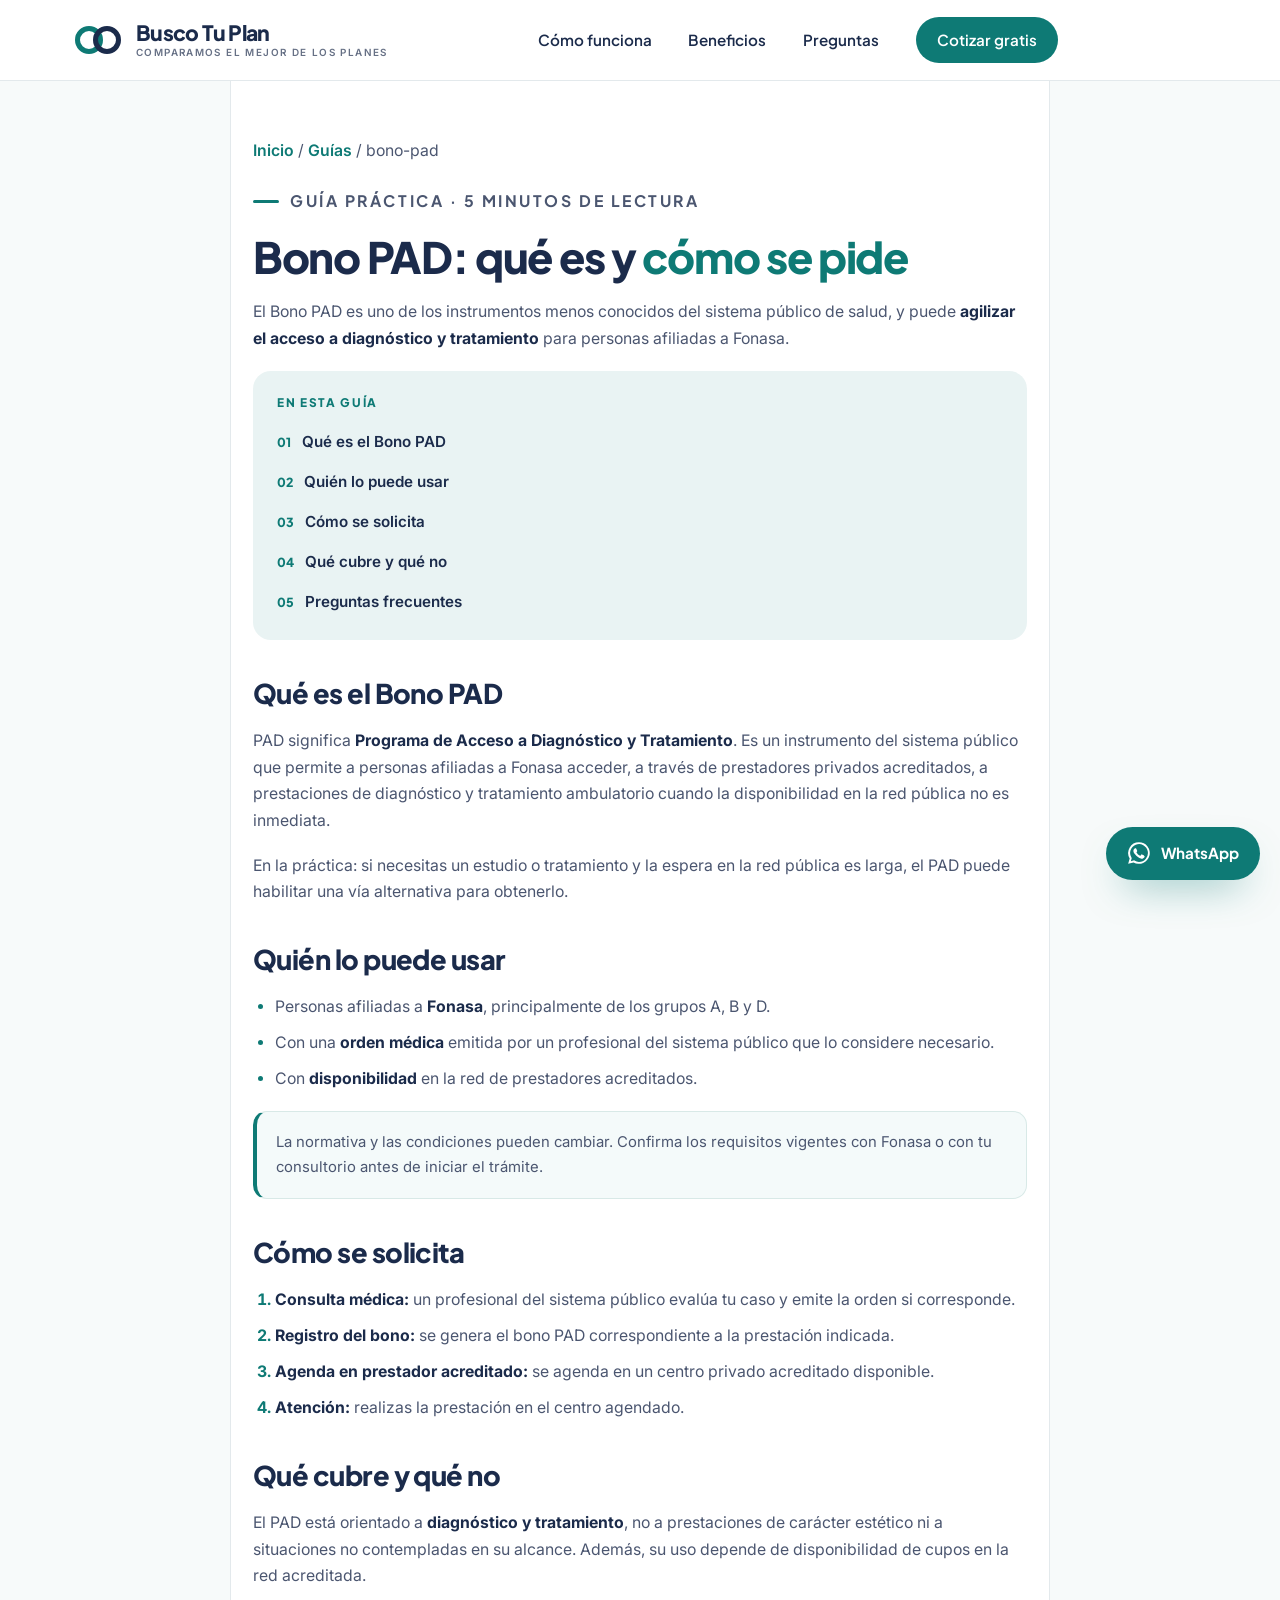
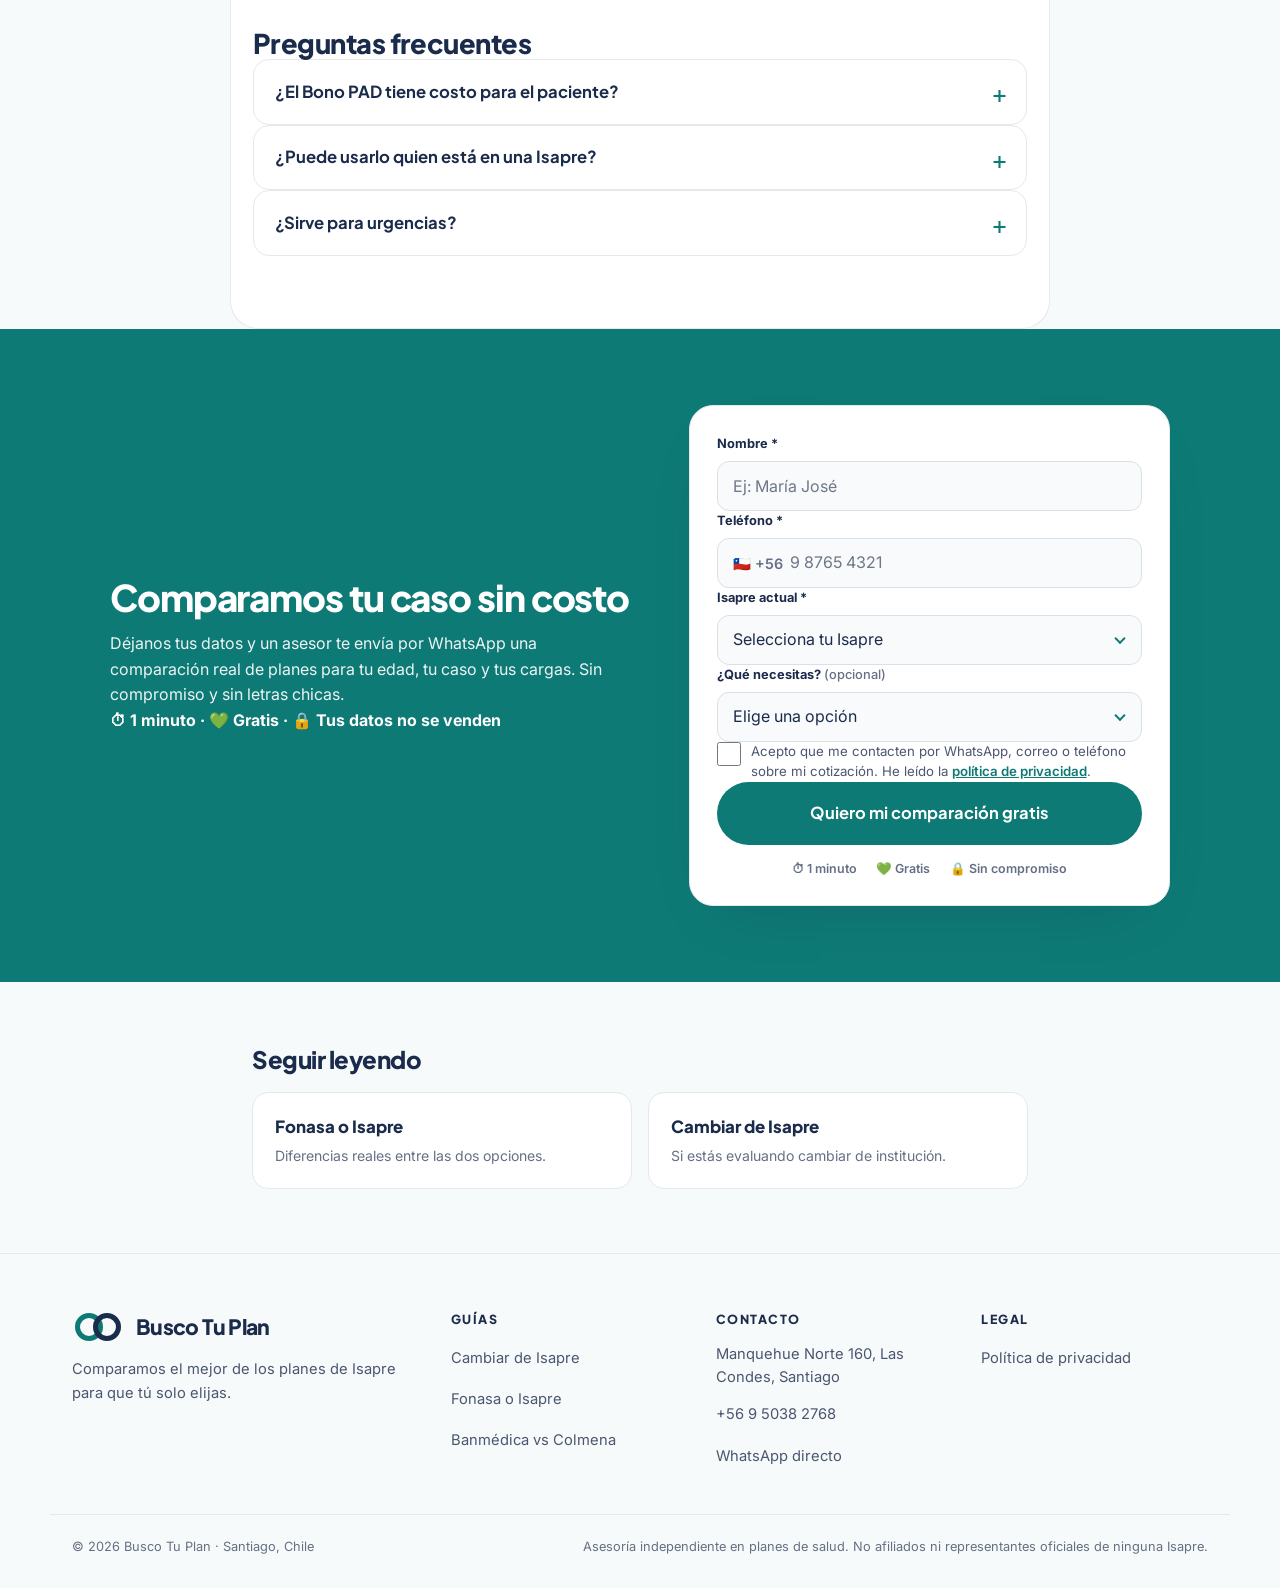
<file: guias/bono-pad.html>
<!doctype html>
<html lang="es-CL">
<head>
<meta charset="utf-8">
<meta name="viewport" content="width=device-width, initial-scale=1, viewport-fit=cover">
<title>Bono PAD: qué es, quién lo puede usar y cómo se pide | Busco Tu Plan</title>
<meta name="description" content="Bono PAD explicado simple: qué es el Programa de Acceso a Diagnóstico y Tratamiento, quién lo puede usar, cómo se solicita y para qué sirve.">
<link rel="canonical" href="https://www.buscotuplan.cl/guias/bono-pad.html">
<link rel="icon" href="../assets/img/favicon-64.png" type="image/png">
<link rel="apple-touch-icon" href="../assets/img/touch-icon-180.png">
<meta property="og:type" content="article">
<meta property="og:site_name" content="Busco Tu Plan">
<meta property="og:title" content="Bono PAD: qué es, quién lo puede usar y cómo se pide | Busco Tu Plan">
<meta property="og:description" content="Bono PAD explicado simple: qué es el Programa de Acceso a Diagnóstico y Tratamiento, quién lo puede usar, cómo se solicita y para qué sirve.">
<meta property="og:url" content="https://www.buscotuplan.cl/guias/bono-pad.html">
<meta property="og:image" content="https://www.buscotuplan.cl/assets/img/logo.webp">
<meta name="twitter:card" content="summary_large_image">
<meta name="robots" content="index, follow">
<link rel="preconnect" href="https://fonts.googleapis.com">
<link rel="preconnect" href="https://fonts.gstatic.com" crossorigin>
<link rel="stylesheet" href="https://fonts.googleapis.com/css2?family=Plus+Jakarta+Sans:wght@600;700;800&family=Inter:wght@400;500;600;700&display=swap">
<link rel="stylesheet" href="../assets/css/styles.css?v=20261028c">
<script src="../assets/js/ga.js?v=20261020g" defer></script>
<script type="application/ld+json">
{
    "@context": "https://schema.org",
    "@type": "FAQPage",
    "mainEntity": [
        {
            "@type": "Question",
            "name": "¿El Bono PAD tiene costo para el paciente?",
            "acceptedAnswer": {
                "@type": "Answer",
                "text": "El PAD está diseñado para que el paciente acceda a la prestación sin costo adicional en el marco del programa. Confirma las condiciones vigentes con Fonasa."
            }
        },
        {
            "@type": "Question",
            "name": "¿Puede usarlo quien está en una Isapre?",
            "acceptedAnswer": {
                "@type": "Answer",
                "text": "El PAD está asociado a la afiliación a Fonasa. Quien está en Isapre no accede por esta vía."
            }
        },
        {
            "@type": "Question",
            "name": "¿Sirve para urgencias?",
            "acceptedAnswer": {
                "@type": "Answer",
                "text": "No está pensado para urgencias: aplica a diagnóstico y tratamiento programado, con orden médica."
            }
        }
    ]
}
</script>
</head>
<body class="pagina-guia">

<header class="site-header" id="top">
  <div class="container header-inner">
    <a class="brand" href="../index.html">
      <svg class="brand-mark" viewBox="0 0 52 30" width="52" height="30" aria-hidden="true">
        <circle cx="17" cy="15" r="11.5" fill="none" stroke="#0E7A75" stroke-width="5"/>
        <circle cx="35" cy="15" r="11.5" fill="none" stroke="#1B2B4B" stroke-width="5"/>
      </svg>
      <span class="brand-text">
        <strong>Busco Tu Plan</strong>
        <small>Comparamos el mejor de los planes</small>
      </span>
    </a>

    <nav class="nav" id="nav" aria-label="Principal">
      <a href="../index.html#como-funciona">C&oacute;mo funciona</a>
      <a href="../index.html#beneficios">Beneficios</a>
      <a href="../index.html#preguntas">Preguntas</a>
      <a class="btn btn-primary btn-sm" href="#cotizar">Cotizar gratis</a>
    </nav>

    <button class="nav-toggle" id="nav-toggle" aria-expanded="false" aria-controls="nav" aria-label="Abrir men&uacute;">
      <span></span><span></span><span></span>
    </button>
  </div>
</header>

<main>
<article class="guia">

  <p class="migas"><a href="../index.html">Inicio</a> / <a href="../index.html#guias">Guías</a> / bono-pad</p>

  <p class="eyebrow"><span class="dot"></span> Guía práctica · 5 minutos de lectura</p>

  <h1>Bono PAD: qué es y <span>cómo se pide</span></h1>

  <p class="entrada">El Bono PAD es uno de los instrumentos menos conocidos del sistema público de salud, y puede <strong>agilizar el acceso a diagnóstico y tratamiento</strong> para personas afiliadas a Fonasa.</p>

  <div class="guia-indice">
    <p>En esta guía</p>
    <ol>
      <li><a href="#que-es">Qué es el Bono PAD</a></li>
      <li><a href="#quien">Quién lo puede usar</a></li>
      <li><a href="#como">Cómo se solicita</a></li>
      <li><a href="#limites">Qué cubre y qué no</a></li>
      <li><a href="#preguntas">Preguntas frecuentes</a></li>
    </ol>
  </div>

  <h2 id="que-es">Qué es el Bono PAD</h2>
  <p>PAD significa <strong>Programa de Acceso a Diagnóstico y Tratamiento</strong>. Es un instrumento del sistema público que permite a personas afiliadas a Fonasa acceder, a través de prestadores privados acreditados, a prestaciones de diagnóstico y tratamiento ambulatorio cuando la disponibilidad en la red pública no es inmediata.</p>
  <p>En la práctica: si necesitas un estudio o tratamiento y la espera en la red pública es larga, el PAD puede habilitar una vía alternativa para obtenerlo.</p>

  <h2 id="quien">Quién lo puede usar</h2>
  <ul>
    <li>Personas afiliadas a <strong>Fonasa</strong>, principalmente de los grupos A, B y D.</li>
    <li>Con una <strong>orden médica</strong> emitida por un profesional del sistema público que lo considere necesario.</li>
    <li>Con <strong>disponibilidad</strong> en la red de prestadores acreditados.</li>
  </ul>

  <div class="guia-cita">
    <p>La normativa y las condiciones pueden cambiar. Confirma los requisitos vigentes con Fonasa o con tu consultorio antes de iniciar el trámite.</p>
  </div>

  <h2 id="como">Cómo se solicita</h2>
  <ol>
    <li><strong>Consulta médica:</strong> un profesional del sistema público evalúa tu caso y emite la orden si corresponde.</li>
    <li><strong>Registro del bono:</strong> se genera el bono PAD correspondiente a la prestación indicada.</li>
    <li><strong>Agenda en prestador acreditado:</strong> se agenda en un centro privado acreditado disponible.</li>
    <li><strong>Atención:</strong> realizas la prestación en el centro agendado.</li>
  </ol>

  <h2 id="limites">Qué cubre y qué no</h2>
  <p>El PAD está orientado a <strong>diagnóstico y tratamiento</strong>, no a prestaciones de carácter estético ni a situaciones no contempladas en su alcance. Además, su uso depende de disponibilidad de cupos en la red acreditada.</p>

  <h2 id="preguntas">Preguntas frecuentes</h2>
  
  <details class="faq-item">
    <summary>¿El Bono PAD tiene costo para el paciente?</summary>
    <p>El PAD está diseñado para que el paciente acceda a la prestación sin costo adicional en el marco del programa. Confirma las condiciones vigentes con Fonasa.</p>
  </details>

  <details class="faq-item">
    <summary>¿Puede usarlo quien está en una Isapre?</summary>
    <p>El PAD está asociado a la afiliación a Fonasa. Quien está en Isapre no accede por esta vía.</p>
  </details>

  <details class="faq-item">
    <summary>¿Sirve para urgencias?</summary>
    <p>No está pensado para urgencias: aplica a diagnóstico y tratamiento programado, con orden médica.</p>
  </details>

  </article>

<!-- ============================================================ CTA -->
<section class="cta-guia" id="cotizar">
  <div class="cta-guia-in">
    <div>
      <h2>Comparamos tu caso sin costo</h2>
      <p>Déjanos tus datos y un asesor te envía por WhatsApp una comparación real de planes para tu edad,
      tu caso y tus cargas. Sin compromiso y sin letras chicas.</p>
      <p><strong>⏱ 1 minuto · 💚 Gratis · 🔒 Tus datos no se venden</strong></p>
    </div>

    <div class="form-card">
      <form class="lead-form" id="form-hero" novalidate>
        <input type="text" name="website" class="hp" tabindex="-1" autocomplete="off" aria-hidden="true">
        <input type="hidden" name="ts" value="">
        <input type="hidden" name="origen" value="guia-bono-pad">
        <input type="hidden" name="utm_source" value="">
        <input type="hidden" name="utm_medium" value="">
        <input type="hidden" name="utm_campaign" value="">
        <input type="hidden" name="utm_content" value="">
        <input type="hidden" name="utm_term" value="">
        <input type="hidden" name="referrer" value="">
        <input type="hidden" name="landing_url" value="">

        <div class="field">
          <label for="f-nombre">Nombre <span aria-hidden="true">*</span></label>
          <input type="text" id="f-nombre" name="nombre" placeholder="Ej: María José" autocomplete="given-name" maxlength="120" required>
          <p class="field-error" data-error-for="nombre" role="alert"></p>
        </div>

        <div class="field">
          <label for="f-telefono">Teléfono <span aria-hidden="true">*</span></label>
          <div class="phone-wrap">
            <span class="phone-prefix" aria-hidden="true">🇨🇱 +56</span>
            <input type="tel" id="f-telefono" name="telefono" placeholder="9 8765 4321" inputmode="numeric" autocomplete="tel-national" maxlength="14" required>
          </div>
          <p class="field-error" data-error-for="telefono" role="alert"></p>
        </div>

        <div class="field">
          <label for="f-isapre">Isapre actual <span aria-hidden="true">*</span></label>
          <div class="select-wrap">
            <select id="f-isapre" name="isapre_actual" required>
              <option value="">Selecciona tu Isapre</option>
              <option>Colmena</option><option>Consalud</option><option>Banmédica</option>
              <option>Cruz Blanca</option><option>Vida Tres</option><option>Fundación</option>
              <option>Masculina</option><option>Particular</option>
              <option>Mutualidad / FONASA</option><option>No tengo / No sé</option>
            </select>
          </div>
          <p class="field-error" data-error-for="isapre_actual" role="alert"></p>
        </div>

        <div class="field">
          <label for="f-necesidad">¿Qué necesitas? <span class="opt">(opcional)</span></label>
          <div class="select-wrap">
            <select id="f-necesidad" name="necesidad">
              <option value="">Elige una opción</option>
              <option>Ahorrar en mi plan actual</option>
              <option>Cambiar de Isapre</option>
              <option>Cotizar para mi familia</option>
              <option>Agregar cargas (hijos o cónyuge)</option>
              <option>No tengo plan todavía</option>
              <option>No sé, necesito orientación</option>
            </select>
          </div>
        </div>

        <label class="check">
          <input type="checkbox" name="consent" value="1" required>
          <span>Acepto que me contacten por WhatsApp, correo o teléfono sobre mi
            cotización. He leído la <a href="../privacidad.html" target="_blank" rel="noopener">política de privacidad</a>.</span>
        </label>
        <p class="field-error" data-error-for="consent" role="alert"></p>

        <button type="submit" class="btn btn-primary btn-block btn-lg">
          <span class="btn-label">Quiero mi comparación gratis</span>
          <span class="btn-loading" aria-hidden="true">Enviando…</span>
        </button>
        <p class="form-micro"><span>⏱ 1 minuto</span><span>💚 Gratis</span><span>🔒 Sin compromiso</span></p>
      </form>

      <div class="form-success" id="success-hero" hidden>
        <div class="success-icon" aria-hidden="true">
          <svg viewBox="0 0 24 24" width="34" height="34"><path fill="currentColor" d="M9 16.2 4.8 12l-1.4 1.4L9 19 21 7l-1.4-1.4z"/></svg>
        </div>
        <h3>¡Listo! Recibimos tus datos</h3>
        <p class="success-msg">Te escribiremos por WhatsApp muy pronto con tu comparación de planes.</p>
        <a class="btn btn-wa btn-block btn-lg" data-wa-lugar="exito-guia" href="https://wa.me/56950382768" target="_blank" rel="noopener">
          Continuar ahora por WhatsApp
        </a>
        <button type="button" class="link-btn" data-reset>Enviar otro formulario</button>
      </div>
    </div>
  </div>
</section>

<!-- ============================================================ RELACIONADAS -->
<section class="guias-relacionadas">
  <h2>Seguir leyendo</h2>
  <div class="tarjetas-guias">
    <a class="tarjeta-guia" href="fonasa-o-isapre.html">
      <strong>Fonasa o Isapre</strong>
      <span>Diferencias reales entre las dos opciones.</span>
    </a>
    <a class="tarjeta-guia" href="cambiar-de-isapre.html">
      <strong>Cambiar de Isapre</strong>
      <span>Si estás evaluando cambiar de institución.</span>
    </a>
  </div>
</section>

</main>

<footer class="site-footer">
  <div class="container foot-grid">
    <div class="foot-brand">
      <a class="brand" href="../index.html">
        <svg class="brand-mark" viewBox="0 0 52 30" width="52" height="30" aria-hidden="true">
          <circle cx="17" cy="15" r="11.5" fill="none" stroke="#0E7A75" stroke-width="5"/>
          <circle cx="35" cy="15" r="11.5" fill="none" stroke="#1B2B4B" stroke-width="5"/>
        </svg>
        <span class="brand-text">
          <strong>Busco Tu Plan</strong>
        </span>
      </a>
      <p>Comparamos el mejor de los planes de Isapre para que t&uacute; solo elijas.</p>
    </div>

    <div class="foot-col">
      <h3>Gu&iacute;as</h3>
      <ul>

        <li><a href="cambiar-de-isapre.html">Cambiar de Isapre</a></li>
        <li><a href="fonasa-o-isapre.html">Fonasa o Isapre</a></li>
        <li><a href="banmedica-vs-colmena.html">Banmédica vs Colmena</a></li>
      
      </ul>
    </div>

    <div class="foot-col">
      <h3>Contacto</h3>
      <ul>
        <li>Manquehue Norte 160, Las Condes, Santiago</li>
        <li><a href="tel:+56950382768">+56 9 5038 2768</a></li>
        <li><a href="https://wa.me/56950382768" target="_blank" rel="noopener"
                 data-wa="Hola, quiero cotizar mi plan de Isapre." data-wa-lugar="pie-guia">WhatsApp directo</a></li>
      </ul>
    </div>

    <div class="foot-col">
      <h3>Legal</h3>
      <ul>
        <li><a href="../privacidad.html">Pol&iacute;tica de privacidad</a></li>
      </ul>
    </div>
  </div>

  <div class="container foot-bottom">
    <p>&copy; <span id="year">2026</span> Busco Tu Plan &middot; Santiago, Chile</p>
    <p>Asesor&iacute;a independiente en planes de salud. No afiliados ni representantes
      oficiales de ninguna Isapre.</p>
  </div>
</footer>

<!-- ================================================================ FAB WHATSAPP -->
<a class="wa-fab" href="https://wa.me/56950382768" target="_blank" rel="noopener"
   data-wa="Hola, quiero cotizar mi plan de Isapre." data-wa-lugar="fab-guia" aria-label="Escr&iacute;benos por WhatsApp">
  <svg viewBox="0 0 24 24" width="26" height="26" aria-hidden="true"><path fill="currentColor" d="M12 2a10 10 0 0 0-8.6 15.1L2 22l5-1.3A10 10 0 1 0 12 2m0 18.2a8.2 8.2 0 0 1-4.2-1.2l-.3-.2-3 .8.8-2.9-.2-.3A8.2 8.2 0 1 1 12 20.2m4.6-6.1c-.3-.1-1.5-.7-1.7-.8s-.4-.1-.6.1-.7.8-.8 1-.3.2-.5.1a6.7 6.7 0 0 1-3.3-2.9c-.2-.4.2-.4.6-1.2.1-.2 0-.4 0-.5l-.8-1.8c-.2-.4-.4-.4-.6-.4h-.5a1 1 0 0 0-.7.3 2.9 2.9 0 0 0-.9 2.1 5 5 0 0 0 1.1 2.7 11.4 11.4 0 0 0 4.4 3.8c1.6.7 2.2.7 3 .6a2.6 2.6 0 0 0 1.7-1.2 2.1 2.1 0 0 0 .1-1.2c0-.1-.2-.2-.5-.3"/></svg>
  <span>WhatsApp</span>
</a>
<script src="../assets/js/main.js?v=20261030a" defer></script>
</body>
</html>
</file>
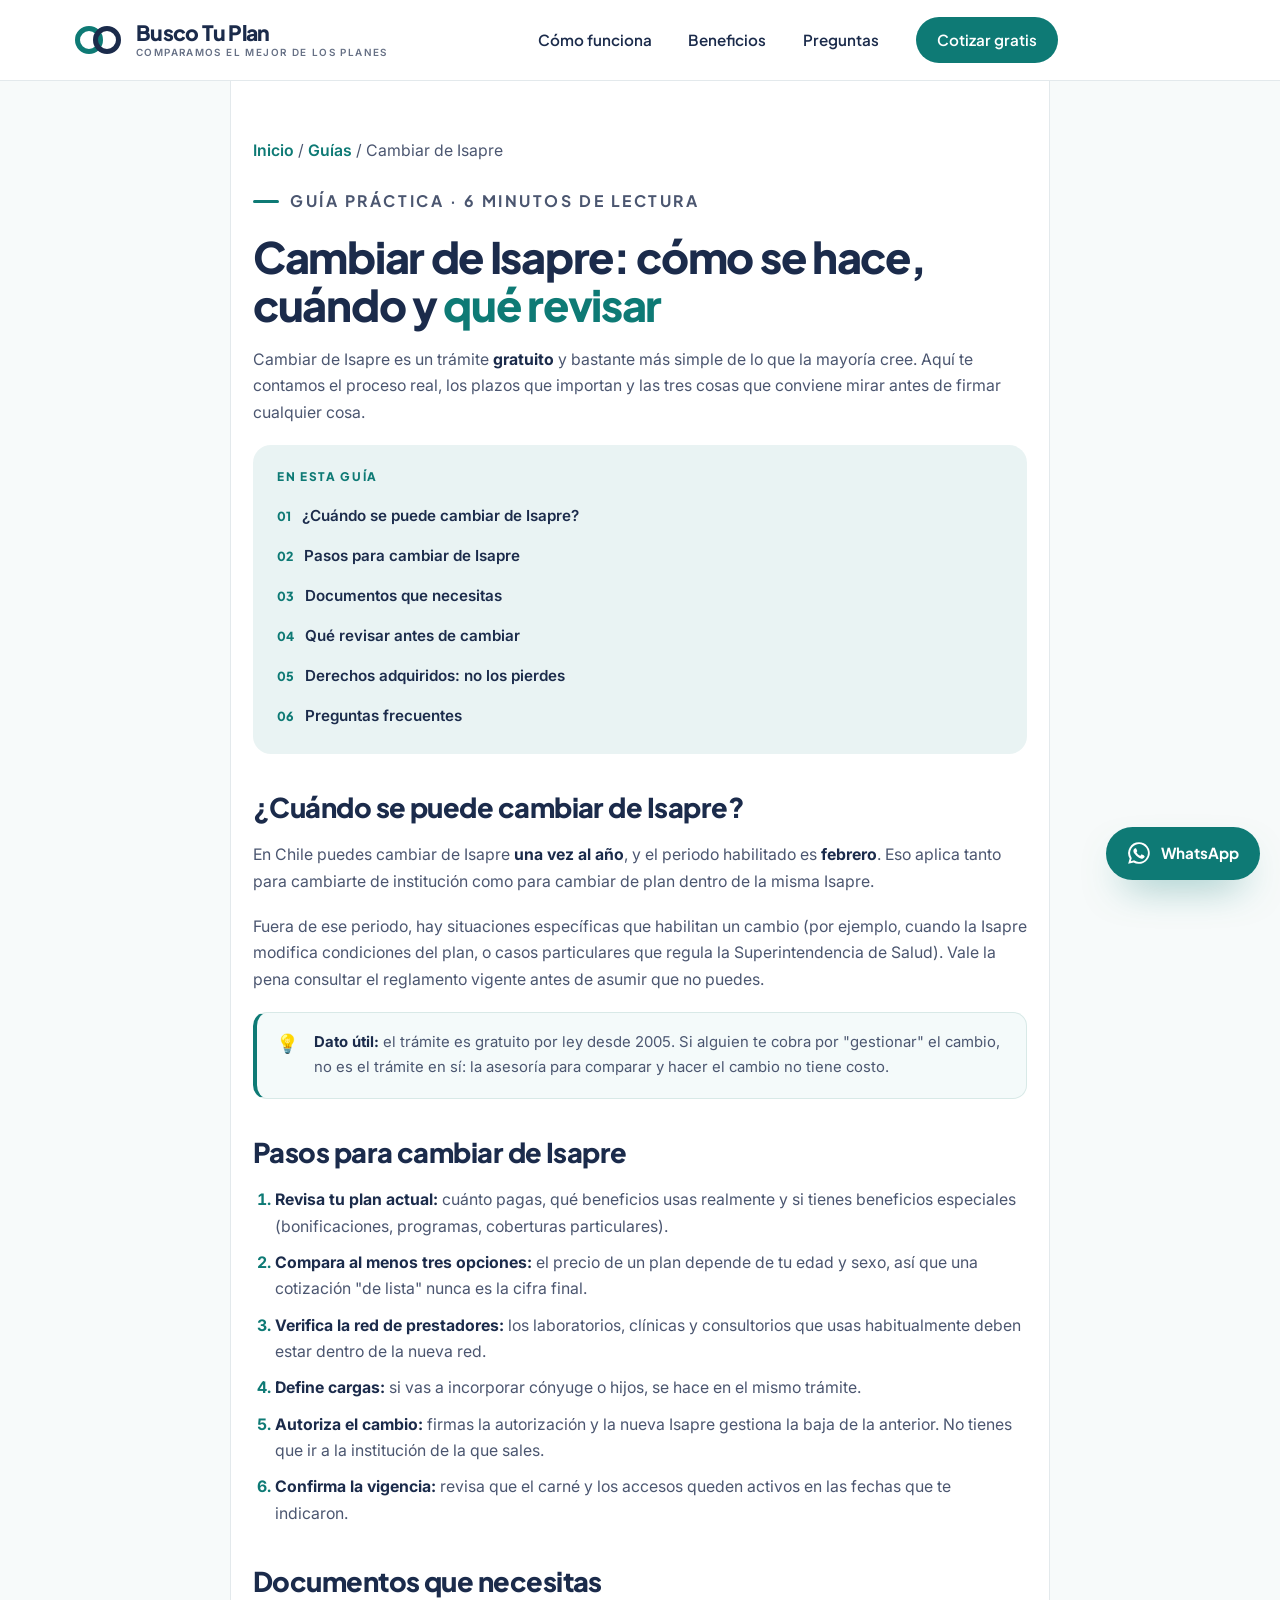
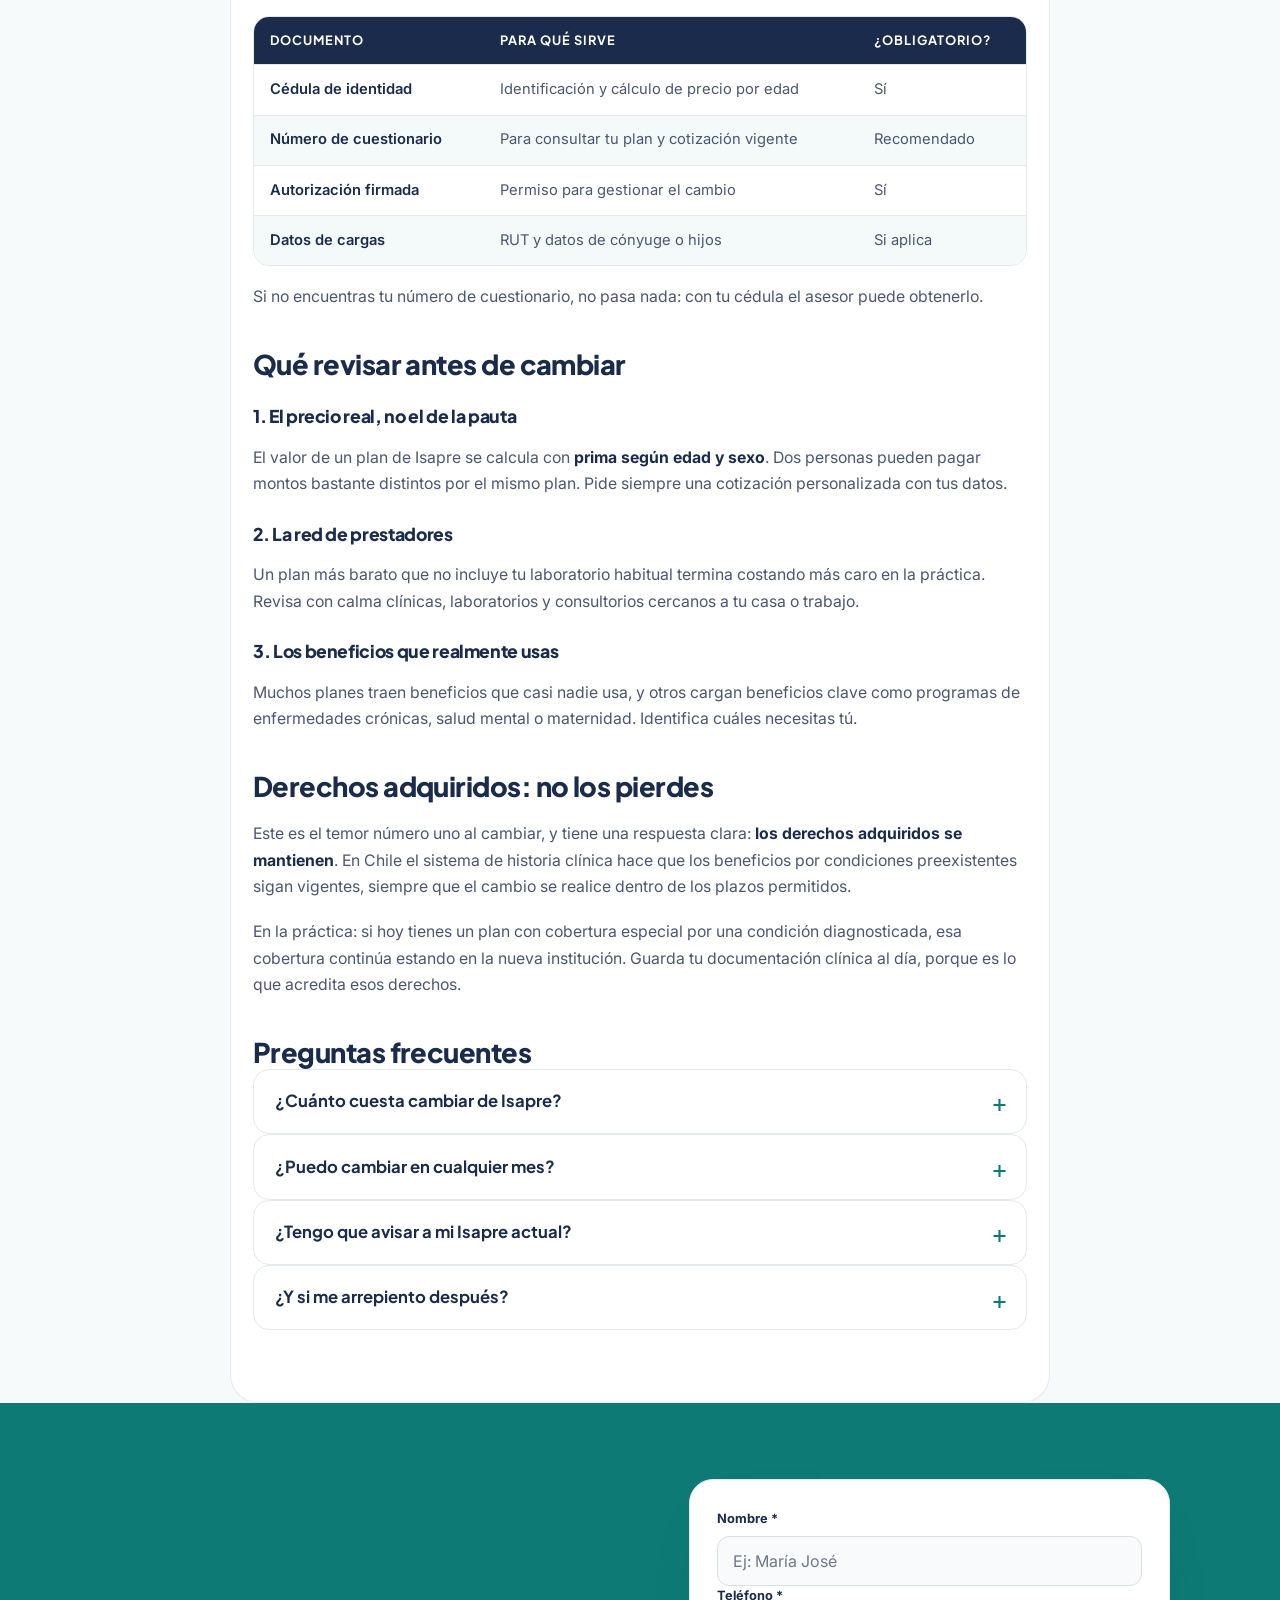
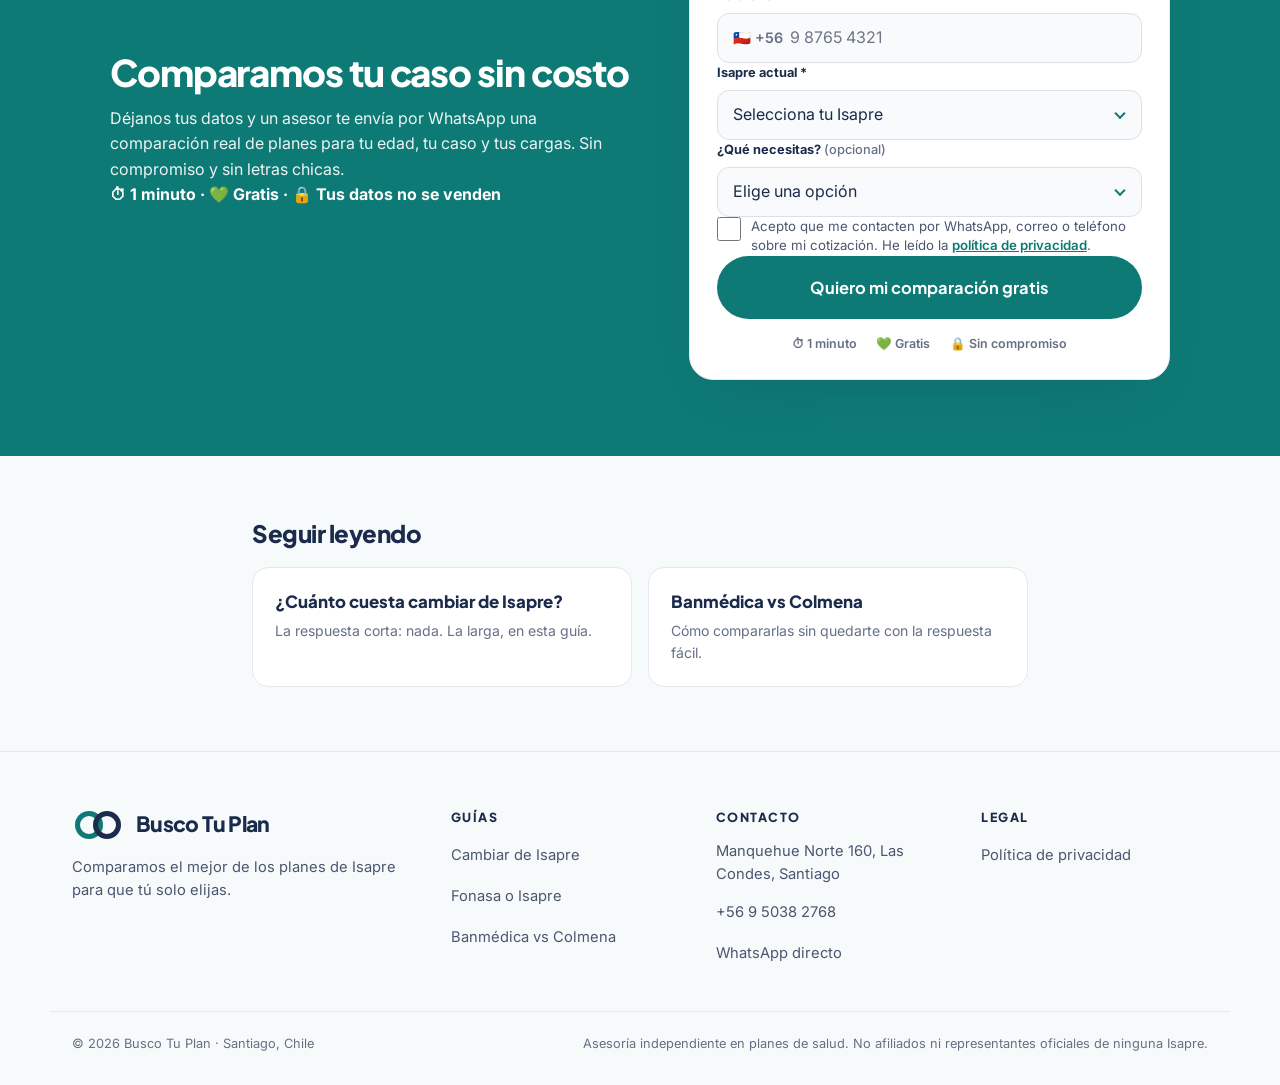
<file: guias/cambiar-de-isapre.html>
<!doctype html>
<html lang="es-CL">
<head>
<meta charset="utf-8">
<meta name="viewport" content="width=device-width, initial-scale=1, viewport-fit=cover">
<title>Cómo cambiar de Isapre en Chile: pasos, plazos y qué revisar | Busco Tu Plan</title>
<meta name="description" content="Guía práctica para cambiar de Isapre: cuándo se puede hacer, qué documentos necesitas, cuánto demora y qué revisar antes de decidir. Asesoría gratis.">
<link rel="canonical" href="https://www.buscotuplan.cl/guias/cambiar-de-isapre.html">
<link rel="icon" href="../assets/img/favicon-64.png" type="image/png">
<link rel="apple-touch-icon" href="../assets/img/touch-icon-180.png">
<meta property="og:type" content="article">
<meta property="og:site_name" content="Busco Tu Plan">
<meta property="og:title" content="Cómo cambiar de Isapre en Chile: pasos, plazos y qué revisar">
<meta property="og:description" content="Cuándo se puede cambiar, qué papeles necesitas, cuánto demora y cómo no perder tus derechos adquiridos.">
<meta property="og:url" content="https://www.buscotuplan.cl/guias/cambiar-de-isapre.html">
<meta property="og:image" content="https://www.buscotuplan.cl/assets/img/logo.webp">
<meta name="twitter:card" content="summary_large_image">
<meta name="robots" content="index, follow">
<link rel="preconnect" href="https://fonts.googleapis.com">
<link rel="preconnect" href="https://fonts.gstatic.com" crossorigin>
<link rel="stylesheet" href="https://fonts.googleapis.com/css2?family=Plus+Jakarta+Sans:wght@600;700;800&family=Inter:wght@400;500;600;700&display=swap">
<link rel="stylesheet" href="../assets/css/styles.css?v=20261028c">
<script src="../assets/js/ga.js?v=20261020g" defer></script>
<script type="application/ld+json">
{
  "@context": "https://schema.org",
  "@type": "FAQPage",
  "mainEntity": [
    {
      "@type": "Question",
      "name": "¿Cuánto cuesta cambiar de Isapre?",
      "acceptedAnswer": { "@type": "Answer", "text": "Cambiar de Isapre es gratuito desde 2005 en Chile. La Superintendencia de Salud prohíbe cobrar por el trámite, así que ninguna Isapre puede cobrarte por cambiarte ni por cotizarte." }
    },
    {
      "@type": "Question",
      "name": "¿Cada cuánto puedo cambiar de Isapre?",
      "acceptedAnswer": { "@type": "Answer", "text": "Puedes cambiar de Isapre una vez al año. El periodo habitual de cambio es febrero, tanto para cambiar de Isapre como para cambiar de plan dentro de la misma Isapre." }
    },
    {
      "@type": "Question",
      "name": "¿Pierdo mis derechos adquiridos al cambiar de Isapre?",
      "acceptedAnswer": { "@type": "Answer", "text": "No. Los derechos adquiridos (beneficios por enfermedades preexistentes) se mantienen por la vía del sistema de historia clínica, siempre que el cambio se haga dentro de los plazos permitidos." }
    },
    {
      "@type": "Question",
      "name": "¿Cuánto demora un cambio de Isapre?",
      "acceptedAnswer": { "@type": "Answer", "text": "Si todos los datos están correctos, el cambio se efectiviza normalmente en pocos días hábiles. Con asesoría, el trámite lo hace el asesor y tú solo autorizas." }
    }
  ]
}
</script>
</head>
<body class="pagina-guia">

<header class="site-header" id="top">
  <div class="container header-inner">
    <a class="brand" href="../index.html">
      <svg class="brand-mark" viewBox="0 0 52 30" width="52" height="30" aria-hidden="true">
        <circle cx="17" cy="15" r="11.5" fill="none" stroke="#0E7A75" stroke-width="5"/>
        <circle cx="35" cy="15" r="11.5" fill="none" stroke="#1B2B4B" stroke-width="5"/>
      </svg>
      <span class="brand-text">
        <strong>Busco Tu Plan</strong>
        <small>Comparamos el mejor de los planes</small>
      </span>
    </a>

    <nav class="nav" id="nav" aria-label="Principal">
      <a href="../index.html#como-funciona">C&oacute;mo funciona</a>
      <a href="../index.html#beneficios">Beneficios</a>
      <a href="../index.html#preguntas">Preguntas</a>
      <a class="btn btn-primary btn-sm" href="#cotizar">Cotizar gratis</a>
    </nav>

    <button class="nav-toggle" id="nav-toggle" aria-expanded="false" aria-controls="nav" aria-label="Abrir men&uacute;">
      <span></span><span></span><span></span>
    </button>
  </div>
</header>

<main>
<article class="guia">

  <p class="migas"><a href="../index.html">Inicio</a> / <a href="../index.html#guias">Guías</a> / Cambiar de Isapre</p>

  <p class="eyebrow"><span class="dot"></span> Guía práctica · 6 minutos de lectura</p>

  <h1>Cambiar de Isapre: cómo se hace, cuándo y <span>qué revisar</span></h1>

  <p class="entrada">Cambiar de Isapre es un trámite <strong>gratuito</strong> y bastante más simple de lo que
  la mayoría cree. Aquí te contamos el proceso real, los plazos que importan y las tres cosas que conviene
  mirar antes de firmar cualquier cosa.</p>

  <div class="guia-indice">
    <p>En esta guía</p>
    <ol>
      <li><a href="#cuando">¿Cuándo se puede cambiar de Isapre?</a></li>
      <li><a href="#pasos">Pasos para cambiar de Isapre</a></li>
      <li><a href="#documentos">Documentos que necesitas</a></li>
      <li><a href="#revisar">Qué revisar antes de cambiar</a></li>
      <li><a href="#derechos">Derechos adquiridos: no los pierdes</a></li>
      <li><a href="#preguntas">Preguntas frecuentes</a></li>
    </ol>
  </div>

  <h2 id="cuando">¿Cuándo se puede cambiar de Isapre?</h2>
  <p>En Chile puedes cambiar de Isapre <strong>una vez al año</strong>, y el periodo habilitado es
  <strong>febrero</strong>. Eso aplica tanto para cambiarte de institución como para cambiar de plan
  dentro de la misma Isapre.</p>
  <p>Fuera de ese periodo, hay situaciones específicas que habilitan un cambio (por ejemplo, cuando la
  Isapre modifica condiciones del plan, o casos particulares que regula la Superintendencia de Salud).
  Vale la pena consultar el reglamento vigente antes de asumir que no puedes.</p>

  <div class="guia-dato">
    <span class="ico" aria-hidden="true">💡</span>
    <p><strong>Dato útil:</strong> el trámite es gratuito por ley desde 2005. Si alguien te cobra por
    "gestionar" el cambio, no es el trámite en sí: la asesoría para comparar y hacer el cambio no tiene
    costo.</p>
  </div>

  <h2 id="pasos">Pasos para cambiar de Isapre</h2>
  <ol>
    <li><strong>Revisa tu plan actual:</strong> cuánto pagas, qué beneficios usas realmente y si tienes
    beneficios especiales (bonificaciones, programas, coberturas particulares).</li>
    <li><strong>Compara al menos tres opciones:</strong> el precio de un plan depende de tu edad y sexo,
    así que una cotización "de lista" nunca es la cifra final.</li>
    <li><strong>Verifica la red de prestadores:</strong> los laboratorios, clínicas y consultorios que
    usas habitualmente deben estar dentro de la nueva red.</li>
    <li><strong>Define cargas:</strong> si vas a incorporar cónyuge o hijos, se hace en el mismo
    trámite.</li>
    <li><strong>Autoriza el cambio:</strong> firmas la autorización y la nueva Isapre gestiona la
    baja de la anterior. No tienes que ir a la institución de la que sales.</li>
    <li><strong>Confirma la vigencia:</strong> revisa que el carné y los accesos queden activos en las
    fechas que te indicaron.</li>
  </ol>

  <h2 id="documentos">Documentos que necesitas</h2>
  <div class="tabla-wrap">
    <table class="guia-tabla">
      <thead>
        <tr><th>Documento</th><th>Para qué sirve</th><th>¿Obligatorio?</th></tr>
      </thead>
      <tbody>
        <tr><td>Cédula de identidad</td><td>Identificación y cálculo de precio por edad</td><td>Sí</td></tr>
        <tr><td>Número de cuestionario</td><td>Para consultar tu plan y cotización vigente</td><td>Recomendado</td></tr>
        <tr><td>Autorización firmada</td><td>Permiso para gestionar el cambio</td><td>Sí</td></tr>
        <tr><td>Datos de cargas</td><td>RUT y datos de cónyuge o hijos</td><td>Si aplica</td></tr>
      </tbody>
    </table>
  </div>
  <p>Si no encuentras tu número de cuestionario, no pasa nada: con tu cédula el asesor puede obtenerlo.</p>

  <h2 id="revisar">Qué revisar antes de cambiar</h2>
  <h3>1. El precio real, no el de la pauta</h3>
  <p>El valor de un plan de Isapre se calcula con <strong>prima según edad y sexo</strong>. Dos personas
  pueden pagar montos bastante distintos por el mismo plan. Pide siempre una cotización personalizada
  con tus datos.</p>

  <h3>2. La red de prestadores</h3>
  <p>Un plan más barato que no incluye tu laboratorio habitual termina costando más caro en la práctica.
  Revisa con calma clínicas, laboratorios y consultorios cercanos a tu casa o trabajo.</p>

  <h3>3. Los beneficios que realmente usas</h3>
  <p>Muchos planes traen beneficios que casi nadie usa, y otros cargan beneficios clave como programas
  de enfermedades crónicas, salud mental o maternidad. Identifica cuáles necesitas tú.</p>

  <h2 id="derechos">Derechos adquiridos: no los pierdes</h2>
  <p>Este es el temor número uno al cambiar, y tiene una respuesta clara: <strong>los derechos
  adquiridos se mantienen</strong>. En Chile el sistema de historia clínica hace que los beneficios por
  condiciones preexistentes sigan vigentes, siempre que el cambio se realice dentro de los plazos
  permitidos.</p>
  <p>En la práctica: si hoy tienes un plan con cobertura especial por una condición diagnosticada, esa
  cobertura continúa estando en la nueva institución. Guarda tu documentación clínica al día, porque es
  lo que acredita esos derechos.</p>

  <h2 id="preguntas">Preguntas frecuentes</h2>

  <details class="faq-item">
    <summary>¿Cuánto cuesta cambiar de Isapre?</summary>
    <p>Nada: el cambio es gratuito por ley desde 2005. Ni la Isapre de origen ni la de destino pueden
    cobrarte por el trámite.</p>
  </details>

  <details class="faq-item">
    <summary>¿Puedo cambiar en cualquier mes?</summary>
    <p>No: el periodo habilitado es febrero, una vez al año. Fuera de ese mes solo hay casos
    específicos que lo permiten.</p>
  </details>

  <details class="faq-item">
    <summary>¿Tengo que avisar a mi Isapre actual?</summary>
    <p>No. La nueva institución gestiona la baja; tú solo firmas la autorización de cambio.</p>
  </details>

  <details class="faq-item">
    <summary>¿Y si me arrepiento después?</summary>
    <p>El cambio se mantiene por el año. Por eso conviene comparar con calma antes de decidir: una
    asesoría te ahorra ese riesgo.</p>
  </details>

</article>

<!-- ============================================================ CTA -->
<section class="cta-guia" id="cotizar">
  <div class="cta-guia-in">
    <div>
      <h2>Comparamos tu caso sin costo</h2>
      <p>Déjanos tus datos y un asesor te envía por WhatsApp una comparación real de planes para tu edad,
      tu caso y tus cargas. Sin compromiso y sin letras chicas.</p>
      <p><strong>⏱ 1 minuto · 💚 Gratis · 🔒 Tus datos no se venden</strong></p>
    </div>

    <div class="form-card">
      <form class="lead-form" id="form-hero" novalidate>
        <input type="text" name="website" class="hp" tabindex="-1" autocomplete="off" aria-hidden="true">
        <input type="hidden" name="ts" value="">
        <input type="hidden" name="origen" value="guia-cambiar-de-isapre">
        <input type="hidden" name="utm_source" value="">
        <input type="hidden" name="utm_medium" value="">
        <input type="hidden" name="utm_campaign" value="">
        <input type="hidden" name="utm_content" value="">
        <input type="hidden" name="utm_term" value="">
        <input type="hidden" name="referrer" value="">
        <input type="hidden" name="landing_url" value="">

        <div class="field">
          <label for="f-nombre">Nombre <span aria-hidden="true">*</span></label>
          <input type="text" id="f-nombre" name="nombre" placeholder="Ej: María José" autocomplete="given-name" maxlength="120" required>
          <p class="field-error" data-error-for="nombre" role="alert"></p>
        </div>

        <div class="field">
          <label for="f-telefono">Teléfono <span aria-hidden="true">*</span></label>
          <div class="phone-wrap">
            <span class="phone-prefix" aria-hidden="true">🇨🇱 +56</span>
            <input type="tel" id="f-telefono" name="telefono" placeholder="9 8765 4321" inputmode="numeric" autocomplete="tel-national" maxlength="14" required>
          </div>
          <p class="field-error" data-error-for="telefono" role="alert"></p>
        </div>

        <div class="field">
          <label for="f-isapre">Isapre actual <span aria-hidden="true">*</span></label>
          <div class="select-wrap">
            <select id="f-isapre" name="isapre_actual" required>
              <option value="">Selecciona tu Isapre</option>
              <option>Colmena</option><option>Consalud</option><option>Banmédica</option>
              <option>Cruz Blanca</option><option>Vida Tres</option><option>Fundación</option>
              <option>Masculina</option><option>Particular</option>
              <option>Mutualidad / FONASA</option><option>No tengo / No sé</option>
            </select>
          </div>
          <p class="field-error" data-error-for="isapre_actual" role="alert"></p>
        </div>

        <div class="field">
          <label for="f-necesidad">¿Qué necesitas? <span class="opt">(opcional)</span></label>
          <div class="select-wrap">
            <select id="f-necesidad" name="necesidad">
              <option value="">Elige una opción</option>
              <option>Ahorrar en mi plan actual</option>
              <option>Cambiar de Isapre</option>
              <option>Cotizar para mi familia</option>
              <option>Agregar cargas (hijos o cónyuge)</option>
              <option>No tengo plan todavía</option>
              <option>No sé, necesito orientación</option>
            </select>
          </div>
        </div>

        <label class="check">
          <input type="checkbox" name="consent" value="1" required>
          <span>Acepto que me contacten por WhatsApp, correo o teléfono sobre mi
            cotización. He leído la <a href="../privacidad.html" target="_blank" rel="noopener">política de privacidad</a>.</span>
        </label>
        <p class="field-error" data-error-for="consent" role="alert"></p>

        <button type="submit" class="btn btn-primary btn-block btn-lg">
          <span class="btn-label">Quiero mi comparación gratis</span>
          <span class="btn-loading" aria-hidden="true">Enviando…</span>
        </button>
        <p class="form-micro"><span>⏱ 1 minuto</span><span>💚 Gratis</span><span>🔒 Sin compromiso</span></p>
      </form>

      <div class="form-success" id="success-hero" hidden>
        <div class="success-icon" aria-hidden="true">
          <svg viewBox="0 0 24 24" width="34" height="34"><path fill="currentColor" d="M9 16.2 4.8 12l-1.4 1.4L9 19 21 7l-1.4-1.4z"/></svg>
        </div>
        <h3>¡Listo! Recibimos tus datos</h3>
        <p class="success-msg">Te escribiremos por WhatsApp muy pronto con tu comparación de planes.</p>
        <a class="btn btn-wa btn-block btn-lg" data-wa-lugar="exito-guia" href="https://wa.me/56950382768" target="_blank" rel="noopener">
          Continuar ahora por WhatsApp
        </a>
        <button type="button" class="link-btn" data-reset>Enviar otro formulario</button>
      </div>
    </div>
  </div>
</section>

<!-- ============================================================ RELACIONADAS -->
<section class="guias-relacionadas">
  <h2>Seguir leyendo</h2>
  <div class="tarjetas-guias">
    <a class="tarjeta-guia" href="cuanto-cuesta.html">
      <strong>¿Cuánto cuesta cambiar de Isapre?</strong>
      <span>La respuesta corta: nada. La larga, en esta guía.</span>
    </a>
    <a class="tarjeta-guia" href="banmedica-vs-colmena.html">
      <strong>Banmédica vs Colmena</strong>
      <span>Cómo compararlas sin quedarte con la respuesta fácil.</span>
    </a>
  </div>
</section>

</main>

<footer class="site-footer">
  <div class="container foot-grid">
    <div class="foot-brand">
      <a class="brand" href="../index.html">
        <svg class="brand-mark" viewBox="0 0 52 30" width="52" height="30" aria-hidden="true">
          <circle cx="17" cy="15" r="11.5" fill="none" stroke="#0E7A75" stroke-width="5"/>
          <circle cx="35" cy="15" r="11.5" fill="none" stroke="#1B2B4B" stroke-width="5"/>
        </svg>
        <span class="brand-text">
          <strong>Busco Tu Plan</strong>
        </span>
      </a>
      <p>Comparamos el mejor de los planes de Isapre para que t&uacute; solo elijas.</p>
    </div>

    <div class="foot-col">
      <h3>Gu&iacute;as</h3>
      <ul>

        <li><a href="cambiar-de-isapre.html">Cambiar de Isapre</a></li>
        <li><a href="fonasa-o-isapre.html">Fonasa o Isapre</a></li>
        <li><a href="banmedica-vs-colmena.html">Banmédica vs Colmena</a></li>
      
      </ul>
    </div>

    <div class="foot-col">
      <h3>Contacto</h3>
      <ul>
        <li>Manquehue Norte 160, Las Condes, Santiago</li>
        <li><a href="tel:+56950382768">+56 9 5038 2768</a></li>
        <li><a href="https://wa.me/56950382768" target="_blank" rel="noopener"
                 data-wa="Hola, quiero cotizar mi plan de Isapre." data-wa-lugar="pie-guia">WhatsApp directo</a></li>
      </ul>
    </div>

    <div class="foot-col">
      <h3>Legal</h3>
      <ul>
        <li><a href="../privacidad.html">Pol&iacute;tica de privacidad</a></li>
      </ul>
    </div>
  </div>

  <div class="container foot-bottom">
    <p>&copy; <span id="year">2026</span> Busco Tu Plan &middot; Santiago, Chile</p>
    <p>Asesor&iacute;a independiente en planes de salud. No afiliados ni representantes
      oficiales de ninguna Isapre.</p>
  </div>
</footer>

<!-- ================================================================ FAB WHATSAPP -->
<a class="wa-fab" href="https://wa.me/56950382768" target="_blank" rel="noopener"
   data-wa="Hola, quiero cotizar mi plan de Isapre." data-wa-lugar="fab-guia" aria-label="Escr&iacute;benos por WhatsApp">
  <svg viewBox="0 0 24 24" width="26" height="26" aria-hidden="true"><path fill="currentColor" d="M12 2a10 10 0 0 0-8.6 15.1L2 22l5-1.3A10 10 0 1 0 12 2m0 18.2a8.2 8.2 0 0 1-4.2-1.2l-.3-.2-3 .8.8-2.9-.2-.3A8.2 8.2 0 1 1 12 20.2m4.6-6.1c-.3-.1-1.5-.7-1.7-.8s-.4-.1-.6.1-.7.8-.8 1-.3.2-.5.1a6.7 6.7 0 0 1-3.3-2.9c-.2-.4.2-.4.6-1.2.1-.2 0-.4 0-.5l-.8-1.8c-.2-.4-.4-.4-.6-.4h-.5a1 1 0 0 0-.7.3 2.9 2.9 0 0 0-.9 2.1 5 5 0 0 0 1.1 2.7 11.4 11.4 0 0 0 4.4 3.8c1.6.7 2.2.7 3 .6a2.6 2.6 0 0 0 1.7-1.2 2.1 2.1 0 0 0 .1-1.2c0-.1-.2-.2-.5-.3"/></svg>
  <span>WhatsApp</span>
</a>
<script src="../assets/js/main.js?v=20261030a" defer></script>
</body>
</html>
</file>
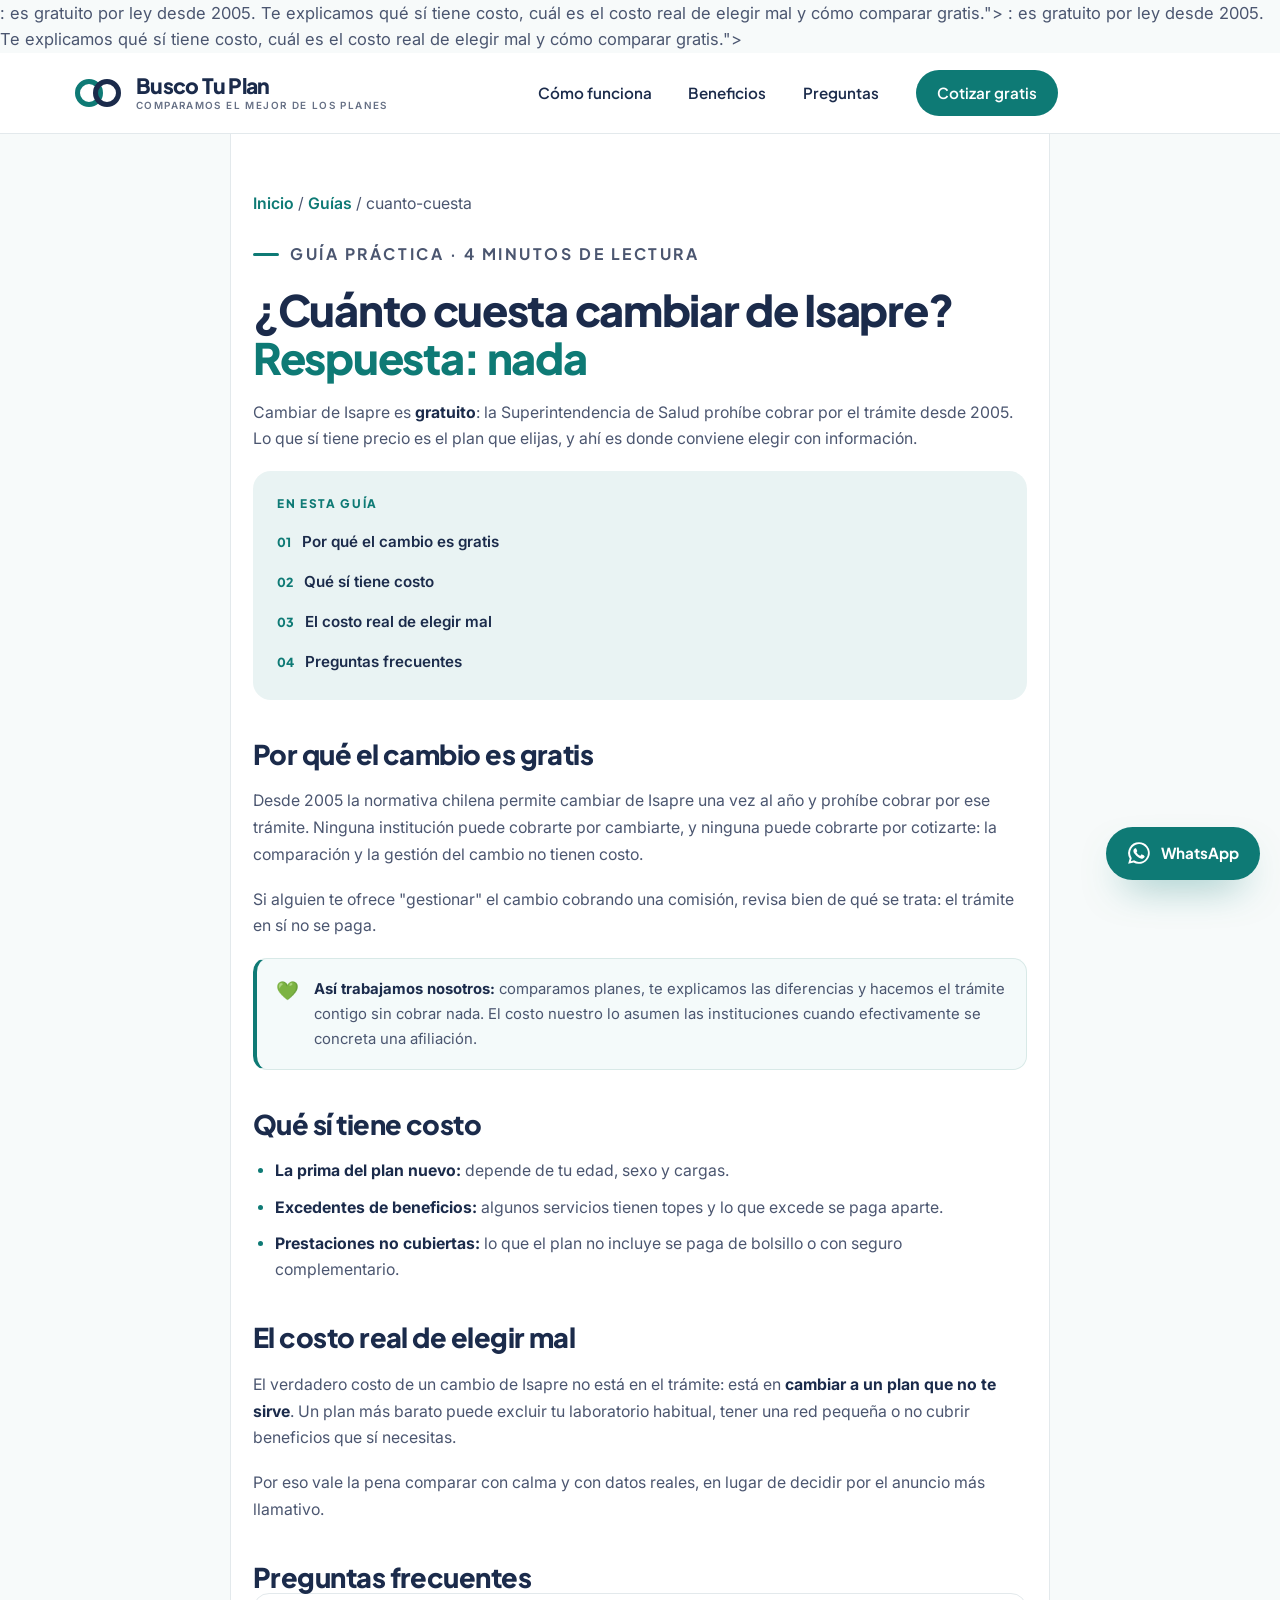
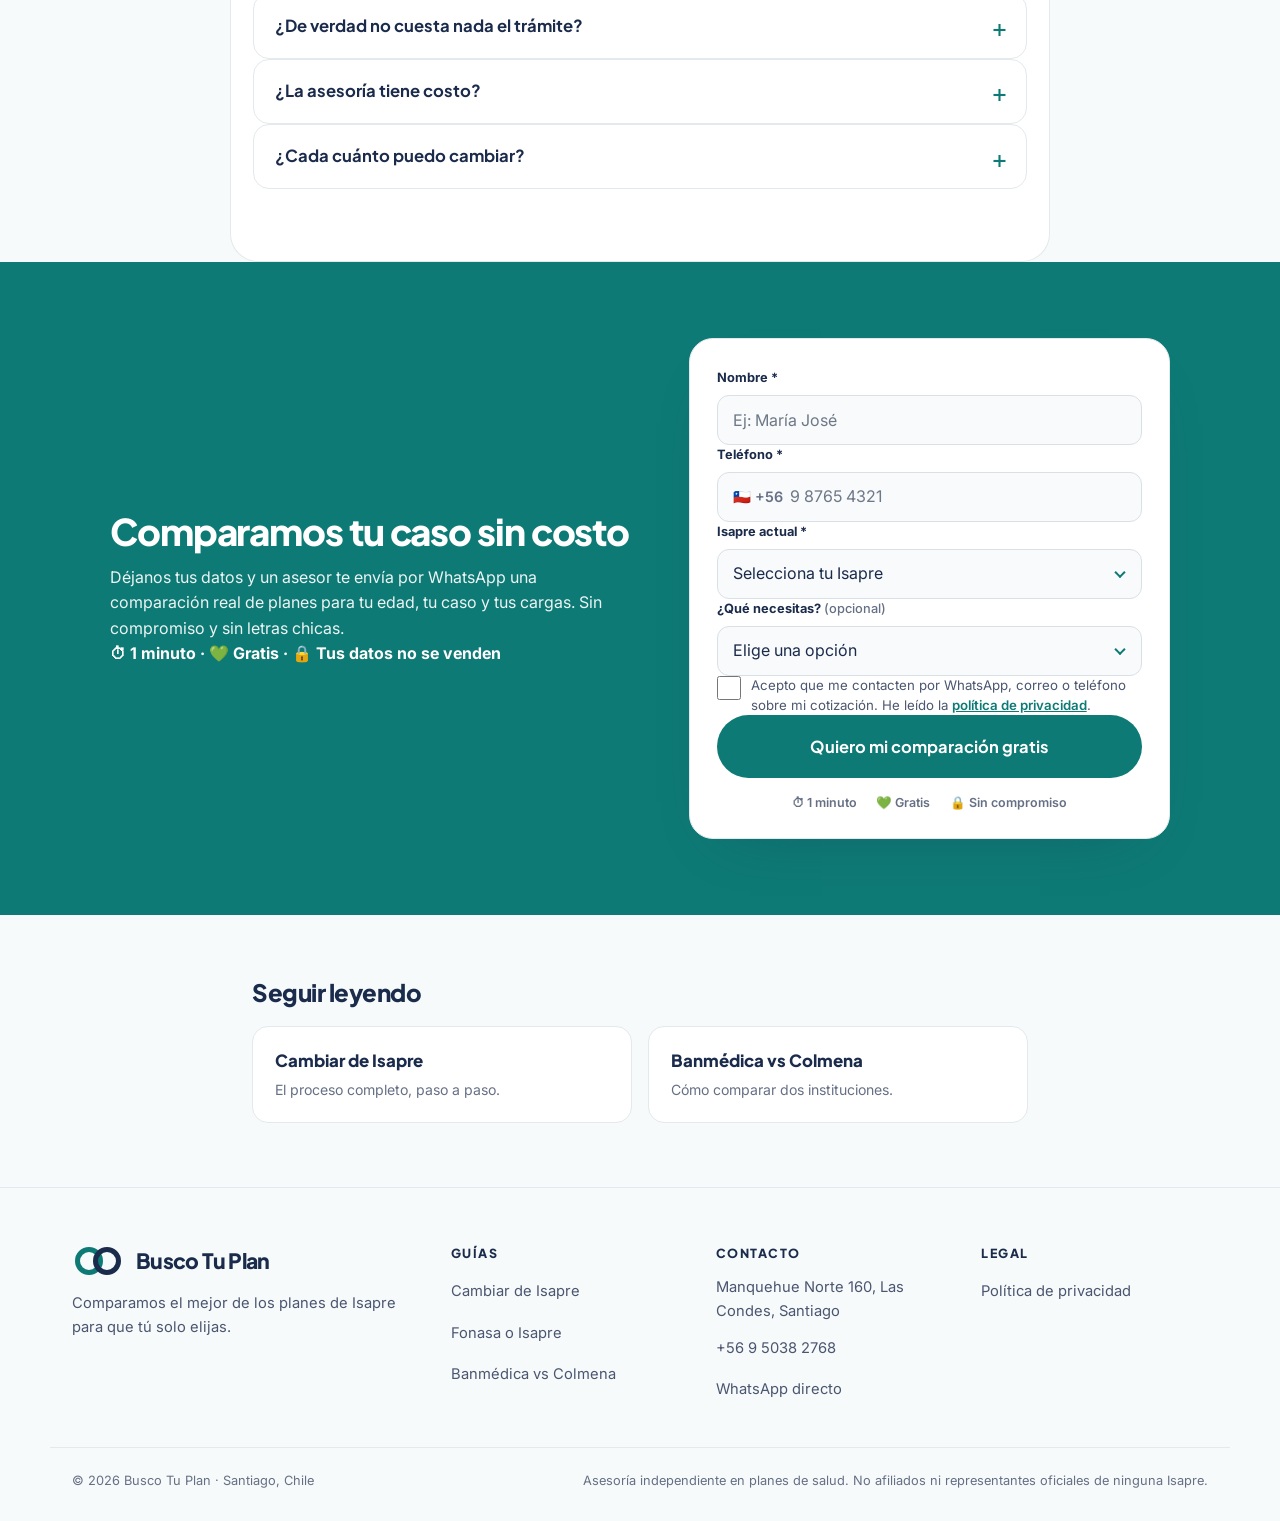
<file: guias/cuanto-cuesta.html>
<!doctype html>
<html lang="es-CL">
<head>
<meta charset="utf-8">
<meta name="viewport" content="width=device-width, initial-scale=1, viewport-fit=cover">
<title>¿Cuánto cuesta cambiar de Isapre? (y por qué es gratis) | Busco Tu Plan</title>
<meta name="description" content="Cambiar de Isapre cuesta <meta name="description" content="Guía práctica para cambiar de Isapre: cuándo se puede hacer, qué documentos necesitas, cuánto demora y qué revisar antes de decidir. Asesoría gratis.">: es gratuito por ley desde 2005. Te explicamos qué sí tiene costo, cuál es el costo real de elegir mal y cómo comparar gratis.">
<link rel="canonical" href="https://www.buscotuplan.cl/guias/cuanto-cuesta.html">
<link rel="icon" href="../assets/img/favicon-64.png" type="image/png">
<link rel="apple-touch-icon" href="../assets/img/touch-icon-180.png">
<meta property="og:type" content="article">
<meta property="og:site_name" content="Busco Tu Plan">
<meta property="og:title" content="¿Cuánto cuesta cambiar de Isapre? (y por qué es gratis) | Busco Tu Plan">
<meta property="og:description" content="Cambiar de Isapre cuesta <meta property="og:description" content="Cuándo se puede cambiar, qué papeles necesitas, cuánto demora y cómo no perder tus derechos adquiridos.">: es gratuito por ley desde 2005. Te explicamos qué sí tiene costo, cuál es el costo real de elegir mal y cómo comparar gratis.">
<meta property="og:url" content="https://www.buscotuplan.cl/guias/cuanto-cuesta.html">
<meta property="og:image" content="https://www.buscotuplan.cl/assets/img/logo.webp">
<meta name="twitter:card" content="summary_large_image">
<meta name="robots" content="index, follow">
<link rel="preconnect" href="https://fonts.googleapis.com">
<link rel="preconnect" href="https://fonts.gstatic.com" crossorigin>
<link rel="stylesheet" href="https://fonts.googleapis.com/css2?family=Plus+Jakarta+Sans:wght@600;700;800&family=Inter:wght@400;500;600;700&display=swap">
<link rel="stylesheet" href="../assets/css/styles.css?v=20261028c">
<script src="../assets/js/ga.js?v=20261020g" defer></script>
<script type="application/ld+json">
{
    "@context": "https://schema.org",
    "@type": "FAQPage",
    "mainEntity": [
        {
            "@type": "Question",
            "name": "¿De verdad no cuesta nada el trámite?",
            "acceptedAnswer": {
                "@type": "Answer",
                "text": "Correcto. El cambio de Isapre es gratuito por ley desde 2005. Ninguna institución puede cobrar por gestionarlo."
            }
        },
        {
            "@type": "Question",
            "name": "¿La asesoría tiene costo?",
            "acceptedAnswer": {
                "@type": "Answer",
                "text": "No. La asesoría para comparar y gestionar el cambio es gratuita; no hay que pagar por ella."
            }
        },
        {
            "@type": "Question",
            "name": "¿Cada cuánto puedo cambiar?",
            "acceptedAnswer": {
                "@type": "Answer",
                "text": "Una vez al año. El periodo habilitado habitual es febrero."
            }
        }
    ]
}
</script>
</head>
<body class="pagina-guia">

<header class="site-header" id="top">
  <div class="container header-inner">
    <a class="brand" href="../index.html">
      <svg class="brand-mark" viewBox="0 0 52 30" width="52" height="30" aria-hidden="true">
        <circle cx="17" cy="15" r="11.5" fill="none" stroke="#0E7A75" stroke-width="5"/>
        <circle cx="35" cy="15" r="11.5" fill="none" stroke="#1B2B4B" stroke-width="5"/>
      </svg>
      <span class="brand-text">
        <strong>Busco Tu Plan</strong>
        <small>Comparamos el mejor de los planes</small>
      </span>
    </a>

    <nav class="nav" id="nav" aria-label="Principal">
      <a href="../index.html#como-funciona">C&oacute;mo funciona</a>
      <a href="../index.html#beneficios">Beneficios</a>
      <a href="../index.html#preguntas">Preguntas</a>
      <a class="btn btn-primary btn-sm" href="#cotizar">Cotizar gratis</a>
    </nav>

    <button class="nav-toggle" id="nav-toggle" aria-expanded="false" aria-controls="nav" aria-label="Abrir men&uacute;">
      <span></span><span></span><span></span>
    </button>
  </div>
</header>

<main>
<article class="guia">

  <p class="migas"><a href="../index.html">Inicio</a> / <a href="../index.html#guias">Guías</a> / cuanto-cuesta</p>

  <p class="eyebrow"><span class="dot"></span> Guía práctica · 4 minutos de lectura</p>

  <h1>¿Cuánto cuesta cambiar de Isapre? <span>Respuesta: nada</span></h1>

  <p class="entrada">Cambiar de Isapre es <strong>gratuito</strong>: la Superintendencia de Salud prohíbe cobrar por el trámite desde 2005. Lo que sí tiene precio es el plan que elijas, y ahí es donde conviene elegir con información.</p>

  <div class="guia-indice">
    <p>En esta guía</p>
    <ol>
      <li><a href="#gratis">Por qué el cambio es gratis</a></li>
      <li><a href="#si-cuesta">Qué sí tiene costo</a></li>
      <li><a href="#costo-real">El costo real de elegir mal</a></li>
      <li><a href="#preguntas">Preguntas frecuentes</a></li>
    </ol>
  </div>

  <h2 id="gratis">Por qué el cambio es gratis</h2>
  <p>Desde 2005 la normativa chilena permite cambiar de Isapre una vez al año y prohíbe cobrar por ese trámite. Ninguna institución puede cobrarte por cambiarte, y ninguna puede cobrarte por cotizarte: la comparación y la gestión del cambio no tienen costo.</p>
  <p>Si alguien te ofrece "gestionar" el cambio cobrando una comisión, revisa bien de qué se trata: el trámite en sí no se paga.</p>

  <div class="guia-dato">
    <span class="ico" aria-hidden="true">💚</span>
    <p><strong>Así trabajamos nosotros:</strong> comparamos planes, te explicamos las diferencias y hacemos el trámite contigo sin cobrar nada. El costo nuestro lo asumen las instituciones cuando efectivamente se concreta una afiliación.</p>
  </div>

  <h2 id="si-cuesta">Qué sí tiene costo</h2>
  <ul>
    <li><strong>La prima del plan nuevo:</strong> depende de tu edad, sexo y cargas.</li>
    <li><strong>Excedentes de beneficios:</strong> algunos servicios tienen topes y lo que excede se paga aparte.</li>
    <li><strong>Prestaciones no cubiertas:</strong> lo que el plan no incluye se paga de bolsillo o con seguro complementario.</li>
  </ul>

  <h2 id="costo-real">El costo real de elegir mal</h2>
  <p>El verdadero costo de un cambio de Isapre no está en el trámite: está en <strong>cambiar a un plan que no te sirve</strong>. Un plan más barato puede excluir tu laboratorio habitual, tener una red pequeña o no cubrir beneficios que sí necesitas.</p>
  <p>Por eso vale la pena comparar con calma y con datos reales, en lugar de decidir por el anuncio más llamativo.</p>

  <h2 id="preguntas">Preguntas frecuentes</h2>
  
  <details class="faq-item">
    <summary>¿De verdad no cuesta nada el trámite?</summary>
    <p>Correcto. El cambio de Isapre es gratuito por ley desde 2005. Ninguna institución puede cobrar por gestionarlo.</p>
  </details>

  <details class="faq-item">
    <summary>¿La asesoría tiene costo?</summary>
    <p>No. La asesoría para comparar y gestionar el cambio es gratuita; no hay que pagar por ella.</p>
  </details>

  <details class="faq-item">
    <summary>¿Cada cuánto puedo cambiar?</summary>
    <p>Una vez al año. El periodo habilitado habitual es febrero.</p>
  </details>

  </article>

<!-- ============================================================ CTA -->
<section class="cta-guia" id="cotizar">
  <div class="cta-guia-in">
    <div>
      <h2>Comparamos tu caso sin costo</h2>
      <p>Déjanos tus datos y un asesor te envía por WhatsApp una comparación real de planes para tu edad,
      tu caso y tus cargas. Sin compromiso y sin letras chicas.</p>
      <p><strong>⏱ 1 minuto · 💚 Gratis · 🔒 Tus datos no se venden</strong></p>
    </div>

    <div class="form-card">
      <form class="lead-form" id="form-hero" novalidate>
        <input type="text" name="website" class="hp" tabindex="-1" autocomplete="off" aria-hidden="true">
        <input type="hidden" name="ts" value="">
        <input type="hidden" name="origen" value="guia-cuanto-cuesta">
        <input type="hidden" name="utm_source" value="">
        <input type="hidden" name="utm_medium" value="">
        <input type="hidden" name="utm_campaign" value="">
        <input type="hidden" name="utm_content" value="">
        <input type="hidden" name="utm_term" value="">
        <input type="hidden" name="referrer" value="">
        <input type="hidden" name="landing_url" value="">

        <div class="field">
          <label for="f-nombre">Nombre <span aria-hidden="true">*</span></label>
          <input type="text" id="f-nombre" name="nombre" placeholder="Ej: María José" autocomplete="given-name" maxlength="120" required>
          <p class="field-error" data-error-for="nombre" role="alert"></p>
        </div>

        <div class="field">
          <label for="f-telefono">Teléfono <span aria-hidden="true">*</span></label>
          <div class="phone-wrap">
            <span class="phone-prefix" aria-hidden="true">🇨🇱 +56</span>
            <input type="tel" id="f-telefono" name="telefono" placeholder="9 8765 4321" inputmode="numeric" autocomplete="tel-national" maxlength="14" required>
          </div>
          <p class="field-error" data-error-for="telefono" role="alert"></p>
        </div>

        <div class="field">
          <label for="f-isapre">Isapre actual <span aria-hidden="true">*</span></label>
          <div class="select-wrap">
            <select id="f-isapre" name="isapre_actual" required>
              <option value="">Selecciona tu Isapre</option>
              <option>Colmena</option><option>Consalud</option><option>Banmédica</option>
              <option>Cruz Blanca</option><option>Vida Tres</option><option>Fundación</option>
              <option>Masculina</option><option>Particular</option>
              <option>Mutualidad / FONASA</option><option>No tengo / No sé</option>
            </select>
          </div>
          <p class="field-error" data-error-for="isapre_actual" role="alert"></p>
        </div>

        <div class="field">
          <label for="f-necesidad">¿Qué necesitas? <span class="opt">(opcional)</span></label>
          <div class="select-wrap">
            <select id="f-necesidad" name="necesidad">
              <option value="">Elige una opción</option>
              <option>Ahorrar en mi plan actual</option>
              <option>Cambiar de Isapre</option>
              <option>Cotizar para mi familia</option>
              <option>Agregar cargas (hijos o cónyuge)</option>
              <option>No tengo plan todavía</option>
              <option>No sé, necesito orientación</option>
            </select>
          </div>
        </div>

        <label class="check">
          <input type="checkbox" name="consent" value="1" required>
          <span>Acepto que me contacten por WhatsApp, correo o teléfono sobre mi
            cotización. He leído la <a href="../privacidad.html" target="_blank" rel="noopener">política de privacidad</a>.</span>
        </label>
        <p class="field-error" data-error-for="consent" role="alert"></p>

        <button type="submit" class="btn btn-primary btn-block btn-lg">
          <span class="btn-label">Quiero mi comparación gratis</span>
          <span class="btn-loading" aria-hidden="true">Enviando…</span>
        </button>
        <p class="form-micro"><span>⏱ 1 minuto</span><span>💚 Gratis</span><span>🔒 Sin compromiso</span></p>
      </form>

      <div class="form-success" id="success-hero" hidden>
        <div class="success-icon" aria-hidden="true">
          <svg viewBox="0 0 24 24" width="34" height="34"><path fill="currentColor" d="M9 16.2 4.8 12l-1.4 1.4L9 19 21 7l-1.4-1.4z"/></svg>
        </div>
        <h3>¡Listo! Recibimos tus datos</h3>
        <p class="success-msg">Te escribiremos por WhatsApp muy pronto con tu comparación de planes.</p>
        <a class="btn btn-wa btn-block btn-lg" data-wa-lugar="exito-guia" href="https://wa.me/56950382768" target="_blank" rel="noopener">
          Continuar ahora por WhatsApp
        </a>
        <button type="button" class="link-btn" data-reset>Enviar otro formulario</button>
      </div>
    </div>
  </div>
</section>

<!-- ============================================================ RELACIONADAS -->
<section class="guias-relacionadas">
  <h2>Seguir leyendo</h2>
  <div class="tarjetas-guias">
    <a class="tarjeta-guia" href="cambiar-de-isapre.html">
      <strong>Cambiar de Isapre</strong>
      <span>El proceso completo, paso a paso.</span>
    </a>
    <a class="tarjeta-guia" href="banmedica-vs-colmena.html">
      <strong>Banmédica vs Colmena</strong>
      <span>Cómo comparar dos instituciones.</span>
    </a>
  </div>
</section>

</main>

<footer class="site-footer">
  <div class="container foot-grid">
    <div class="foot-brand">
      <a class="brand" href="../index.html">
        <svg class="brand-mark" viewBox="0 0 52 30" width="52" height="30" aria-hidden="true">
          <circle cx="17" cy="15" r="11.5" fill="none" stroke="#0E7A75" stroke-width="5"/>
          <circle cx="35" cy="15" r="11.5" fill="none" stroke="#1B2B4B" stroke-width="5"/>
        </svg>
        <span class="brand-text">
          <strong>Busco Tu Plan</strong>
        </span>
      </a>
      <p>Comparamos el mejor de los planes de Isapre para que t&uacute; solo elijas.</p>
    </div>

    <div class="foot-col">
      <h3>Gu&iacute;as</h3>
      <ul>

        <li><a href="cambiar-de-isapre.html">Cambiar de Isapre</a></li>
        <li><a href="fonasa-o-isapre.html">Fonasa o Isapre</a></li>
        <li><a href="banmedica-vs-colmena.html">Banmédica vs Colmena</a></li>
      
      </ul>
    </div>

    <div class="foot-col">
      <h3>Contacto</h3>
      <ul>
        <li>Manquehue Norte 160, Las Condes, Santiago</li>
        <li><a href="tel:+56950382768">+56 9 5038 2768</a></li>
        <li><a href="https://wa.me/56950382768" target="_blank" rel="noopener"
                 data-wa="Hola, quiero cotizar mi plan de Isapre." data-wa-lugar="pie-guia">WhatsApp directo</a></li>
      </ul>
    </div>

    <div class="foot-col">
      <h3>Legal</h3>
      <ul>
        <li><a href="../privacidad.html">Pol&iacute;tica de privacidad</a></li>
      </ul>
    </div>
  </div>

  <div class="container foot-bottom">
    <p>&copy; <span id="year">2026</span> Busco Tu Plan &middot; Santiago, Chile</p>
    <p>Asesor&iacute;a independiente en planes de salud. No afiliados ni representantes
      oficiales de ninguna Isapre.</p>
  </div>
</footer>

<!-- ================================================================ FAB WHATSAPP -->
<a class="wa-fab" href="https://wa.me/56950382768" target="_blank" rel="noopener"
   data-wa="Hola, quiero cotizar mi plan de Isapre." data-wa-lugar="fab-guia" aria-label="Escr&iacute;benos por WhatsApp">
  <svg viewBox="0 0 24 24" width="26" height="26" aria-hidden="true"><path fill="currentColor" d="M12 2a10 10 0 0 0-8.6 15.1L2 22l5-1.3A10 10 0 1 0 12 2m0 18.2a8.2 8.2 0 0 1-4.2-1.2l-.3-.2-3 .8.8-2.9-.2-.3A8.2 8.2 0 1 1 12 20.2m4.6-6.1c-.3-.1-1.5-.7-1.7-.8s-.4-.1-.6.1-.7.8-.8 1-.3.2-.5.1a6.7 6.7 0 0 1-3.3-2.9c-.2-.4.2-.4.6-1.2.1-.2 0-.4 0-.5l-.8-1.8c-.2-.4-.4-.4-.6-.4h-.5a1 1 0 0 0-.7.3 2.9 2.9 0 0 0-.9 2.1 5 5 0 0 0 1.1 2.7 11.4 11.4 0 0 0 4.4 3.8c1.6.7 2.2.7 3 .6a2.6 2.6 0 0 0 1.7-1.2 2.1 2.1 0 0 0 .1-1.2c0-.1-.2-.2-.5-.3"/></svg>
  <span>WhatsApp</span>
</a>
<script src="../assets/js/main.js?v=20261030a" defer></script>
</body>
</html>
</file>
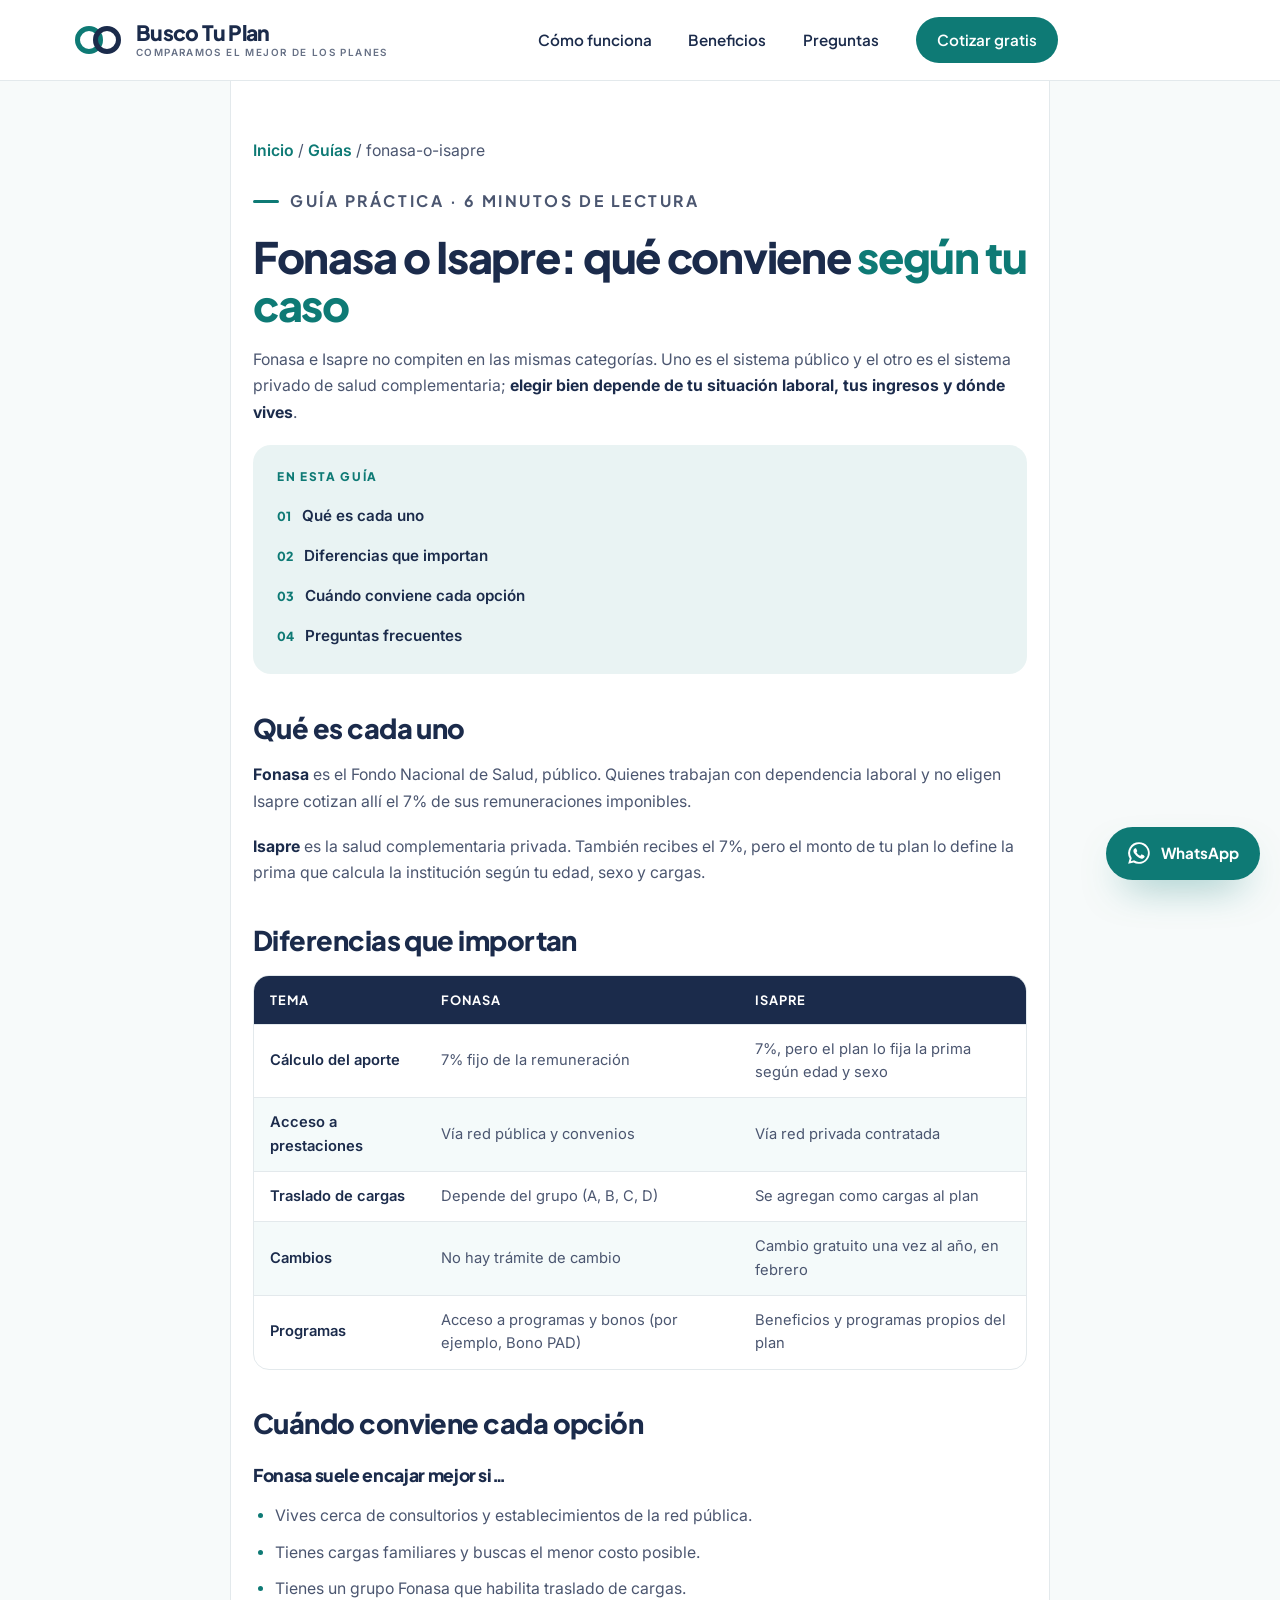
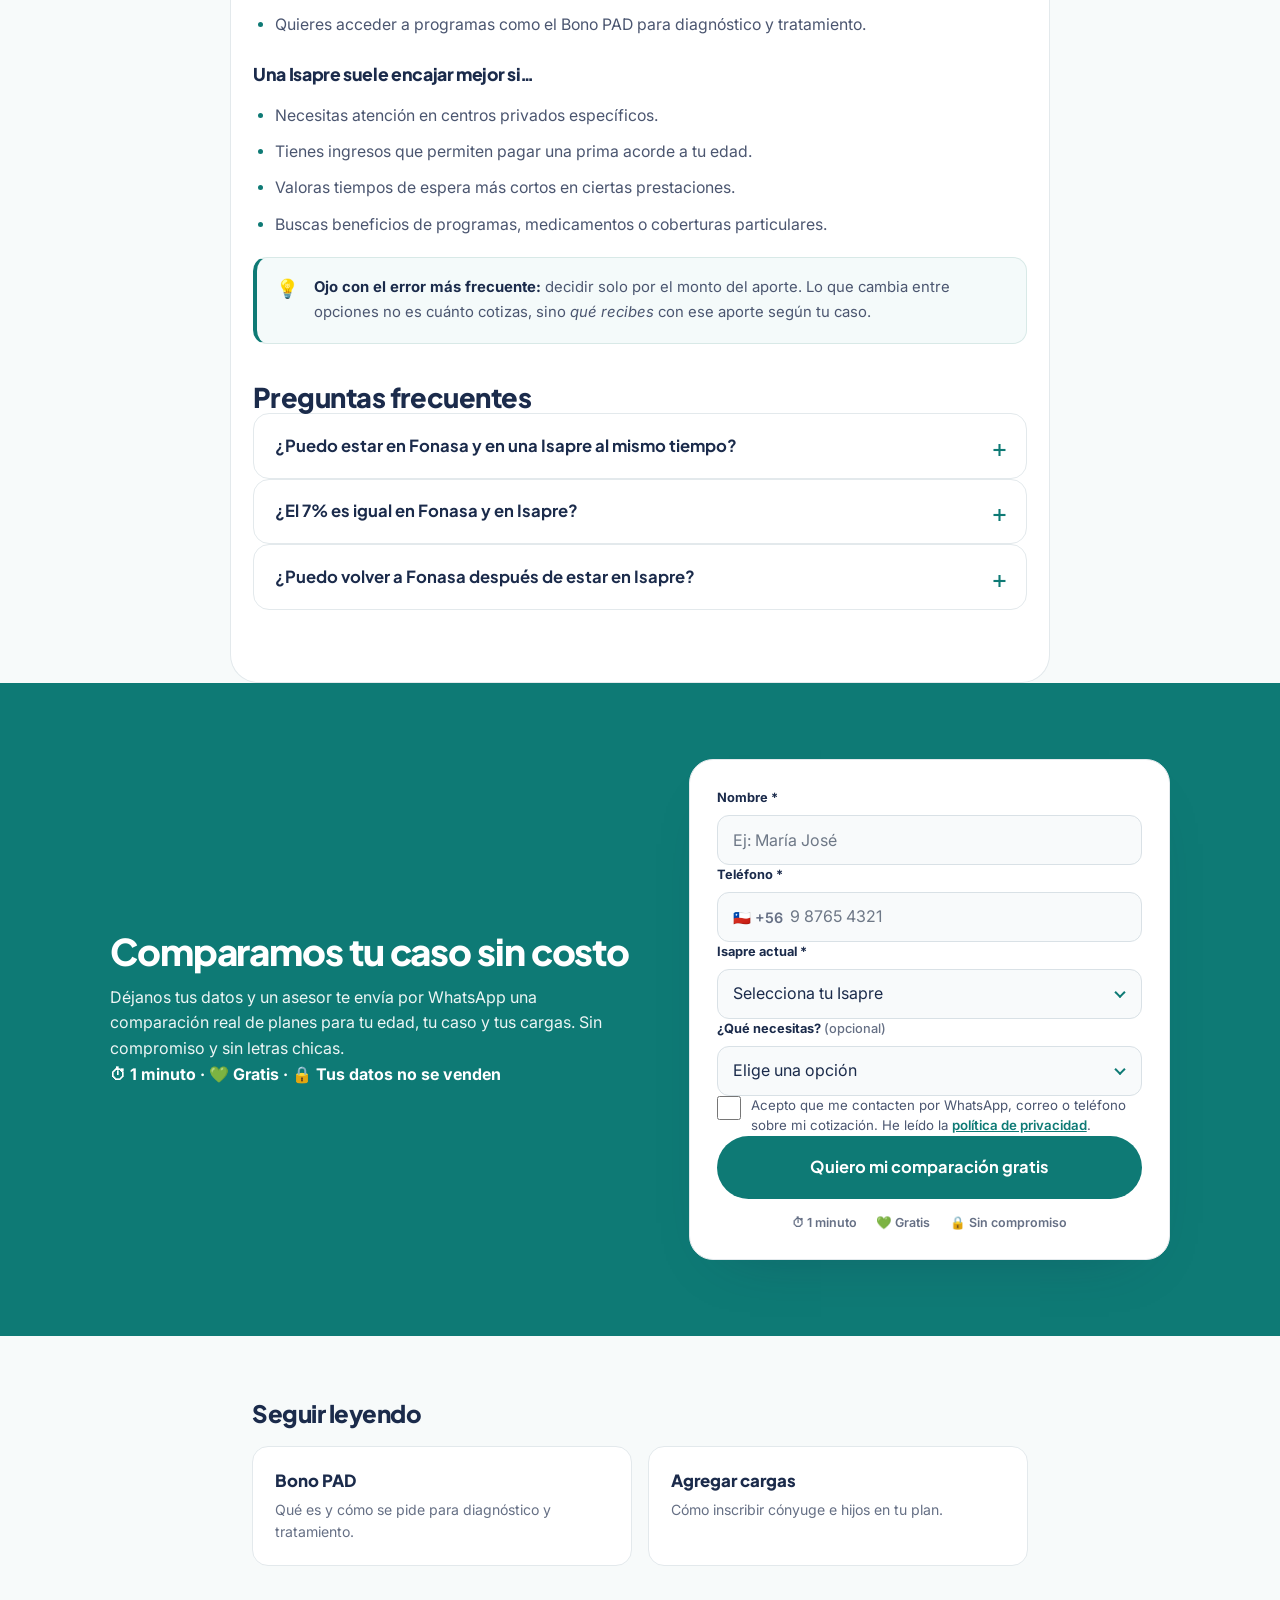
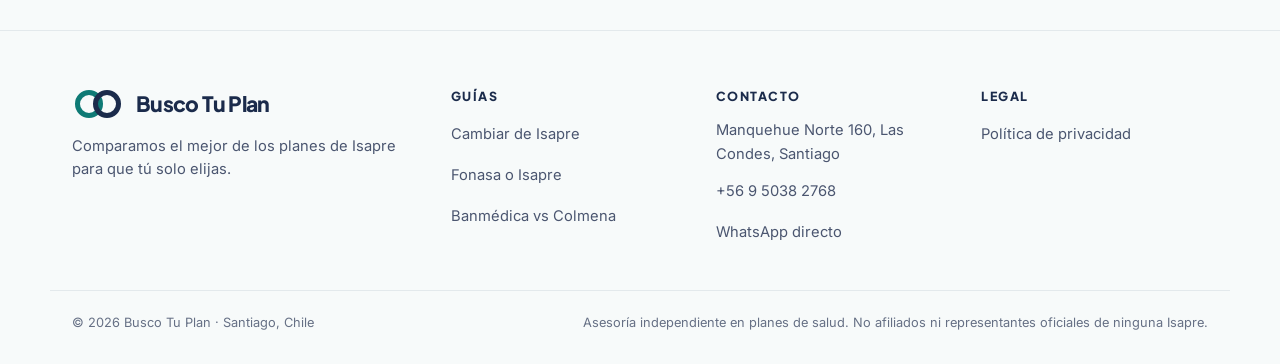
<file: guias/fonasa-o-isapre.html>
<!doctype html>
<html lang="es-CL">
<head>
<meta charset="utf-8">
<meta name="viewport" content="width=device-width, initial-scale=1, viewport-fit=cover">
<title>Fonasa o Isapre: qué conviene según tu caso | Busco Tu Plan</title>
<meta name="description" content="Fonasa o Isapre: diferencias reales en precio, red de prestadores y trámites. Guía para decidir según tu situación laboral y familiar.">
<link rel="canonical" href="https://www.buscotuplan.cl/guias/fonasa-o-isapre.html">
<link rel="icon" href="../assets/img/favicon-64.png" type="image/png">
<link rel="apple-touch-icon" href="../assets/img/touch-icon-180.png">
<meta property="og:type" content="article">
<meta property="og:site_name" content="Busco Tu Plan">
<meta property="og:title" content="Fonasa o Isapre: qué conviene según tu caso | Busco Tu Plan">
<meta property="og:description" content="Fonasa o Isapre: diferencias reales en precio, red de prestadores y trámites. Guía para decidir según tu situación laboral y familiar.">
<meta property="og:url" content="https://www.buscotuplan.cl/guias/fonasa-o-isapre.html">
<meta property="og:image" content="https://www.buscotuplan.cl/assets/img/logo.webp">
<meta name="twitter:card" content="summary_large_image">
<meta name="robots" content="index, follow">
<link rel="preconnect" href="https://fonts.googleapis.com">
<link rel="preconnect" href="https://fonts.gstatic.com" crossorigin>
<link rel="stylesheet" href="https://fonts.googleapis.com/css2?family=Plus+Jakarta+Sans:wght@600;700;800&family=Inter:wght@400;500;600;700&display=swap">
<link rel="stylesheet" href="../assets/css/styles.css?v=20261028c">
<script src="../assets/js/ga.js?v=20261020g" defer></script>
<script type="application/ld+json">
{
    "@context": "https://schema.org",
    "@type": "FAQPage",
    "mainEntity": [
        {
            "@type": "Question",
            "name": "¿Puedo estar en Fonasa y en una Isapre al mismo tiempo?",
            "acceptedAnswer": {
                "@type": "Answer",
                "text": "Cada persona se afilia a una sola institución para su cotización de salud. Existen planes complementarios privados que se suman, pero son otro producto."
            }
        },
        {
            "@type": "Question",
            "name": "¿El 7% es igual en Fonasa y en Isapre?",
            "acceptedAnswer": {
                "@type": "Answer",
                "text": "El aporte es del 7% en ambos casos, pero en Isapre el valor del plan depende de la prima calculada según tu edad, sexo y cargas."
            }
        },
        {
            "@type": "Question",
            "name": "¿Puedo volver a Fonasa después de estar en Isapre?",
            "acceptedAnswer": {
                "@type": "Answer",
                "text": "Sí, los cambios de institución están habilitados en el periodo correspondiente. Consulta las condiciones vigentes antes de decidir."
            }
        }
    ]
}
</script>
</head>
<body class="pagina-guia">

<header class="site-header" id="top">
  <div class="container header-inner">
    <a class="brand" href="../index.html">
      <svg class="brand-mark" viewBox="0 0 52 30" width="52" height="30" aria-hidden="true">
        <circle cx="17" cy="15" r="11.5" fill="none" stroke="#0E7A75" stroke-width="5"/>
        <circle cx="35" cy="15" r="11.5" fill="none" stroke="#1B2B4B" stroke-width="5"/>
      </svg>
      <span class="brand-text">
        <strong>Busco Tu Plan</strong>
        <small>Comparamos el mejor de los planes</small>
      </span>
    </a>

    <nav class="nav" id="nav" aria-label="Principal">
      <a href="../index.html#como-funciona">C&oacute;mo funciona</a>
      <a href="../index.html#beneficios">Beneficios</a>
      <a href="../index.html#preguntas">Preguntas</a>
      <a class="btn btn-primary btn-sm" href="#cotizar">Cotizar gratis</a>
    </nav>

    <button class="nav-toggle" id="nav-toggle" aria-expanded="false" aria-controls="nav" aria-label="Abrir men&uacute;">
      <span></span><span></span><span></span>
    </button>
  </div>
</header>

<main>
<article class="guia">

  <p class="migas"><a href="../index.html">Inicio</a> / <a href="../index.html#guias">Guías</a> / fonasa-o-isapre</p>

  <p class="eyebrow"><span class="dot"></span> Guía práctica · 6 minutos de lectura</p>

  <h1>Fonasa o Isapre: qué conviene <span>según tu caso</span></h1>

  <p class="entrada">Fonasa e Isapre no compiten en las mismas categorías. Uno es el sistema público y el otro es el sistema privado de salud complementaria; <strong>elegir bien depende de tu situación laboral, tus ingresos y dónde vives</strong>.</p>

  <div class="guia-indice">
    <p>En esta guía</p>
    <ol>
      <li><a href="#que-es">Qué es cada uno</a></li>
      <li><a href="#diferencias">Diferencias que importan</a></li>
      <li><a href="#cuando">Cuándo conviene cada opción</a></li>
      <li><a href="#preguntas">Preguntas frecuentes</a></li>
    </ol>
  </div>

  <h2 id="que-es">Qué es cada uno</h2>
  <p><strong>Fonasa</strong> es el Fondo Nacional de Salud, público. Quienes trabajan con dependencia laboral y no eligen Isapre cotizan allí el 7% de sus remuneraciones imponibles.</p>
  <p><strong>Isapre</strong> es la salud complementaria privada. También recibes el 7%, pero el monto de tu plan lo define la prima que calcula la institución según tu edad, sexo y cargas.</p>

  <h2 id="diferencias">Diferencias que importan</h2>
  <div class="tabla-wrap">
    <table class="guia-tabla">
      <thead><tr><th>Tema</th><th>Fonasa</th><th>Isapre</th></tr></thead>
      <tbody>
        <tr><td>Cálculo del aporte</td><td>7% fijo de la remuneración</td><td>7%, pero el plan lo fija la prima según edad y sexo</td></tr>
        <tr><td>Acceso a prestaciones</td><td>Vía red pública y convenios</td><td>Vía red privada contratada</td></tr>
        <tr><td>Traslado de cargas</td><td>Depende del grupo (A, B, C, D)</td><td>Se agregan como cargas al plan</td></tr>
        <tr><td>Cambios</td><td>No hay trámite de cambio</td><td>Cambio gratuito una vez al año, en febrero</td></tr>
        <tr><td>Programas</td><td>Acceso a programas y bonos (por ejemplo, Bono PAD)</td><td>Beneficios y programas propios del plan</td></tr>
      </tbody>
    </table>
  </div>

  <h2 id="cuando">Cuándo conviene cada opción</h2>
  <h3>Fonasa suele encajar mejor si…</h3>
  <ul>
    <li>Vives cerca de consultorios y establecimientos de la red pública.</li>
    <li>Tienes cargas familiares y buscas el menor costo posible.</li>
    <li>Tienes un grupo Fonasa que habilita traslado de cargas.</li>
    <li>Quieres acceder a programas como el Bono PAD para diagnóstico y tratamiento.</li>
  </ul>

  <h3>Una Isapre suele encajar mejor si…</h3>
  <ul>
    <li>Necesitas atención en centros privados específicos.</li>
    <li>Tienes ingresos que permiten pagar una prima acorde a tu edad.</li>
    <li>Valoras tiempos de espera más cortos en ciertas prestaciones.</li>
    <li>Buscas beneficios de programas, medicamentos o coberturas particulares.</li>
  </ul>

  <div class="guia-dato">
    <span class="ico" aria-hidden="true">💡</span>
    <p><strong>Ojo con el error más frecuente:</strong> decidir solo por el monto del aporte. Lo que cambia entre opciones no es cuánto cotizas, sino <em>qué recibes</em> con ese aporte según tu caso.</p>
  </div>

  <h2 id="preguntas">Preguntas frecuentes</h2>
  
  <details class="faq-item">
    <summary>¿Puedo estar en Fonasa y en una Isapre al mismo tiempo?</summary>
    <p>Cada persona se afilia a una sola institución para su cotización de salud. Existen planes complementarios privados que se suman, pero son otro producto.</p>
  </details>

  <details class="faq-item">
    <summary>¿El 7% es igual en Fonasa y en Isapre?</summary>
    <p>El aporte es del 7% en ambos casos, pero en Isapre el valor del plan depende de la prima calculada según tu edad, sexo y cargas.</p>
  </details>

  <details class="faq-item">
    <summary>¿Puedo volver a Fonasa después de estar en Isapre?</summary>
    <p>Sí, los cambios de institución están habilitados en el periodo correspondiente. Consulta las condiciones vigentes antes de decidir.</p>
  </details>

  </article>

<!-- ============================================================ CTA -->
<section class="cta-guia" id="cotizar">
  <div class="cta-guia-in">
    <div>
      <h2>Comparamos tu caso sin costo</h2>
      <p>Déjanos tus datos y un asesor te envía por WhatsApp una comparación real de planes para tu edad,
      tu caso y tus cargas. Sin compromiso y sin letras chicas.</p>
      <p><strong>⏱ 1 minuto · 💚 Gratis · 🔒 Tus datos no se venden</strong></p>
    </div>

    <div class="form-card">
      <form class="lead-form" id="form-hero" novalidate>
        <input type="text" name="website" class="hp" tabindex="-1" autocomplete="off" aria-hidden="true">
        <input type="hidden" name="ts" value="">
        <input type="hidden" name="origen" value="guia-fonasa-o-isapre">
        <input type="hidden" name="utm_source" value="">
        <input type="hidden" name="utm_medium" value="">
        <input type="hidden" name="utm_campaign" value="">
        <input type="hidden" name="utm_content" value="">
        <input type="hidden" name="utm_term" value="">
        <input type="hidden" name="referrer" value="">
        <input type="hidden" name="landing_url" value="">

        <div class="field">
          <label for="f-nombre">Nombre <span aria-hidden="true">*</span></label>
          <input type="text" id="f-nombre" name="nombre" placeholder="Ej: María José" autocomplete="given-name" maxlength="120" required>
          <p class="field-error" data-error-for="nombre" role="alert"></p>
        </div>

        <div class="field">
          <label for="f-telefono">Teléfono <span aria-hidden="true">*</span></label>
          <div class="phone-wrap">
            <span class="phone-prefix" aria-hidden="true">🇨🇱 +56</span>
            <input type="tel" id="f-telefono" name="telefono" placeholder="9 8765 4321" inputmode="numeric" autocomplete="tel-national" maxlength="14" required>
          </div>
          <p class="field-error" data-error-for="telefono" role="alert"></p>
        </div>

        <div class="field">
          <label for="f-isapre">Isapre actual <span aria-hidden="true">*</span></label>
          <div class="select-wrap">
            <select id="f-isapre" name="isapre_actual" required>
              <option value="">Selecciona tu Isapre</option>
              <option>Colmena</option><option>Consalud</option><option>Banmédica</option>
              <option>Cruz Blanca</option><option>Vida Tres</option><option>Fundación</option>
              <option>Masculina</option><option>Particular</option>
              <option>Mutualidad / FONASA</option><option>No tengo / No sé</option>
            </select>
          </div>
          <p class="field-error" data-error-for="isapre_actual" role="alert"></p>
        </div>

        <div class="field">
          <label for="f-necesidad">¿Qué necesitas? <span class="opt">(opcional)</span></label>
          <div class="select-wrap">
            <select id="f-necesidad" name="necesidad">
              <option value="">Elige una opción</option>
              <option>Ahorrar en mi plan actual</option>
              <option>Cambiar de Isapre</option>
              <option>Cotizar para mi familia</option>
              <option>Agregar cargas (hijos o cónyuge)</option>
              <option>No tengo plan todavía</option>
              <option>No sé, necesito orientación</option>
            </select>
          </div>
        </div>

        <label class="check">
          <input type="checkbox" name="consent" value="1" required>
          <span>Acepto que me contacten por WhatsApp, correo o teléfono sobre mi
            cotización. He leído la <a href="../privacidad.html" target="_blank" rel="noopener">política de privacidad</a>.</span>
        </label>
        <p class="field-error" data-error-for="consent" role="alert"></p>

        <button type="submit" class="btn btn-primary btn-block btn-lg">
          <span class="btn-label">Quiero mi comparación gratis</span>
          <span class="btn-loading" aria-hidden="true">Enviando…</span>
        </button>
        <p class="form-micro"><span>⏱ 1 minuto</span><span>💚 Gratis</span><span>🔒 Sin compromiso</span></p>
      </form>

      <div class="form-success" id="success-hero" hidden>
        <div class="success-icon" aria-hidden="true">
          <svg viewBox="0 0 24 24" width="34" height="34"><path fill="currentColor" d="M9 16.2 4.8 12l-1.4 1.4L9 19 21 7l-1.4-1.4z"/></svg>
        </div>
        <h3>¡Listo! Recibimos tus datos</h3>
        <p class="success-msg">Te escribiremos por WhatsApp muy pronto con tu comparación de planes.</p>
        <a class="btn btn-wa btn-block btn-lg" data-wa-lugar="exito-guia" href="https://wa.me/56950382768" target="_blank" rel="noopener">
          Continuar ahora por WhatsApp
        </a>
        <button type="button" class="link-btn" data-reset>Enviar otro formulario</button>
      </div>
    </div>
  </div>
</section>

<!-- ============================================================ RELACIONADAS -->
<section class="guias-relacionadas">
  <h2>Seguir leyendo</h2>
  <div class="tarjetas-guias">
    <a class="tarjeta-guia" href="bono-pad.html">
      <strong>Bono PAD</strong>
      <span>Qué es y cómo se pide para diagnóstico y tratamiento.</span>
    </a>
    <a class="tarjeta-guia" href="agregar-cargas.html">
      <strong>Agregar cargas</strong>
      <span>Cómo inscribir cónyuge e hijos en tu plan.</span>
    </a>
  </div>
</section>

</main>

<footer class="site-footer">
  <div class="container foot-grid">
    <div class="foot-brand">
      <a class="brand" href="../index.html">
        <svg class="brand-mark" viewBox="0 0 52 30" width="52" height="30" aria-hidden="true">
          <circle cx="17" cy="15" r="11.5" fill="none" stroke="#0E7A75" stroke-width="5"/>
          <circle cx="35" cy="15" r="11.5" fill="none" stroke="#1B2B4B" stroke-width="5"/>
        </svg>
        <span class="brand-text">
          <strong>Busco Tu Plan</strong>
        </span>
      </a>
      <p>Comparamos el mejor de los planes de Isapre para que t&uacute; solo elijas.</p>
    </div>

    <div class="foot-col">
      <h3>Gu&iacute;as</h3>
      <ul>

        <li><a href="cambiar-de-isapre.html">Cambiar de Isapre</a></li>
        <li><a href="fonasa-o-isapre.html">Fonasa o Isapre</a></li>
        <li><a href="banmedica-vs-colmena.html">Banmédica vs Colmena</a></li>
      
      </ul>
    </div>

    <div class="foot-col">
      <h3>Contacto</h3>
      <ul>
        <li>Manquehue Norte 160, Las Condes, Santiago</li>
        <li><a href="tel:+56950382768">+56 9 5038 2768</a></li>
        <li><a href="https://wa.me/56950382768" target="_blank" rel="noopener"
                 data-wa="Hola, quiero cotizar mi plan de Isapre." data-wa-lugar="pie-guia">WhatsApp directo</a></li>
      </ul>
    </div>

    <div class="foot-col">
      <h3>Legal</h3>
      <ul>
        <li><a href="../privacidad.html">Pol&iacute;tica de privacidad</a></li>
      </ul>
    </div>
  </div>

  <div class="container foot-bottom">
    <p>&copy; <span id="year">2026</span> Busco Tu Plan &middot; Santiago, Chile</p>
    <p>Asesor&iacute;a independiente en planes de salud. No afiliados ni representantes
      oficiales de ninguna Isapre.</p>
  </div>
</footer>

<!-- ================================================================ FAB WHATSAPP -->
<a class="wa-fab" href="https://wa.me/56950382768" target="_blank" rel="noopener"
   data-wa="Hola, quiero cotizar mi plan de Isapre." data-wa-lugar="fab-guia" aria-label="Escr&iacute;benos por WhatsApp">
  <svg viewBox="0 0 24 24" width="26" height="26" aria-hidden="true"><path fill="currentColor" d="M12 2a10 10 0 0 0-8.6 15.1L2 22l5-1.3A10 10 0 1 0 12 2m0 18.2a8.2 8.2 0 0 1-4.2-1.2l-.3-.2-3 .8.8-2.9-.2-.3A8.2 8.2 0 1 1 12 20.2m4.6-6.1c-.3-.1-1.5-.7-1.7-.8s-.4-.1-.6.1-.7.8-.8 1-.3.2-.5.1a6.7 6.7 0 0 1-3.3-2.9c-.2-.4.2-.4.6-1.2.1-.2 0-.4 0-.5l-.8-1.8c-.2-.4-.4-.4-.6-.4h-.5a1 1 0 0 0-.7.3 2.9 2.9 0 0 0-.9 2.1 5 5 0 0 0 1.1 2.7 11.4 11.4 0 0 0 4.4 3.8c1.6.7 2.2.7 3 .6a2.6 2.6 0 0 0 1.7-1.2 2.1 2.1 0 0 0 .1-1.2c0-.1-.2-.2-.5-.3"/></svg>
  <span>WhatsApp</span>
</a>
<script src="../assets/js/main.js?v=20261030a" defer></script>
</body>
</html>
</file>
<file: assets/css/styles.css>
/* =====================================================================
   BuscoTuPlan — hoja de estilo principal del sitio (línea "corporativa teal")
   Teal #0E7A75 + azul marino #1B2B4B · Plus Jakarta Sans + Inter.
   Cubre: home, guías SEO, página legal de privacidad.
   Independiente de panel.css (panel de administración).
   ===================================================================== */

/* ------------------------------------------------------------ reset */
*,*::before,*::after{ box-sizing:border-box; }
*{ margin:0; }
html{ -webkit-text-size-adjust:100%; scroll-behavior:smooth; }
body{
  font-family:'Inter',system-ui,-apple-system,'Segoe UI',Roboto,sans-serif;
  font-size:16.5px; line-height:1.6;
  color:#4B5670; background:#FFFFFF;
  -webkit-font-smoothing:antialiased; text-rendering:optimizeLegibility;
}
img,svg{ display:block; max-width:100%; }
a{ color:inherit; }
button,input,select{ font:inherit; color:inherit; }
ul,ol{ list-style:none; padding:0; }
h1,h2,h3{ color:#1B2B4B; font-weight:800; letter-spacing:-.02em; line-height:1.15; }

/* ------------------------------------------------------------ raíz */
:root{
  --teal:#0E7A75;
  --teal-dark:#0A5F5B;
  --navy:#1B2B4B;
  --text:#4B5670;
  --muted:#667085;
  --tint:#E9F3F3;
  --tint-2:#F4FAFA;
  --bg-soft:#F7FAFA;
  --border:#E3E9EC;
  --border-2:#D5DDE2;
  --white:#FFFFFF;
  --wa:#16BD5B;
  --wa-ink:#06231A;
  --red:#C0392B;
  --disp:'Plus Jakarta Sans','Inter',system-ui,sans-serif;
  --shadow-card:0 24px 60px -40px rgba(27,43,75,.35);
  --shadow-pop:0 18px 45px -25px rgba(27,43,75,.4);
}

.container{ width:100%; max-width:1180px; margin:0 auto; padding:0 22px; }
.narrow{ max-width:860px; }

a:focus-visible, button:focus-visible, summary:focus-visible, input:focus-visible{
  outline:2px solid var(--navy); outline-offset:2px; border-radius:4px;
}

/* ------------------------------------------------------------ botones */
.btn{
  display:inline-flex; align-items:center; justify-content:center; gap:.55rem;
  padding:.95rem 1.7rem; border:1.5px solid transparent; border-radius:999px;
  font-family:var(--disp); font-weight:700; font-size:.98rem; letter-spacing:.002em;
  text-decoration:none; cursor:pointer;
  transition:background .18s ease, color .18s ease, border-color .18s ease,
    box-shadow .18s ease, transform .18s ease;
  white-space:nowrap;
}
.btn:active{ transform:translateY(1px); }
.btn-primary{ background:var(--teal); color:#FFFFFF; }
.btn-primary:hover{ background:var(--teal-dark); box-shadow:0 14px 28px -16px rgba(14,122,117,.65); }
.btn-outline{ background:#FFFFFF; color:var(--navy); border-color:var(--border-2); }
.btn-outline:hover{ border-color:var(--teal); color:var(--teal); }
.btn-wa{ background:#FFFFFF; color:var(--navy); border-color:var(--border-2); }
.btn-wa svg{ color:var(--wa); }
.btn-wa:hover{ border-color:var(--teal); color:var(--teal); box-shadow:var(--shadow-pop); }
.btn-lg{ padding:1.08rem 1.9rem; font-size:1.03rem; }
.btn-sm{ padding:.6rem 1.25rem; font-size:.9rem; }
.btn-block{ display:flex; width:100%; }
.btn .btn-arrow{ transition:transform .18s ease; }
.btn:hover .btn-arrow{ transform:translateX(4px); }
.btn.is-busy{ pointer-events:none; opacity:.8; }
.btn .btn-loading{ display:none; }
.btn.is-busy .btn-loading{ display:inline; }
.btn.is-busy .btn-label{ display:none; }

.link-btn{
  background:none; border:0; padding:.4rem .1rem; margin-top:.8rem;
  color:var(--muted); font-size:.88rem; text-decoration:underline;
  text-underline-offset:3px; cursor:pointer;
}
.link-btn:hover{ color:var(--teal); }
.link-btn-light{ color:rgba(255,255,255,.9); }
.link-btn-light:hover{ color:#FFFFFF; }
.cta-band a:focus-visible, .cta-band button:focus-visible{ outline-color:#FFFFFF; }

/* ------------------------------------------------------------ header */
.site-header{
  position:sticky; top:0; z-index:60;
  background:#FFFFFF; border-bottom:1px solid var(--border);
}
.header-inner{
  position:relative; display:grid; grid-template-columns:auto 1fr auto;
  align-items:center; gap:1.5rem; min-height:80px;
}
.brand{ display:flex; align-items:center; gap:.75rem; text-decoration:none; }
.brand-mark{ flex:none; }
.brand-text{ display:flex; flex-direction:column; line-height:1.05; }
.brand-text strong{
  font-family:var(--disp); font-size:1.32rem; font-weight:800; color:var(--navy);
  letter-spacing:-.03em;
}
.brand-text small{ font-size:.62rem; font-weight:600; text-transform:uppercase;
  letter-spacing:.14em; color:var(--muted); margin-top:.2rem; }

.nav{ display:flex; justify-content:center; align-items:center; gap:2.3rem; }
.nav a{ font-family:var(--disp); font-size:.95rem; font-weight:600;
  color:var(--navy); text-decoration:none; transition:color .15s; }
.nav a:hover{ color:var(--teal); }
/* el botón del nav mantiene sus colores (no hereda navy de .nav a) */
.nav a.btn-primary{ color:#FFFFFF; }
.nav a.btn-primary:hover{ color:#FFFFFF; }

.nav-toggle{ display:none; background:none; border:0; padding:.5rem; cursor:pointer; }
.nav-toggle span{ display:block; width:24px; height:2px; background:var(--navy);
  margin:5px 0; border-radius:2px; transition:transform .2s, opacity .2s; }
.nav-toggle[aria-expanded="true"] span:nth-child(1){ transform:translateY(7px) rotate(45deg); }
.nav-toggle[aria-expanded="true"] span:nth-child(2){ opacity:0; }
.nav-toggle[aria-expanded="true"] span:nth-child(3){ transform:translateY(-7px) rotate(-45deg); }

/* ------------------------------------------------------------ hero */
.hero{ padding:clamp(44px,5.5vw,72px) 0 clamp(48px,6vw,80px); overflow:hidden; }
.hero-grid{ display:grid; grid-template-columns:1.04fr .96fr; gap:clamp(36px,4.5vw,64px); align-items:center; }

.eyebrow{
  display:flex; align-items:center; gap:.7rem;
  font-family:var(--disp); font-size:.72rem; font-weight:700;
  text-transform:uppercase; letter-spacing:.16em; color:var(--muted);
  margin-bottom:1.2rem;
}
.eyebrow::before{ content:""; width:26px; height:3px; border-radius:2px;
  background:var(--teal); flex:none; }
.eyebrow-light{ color:rgba(255,255,255,.92) !important; }
.eyebrow-light::before{ background:#FFFFFF; }

.hero h1{
  font-family:var(--disp); font-size:clamp(2.35rem, 4.7vw, 3.75rem);
  line-height:1.08; font-weight:800; letter-spacing:-.03em; color:var(--navy);
  margin-bottom:1.2rem;
}
.hero h1 em{ font-style:normal; color:var(--teal); }
.lead{ font-size:1.1rem; line-height:1.65; color:var(--text); max-width:33em;
  margin-bottom:2rem; }

/* tres micro-beneficios con ícono circular */
.hero-feats{ display:grid; grid-template-columns:repeat(3,1fr); gap:1.1rem;
  margin-bottom:2.1rem; }
.feat{ display:grid; grid-template-columns:auto 1fr; gap:.8rem; align-items:start; }
.feat .ico-circle{ width:46px; height:46px; }
.feat strong{ display:block; font-family:var(--disp); font-weight:800;
  font-size:.96rem; color:var(--navy); line-height:1.25; }
.feat span{ display:block; font-size:.8rem; color:var(--text); margin-top:.2rem;
  line-height:1.45; }

.ico-circle{
  width:48px; height:48px; border-radius:50%; background:var(--tint);
  color:var(--teal); display:grid; place-items:center; flex:none;
}
.ico-circle svg{ width:22px; height:22px; }
.ico-circle-outline{ background:#FFFFFF; border:1.5px solid var(--teal); }

.hero-cta{ display:flex; flex-wrap:wrap; gap:.9rem; align-items:center; }
.cta-wa .cta-b, .cta-wa-nota{ display:none; }

.trust-line{
  display:flex; align-items:center; gap:.5rem; margin-top:1.4rem;
  font-size:.86rem; color:var(--muted);
}
.trust-line svg{ color:var(--teal); flex:none; }

/* ---------------------------------------------------- foto del hero */
.hero-media{ position:relative; }
.hero-media::before{
  content:""; position:absolute; inset:20px -20px -20px 20px;
  background:var(--tint); border-radius:170px 28px 28px 28px; z-index:0;
}
.hero-media img,
.hero-media .hero-ph{
  position:relative; z-index:1; width:100%; height:auto;
  aspect-ratio:7 / 5;
  border-radius:160px 24px 24px 24px;
}
.hero-media img{ object-fit:cover; }
.hero-ph{
  display:none; place-items:center;
  background:linear-gradient(135deg,#F6FBFB 0%,#E9F3F3 55%,#D9EAE8 100%);
}
.hero-ph svg{ width:32%; max-width:210px; height:auto; color:rgba(14,122,117,.4); }
.hero-media.is-empty img{ display:none; }
.hero-media.is-empty .hero-ph{ display:grid; }

/* ------------------------------------------------------------ banda confianza */
.trust-band{ background:var(--tint); }
.trust-row{ display:grid; grid-template-columns:repeat(3,1fr); }
.trust-item{ display:flex; gap:1rem; align-items:flex-start; padding:1.7rem 1.6rem; }
.trust-item + .trust-item{ border-left:1px solid #D2E5E3; }
.trust-item svg{ color:var(--teal); flex:none; margin-top:3px; }
.trust-item strong{ display:block; font-family:var(--disp); font-weight:800;
  font-size:1.02rem; color:var(--navy); }
.trust-item span{ display:block; font-size:.88rem; color:var(--text); margin-top:.15rem; }

/* ------------------------------------------------------------ secciones */
.section{ padding:clamp(60px,7.5vw,100px) 0; }
.section-alt{ background:var(--bg-soft); }
.section-head{ max-width:680px; margin-bottom:clamp(2.2rem,4vw,3rem); }
.section-head h2{
  font-family:var(--disp); font-size:clamp(1.85rem, 3.4vw, 2.65rem);
  font-weight:800; letter-spacing:-.03em; line-height:1.1; color:var(--navy);
  margin-bottom:.8rem;
}
.section-head .eyebrow{ margin-bottom:.9rem; }
.section-sub{ font-size:1.04rem; color:var(--text); }

/* pasos */
.steps{ display:grid; grid-template-columns:repeat(3,1fr); gap:1.6rem; }
.step{ position:relative; display:grid; grid-template-columns:auto auto 1fr;
  gap:.9rem; align-items:start; padding-right:1.4rem; }
.step:not(:last-child)::after{
  content:"›"; position:absolute; right:-.35rem; top:1.2rem;
  font-family:var(--disp); font-size:1.6rem; font-weight:700; color:#B7CFCD;
  line-height:1;
}
.step-num{
  width:34px; height:34px; border-radius:50%; background:var(--tint);
  color:var(--teal); display:grid; place-items:center; flex:none;
  font-family:var(--disp); font-weight:800; font-size:.88rem;
}
.step .ico-circle{ width:44px; height:44px; }
.step h3{ font-family:var(--disp); font-size:1.04rem; font-weight:800;
  color:var(--navy); margin-bottom:.3rem; }
.step p{ font-size:.9rem; color:var(--text); line-height:1.55; }
.mid-cta{ margin-top:clamp(2.4rem,4vw,3.2rem); }

/* tarjetas de problemas / beneficios */
.grid-4{ display:grid; grid-template-columns:1fr 1fr; gap:1.2rem; }
.benefits{ display:grid; grid-template-columns:repeat(3,1fr); gap:1.2rem; }
.card{
  background:#FFFFFF; border:1px solid var(--border); border-radius:18px;
  padding:1.6rem 1.5rem; transition:box-shadow .18s ease, border-color .18s ease,
    transform .18s ease;
}
.card:hover{ border-color:#CADCDB; box-shadow:var(--shadow-pop); transform:translateY(-2px); }
.card .ico-circle{ margin-bottom:1rem; }
.card h3{ font-family:var(--disp); font-size:1.08rem; font-weight:800;
  color:var(--navy); margin-bottom:.4rem; letter-spacing:-.01em; }
.card p{ font-size:.93rem; color:var(--text); }
.card em{ font-style:normal; font-weight:700; color:var(--navy); }

/* guías: filas redondeadas */
.guias-list{ display:grid; gap:.8rem; }
.guia-row{
  display:grid; grid-template-columns:auto 1fr auto; align-items:center; gap:1.1rem;
  padding:1.05rem 1.3rem; background:#FFFFFF; border:1px solid var(--border);
  border-radius:16px; text-decoration:none;
  transition:border-color .16s, box-shadow .16s, transform .16s;
}
.guia-idx{
  width:40px; height:40px; border-radius:50%; background:var(--tint);
  color:var(--teal); display:grid; place-items:center; flex:none;
  font-family:var(--disp); font-weight:800; font-size:.8rem;
}
.guia-row strong{ display:block; font-family:var(--disp); font-size:1.08rem;
  font-weight:800; color:var(--navy); letter-spacing:-.01em; }
.guia-row em{ display:block; font-style:normal; font-size:.88rem; color:var(--muted);
  margin-top:.1rem; }
.guia-arrow{
  width:34px; height:34px; border-radius:50%; background:var(--tint-2);
  color:var(--teal); display:grid; place-items:center; flex:none;
  transition:background .16s, color .16s, transform .16s;
}
.guia-row:hover{ border-color:var(--teal); box-shadow:var(--shadow-pop);
  transform:translateY(-1px); }
.guia-row:hover .guia-arrow{ background:var(--teal); color:#FFFFFF; transform:translateX(3px); }

/* FAQ */
.faq{ display:grid; gap:.7rem; }
.faq-item{ background:#FFFFFF; border:1px solid var(--border); border-radius:16px;
  transition:border-color .16s; }
.faq-item:hover{ border-color:#CADCDB; }
.faq-item summary{
  list-style:none; cursor:pointer; padding:1.15rem 3.2rem 1.15rem 1.3rem;
  font-family:var(--disp); font-size:1.04rem; font-weight:700; color:var(--navy);
  position:relative; transition:color .15s;
}
.faq-item summary::-webkit-details-marker{ display:none; }
.faq-item summary:hover{ color:var(--teal); }
.faq-item summary::after{
  content:"+"; position:absolute; right:1.2rem; top:50%; transform:translateY(-50%);
  font-family:var(--disp); font-weight:500; font-size:1.5rem; color:var(--teal);
}
.faq-item[open] summary::after{ content:"–"; }
.faq-body{ padding:0 1.3rem 1.25rem; }
.faq-body p{ font-size:.96rem; color:var(--text); }

/* ------------------------------------------------------------ formularios */
.form-shell{ position:relative; }
.form-card{
  background:#FFFFFF; border:1px solid var(--border); border-radius:24px;
  padding:1.8rem 1.7rem 1.6rem; box-shadow:var(--shadow-card);
}
.form-card-head{ margin-bottom:1.4rem; }
.form-card-head h2{ font-family:var(--disp); font-size:1.5rem; font-weight:800;
  color:var(--navy); letter-spacing:-.02em; }
.form-card-head p{ font-size:.92rem; color:var(--muted); margin-top:.3rem; }

.form-grid{ display:grid; grid-template-columns:1fr 1fr; gap:1rem 1.1rem; }
.form-grid .field-full{ grid-column:1 / -1; }

.field label{
  display:block; font-size:.8rem; font-weight:700; color:var(--navy);
  margin-bottom:.4rem;
}
.field label .opt{ font-weight:500; color:var(--muted); }
.field input,
.field select{
  width:100%; height:50px; padding:.7rem .95rem;
  background:#F8FAFB; border:1.5px solid #D9E1E6; border-radius:12px;
  color:var(--navy); font-size:1rem;
  transition:border-color .15s, box-shadow .15s, background .15s;
}
.field input::placeholder{ color:#6E7887; }
.field input:focus,
.field select:focus{
  outline:none; background:#FFFFFF; border-color:var(--teal);
  box-shadow:0 0 0 4px rgba(14,122,117,.13);
}
.field input.is-error,
.field select.is-error{ border-color:var(--red); box-shadow:0 0 0 4px rgba(192,57,43,.1); }

.phone-wrap{ display:flex; align-items:center; gap:.4rem;
  background:#F8FAFB; border:1.5px solid #D9E1E6; border-radius:12px;
  padding:0 .95rem; height:50px;
  transition:border-color .15s, box-shadow .15s, background .15s; }
.phone-wrap:focus-within{ background:#FFFFFF; border-color:var(--teal);
  box-shadow:0 0 0 4px rgba(14,122,117,.13); }
.phone-prefix{ font-size:.9rem; font-weight:600; color:var(--muted); white-space:nowrap; }
.phone-wrap input{ background:transparent; border:0; height:auto; padding:0;
  box-shadow:none !important; }
.phone-wrap input:focus{ background:transparent; border:0; }
.phone-wrap input.is-error{ border:0; }
.phone-wrap:has(input.is-error){ border-color:var(--red); }

.select-wrap{ position:relative; }
.select-wrap::after{
  content:""; position:absolute; right:1.1rem; top:50%; width:8px; height:8px;
  border-right:2px solid var(--teal); border-bottom:2px solid var(--teal);
  transform:translateY(-70%) rotate(45deg); pointer-events:none;
}
.select-wrap select{ appearance:none; -webkit-appearance:none; padding-right:2.6em;
  cursor:pointer; }

.field-error{ font-size:.82rem; color:var(--red); margin:.35rem 0 0; }
.field-error:empty{ display:none; }

.form-alert{
  background:#FDECEC; border:1px solid #F3C9C9; border-radius:12px;
  padding:.8rem 1rem; font-size:.9rem; color:#8A2F2F; margin:.4rem 0 .9rem;
}
.form-alert a{ color:var(--teal); font-weight:700; }

.check{ display:flex; gap:.6rem; align-items:flex-start; font-size:.83rem;
  line-height:1.5; color:var(--text); cursor:pointer; }
.check input{ width:24px; height:24px; margin-top:0; accent-color:var(--teal);
  flex:none; cursor:pointer; }
.check a{ color:var(--teal); font-weight:600; }
.check.is-error span{ color:var(--red); }

.form-actions{ margin-top:1.2rem; display:grid; gap:.9rem; }
.form-micro{ display:flex; justify-content:center; gap:1.2rem; font-size:.78rem;
  font-weight:600; color:var(--muted); margin:.9rem 0 0; flex-wrap:wrap; }
.form-note{ font-size:.72rem; color:var(--muted); margin:.5rem 0 0; text-align:center;
  line-height:1.5; }

.hp{ position:absolute !important; left:-9999px !important; top:-9999px !important;
  opacity:0; }

/* éxito */
.form-success{ text-align:center; padding:1rem 0 .4rem; }
.success-icon{
  width:64px; height:64px; margin:0 auto 1rem; border-radius:50%;
  background:var(--tint); color:var(--teal);
  display:flex; align-items:center; justify-content:center;
}
.form-success h3{ font-family:var(--disp); font-size:1.45rem; font-weight:800;
  color:var(--navy); margin-bottom:.5rem; letter-spacing:-.02em; }
.form-success .success-msg{ font-size:.96rem; color:var(--text); margin-bottom:.3rem; }
.form-success .btn{ margin:.7rem 0 .2rem; }
.form-success .btn-wa{ background:var(--wa); background-color:var(--wa);
  color:var(--wa-ink); border-color:var(--wa); }
.form-success .btn-wa:hover{ filter:brightness(1.05); color:var(--wa-ink); }

/* sección de formulario a dos columnas */
.cotiza-grid{ display:grid; grid-template-columns:1fr 1fr; gap:clamp(36px,5vw,72px);
  align-items:center; }
.cotiza-copy .check-list{ display:grid; gap:.7rem; margin-top:1.6rem; }
.cotiza-copy .check-list li{
  display:flex; gap:.6rem; align-items:flex-start; font-size:.97rem;
  font-weight:600; color:var(--navy);
}
.cotiza-copy .check-list svg{ color:var(--teal); flex:none; margin-top:3px; }
.cotiza-copy .trust-line{ margin-top:1.6rem; }

/* ------------------------------------------------------------ CTA final */
.cta-band{ background:var(--teal); color:#FFFFFF; padding:clamp(56px,7vw,88px) 0; }
.cta-inner{ display:grid; grid-template-columns:1fr .92fr; gap:clamp(36px,5vw,64px);
  align-items:center; }
.cta-copy h2{
  font-family:var(--disp); font-size:clamp(1.9rem, 3.5vw, 2.75rem); font-weight:800;
  color:#FFFFFF; letter-spacing:-.03em; line-height:1.1; margin-bottom:.9rem;
}
.cta-copy>p{ font-size:1.04rem; color:rgba(255,255,255,.92); max-width:32em; }
.cta-trust{
  margin-top:1.5rem !important; font-size:.8rem !important; font-weight:600;
  text-transform:uppercase; letter-spacing:.12em;
  color:rgba(255,255,255,.92) !important;
  border-top:1px solid rgba(255,255,255,.3); padding-top:1.1rem;
}

/* formulario del CTA: tarjeta blanca sobre teal */
.cta-card{
  background:#FFFFFF; border-radius:24px; padding:1.8rem 1.7rem 1.6rem;
  box-shadow:0 30px 70px -40px rgba(0,0,0,.5); color:var(--text);
}
.cta-card .form-card-head{ margin-bottom:1.3rem; }
.cta-card .check-light{ color:var(--text); }
.cta-card .check-light a{ color:var(--teal); }
.cta-card .link-btn-light{ color:var(--muted); }
.cta-card .link-btn-light:hover{ color:var(--teal); }
.cta-card .form-success h3{ color:var(--navy); }
.cta-card .form-success .success-msg{ color:var(--text); }
.cta-card .form-success .success-icon{ background:var(--tint); color:var(--teal); }
.cta-card .form-success{ padding:.4rem 0; }

/* ------------------------------------------------------------ footer */
.site-footer{ background:var(--bg-soft); border-top:1px solid var(--border);
  padding:58px 0 30px; }
.foot-grid{ display:grid; grid-template-columns:1.5fr 1fr 1fr 1fr; gap:2.4rem; }
.foot-brand .brand{ margin-bottom:1rem; }
.foot-brand p{ font-size:.92rem; color:var(--text); }
.foot-brand strong{ color:var(--navy); }
.foot-col h3{ font-family:var(--disp); font-size:.78rem; font-weight:800;
  text-transform:uppercase; letter-spacing:.12em; color:var(--navy);
  margin-bottom:1rem; }
.foot-col ul{ display:grid; gap:.6rem; }
.foot-col li{ font-size:.92rem; color:var(--text); }
.foot-col a{ text-decoration:none; transition:color .15s;
  display:inline-block; padding:.25rem 0; }
.foot-col a:hover{ color:var(--teal); text-decoration:underline; text-underline-offset:3px; }
.socials{ display:flex; gap:.55rem; }
.socials a{
  display:flex; align-items:center; justify-content:center; width:40px; height:40px;
  border-radius:50%; border:1px solid var(--border-2); color:var(--navy);
  background:#FFFFFF; transition:all .16s;
}
.socials a:hover{ border-color:var(--teal); color:var(--teal);
  transform:translateY(-2px); box-shadow:var(--shadow-pop); }
.foot-note{ font-size:.74rem; color:var(--muted); margin-top:.8rem; }
.foot-bottom{
  display:flex; justify-content:space-between; gap:1rem; flex-wrap:wrap;
  border-top:1px solid var(--border); margin-top:2.6rem; padding-top:1.4rem;
}
.foot-bottom p{ font-size:.8rem; color:var(--muted); }

/* ------------------------------------------------------------ FAB */
.wa-fab{
  position:fixed; right:20px; bottom:20px; z-index:70;
  display:flex; align-items:center; gap:.55rem;
  padding:.85rem 1.3rem; border-radius:999px;
  background:var(--teal); background-color:var(--teal); color:#FFFFFF;
  font-family:var(--disp); font-weight:700; font-size:.95rem; text-decoration:none;
  box-shadow:0 18px 40px -18px rgba(14,122,117,.7);
  transition:background .18s, transform .18s;
}
.wa-fab:hover{ background:var(--teal-dark); transform:translateY(-2px); color:#FFFFFF; }

/* ------------------------------------------------------------ variante ?cta=wa */
html[data-cta='wa'] .hero-cta{ flex-direction:column; align-items:stretch;
  gap:.8rem; max-width:430px; }
html[data-cta='wa'] .hero-cta .cta-wa{
  order:-1; background:var(--teal); background-color:var(--teal);
  color:#FFFFFF; border-color:var(--teal); justify-content:center;
}
html[data-cta='wa'] .hero-cta .cta-wa svg{ color:#FFFFFF; }
html[data-cta='wa'] .hero-cta .cta-wa:hover{ background:var(--teal-dark);
  border-color:var(--teal-dark); color:#FFFFFF; }
html[data-cta='wa'] .hero-cta .cta-wa .cta-a{ display:none; }
html[data-cta='wa'] .hero-cta .cta-wa .cta-b{ display:inline; }
html[data-cta='wa'] .hero-cta .cta-form{ background:#FFFFFF; color:var(--navy);
  border-color:var(--border-2); }
html[data-cta='wa'] .hero-cta .cta-form:hover{ border-color:var(--teal);
  color:var(--teal); box-shadow:var(--shadow-pop); }
html[data-cta='wa'] .cta-wa-nota{ display:block; font-size:.84rem; font-weight:600;
  color:var(--muted); margin:.1rem 0 0; text-align:center; }

/* ------------------------------------------------------------ responsive */
@media (max-width:1020px){
  .hero-grid{ grid-template-columns:1fr; gap:44px; }
  .hero-media{ max-width:640px; }
  .hero-media::before{ inset:16px -16px -16px 16px; border-radius:120px 24px 24px 24px; }
  .hero-media img,.hero-media .hero-ph{ border-radius:110px 20px 20px 20px; }
  .trust-row{ grid-template-columns:1fr; }
  .trust-item{ padding:1.3rem 0; }
  .trust-item + .trust-item{ border-left:0; border-top:1px solid #D2E5E3; }
  .trust-item{ padding-left:0; padding-right:0; }
  .steps{ grid-template-columns:1fr; gap:1.8rem; }
  .step:not(:last-child)::after{ display:none; }
  .step{ padding-right:0; }
  .cotiza-grid{ grid-template-columns:1fr; gap:36px; }
  .cta-inner{ grid-template-columns:1fr; gap:40px; }
  .foot-grid{ grid-template-columns:1fr 1fr; }
  .benefits{ grid-template-columns:1fr 1fr; }
  .hero-feats{ grid-template-columns:1fr 1fr; }
}
@media (max-width:860px){
  .header-inner{ grid-template-columns:auto auto; justify-content:space-between; }
  .nav{
    display:none; position:absolute; top:100%; left:0; right:0;
    flex-direction:column; align-items:stretch; gap:0;
    background:#FFFFFF; border:1px solid var(--border); border-radius:0 0 18px 18px;
    padding:.5rem 1.1rem 1.1rem; box-shadow:var(--shadow-pop);
  }
  .nav.is-open{ display:flex; }
  .nav a{ padding:.9rem .2rem; border-bottom:1px solid var(--border); }
  .nav a.btn{ margin-top:.9rem; border-bottom:0; text-align:center; }
  .nav-toggle{ display:block; }
  .grid-4{ grid-template-columns:1fr; }
}
@media (max-width:640px){
  body{ font-size:16px; }
  .hero h1{ font-size:2.15rem; }
  .lead{ font-size:1.02rem; }
  .hero-feats{ grid-template-columns:1fr; gap:.9rem; }
  .hero-cta .btn{ width:100%; }
  .hero-cta{ flex-direction:column; align-items:stretch; }
  .form-grid{ grid-template-columns:1fr; }
  .form-card,.cta-card{ padding:1.5rem 1.2rem 1.4rem; }
  .benefits{ grid-template-columns:1fr; }
  .foot-grid{ grid-template-columns:1fr; }
  .wa-fab span{ display:none; }
  .wa-fab{ padding:1rem; }
  .foot-bottom{ flex-direction:column; gap:.4rem; }
  .guia-row{ padding:.95rem 1rem; }
  .guia-row em{ display:none; }
}

/* =====================================================================
   GUÍAS SEO (guias/*.html)
   ===================================================================== */
.pagina-guia{ background:var(--bg-soft); }

.guia{
  max-width:820px; margin:0 auto; padding:clamp(28px,4vw,52px) 22px clamp(40px,6vw,72px);
  background:#FFFFFF; border:1px solid var(--border); border-radius:0 0 28px 28px;
  border-top:0;
}
.guia > * + *{ margin-top:1.15rem; }

.migas{ font-size:.82rem; color:var(--muted); margin:0; }
.migas a{ color:var(--teal); text-decoration:none; font-weight:600;
  display:inline-block; padding:.35rem 0; }
.migas a:hover{ text-decoration:underline; text-underline-offset:3px; }

.guia .eyebrow{ margin-bottom:0; }
.eyebrow .dot{ display:none; }

.guia h1{
  font-family:var(--disp); font-size:clamp(1.9rem,4.4vw,2.7rem); font-weight:800;
  letter-spacing:-.03em; line-height:1.1; color:var(--navy);
}
.guia h1 span{ color:var(--teal); }
.guia h2{
  font-family:var(--disp); font-size:clamp(1.35rem,2.6vw,1.7rem); font-weight:800;
  letter-spacing:-.02em; color:var(--navy); margin-top:2.4rem; scroll-margin-top:100px;
}
.guia h3{ font-family:var(--disp); font-size:1.1rem; font-weight:800; color:var(--navy);
  margin-top:1.6rem; }
.guia p, .guia li{ font-size:.99rem; color:var(--text); line-height:1.68; }
.guia ol, .guia ul{ display:grid; gap:.6rem; padding-left:1.4rem; }
.guia ol{ list-style:decimal; }
.guia ul{ list-style:disc; }
.guia li::marker{ color:var(--teal); font-weight:700; }
.guia strong{ color:var(--navy); font-weight:700; }
.guia a{ color:var(--teal); font-weight:600; }

.entrada{ font-size:1.12rem; line-height:1.65; color:var(--text); }
.entrada strong{ color:var(--navy); }

.guia-indice{
  background:var(--tint); border-radius:18px; padding:1.4rem 1.5rem;
}
.guia-indice > p{
  font-family:var(--disp); font-size:.74rem; font-weight:800; text-transform:uppercase;
  letter-spacing:.14em; color:var(--teal); margin:0 0 .8rem;
}
.guia-indice ol{ list-style:none; padding:0; counter-reset:ind; display:grid; gap:.5rem; }
.guia-indice li{ counter-increment:ind; }
.guia-indice a{
  display:flex; gap:.7rem; align-items:baseline; font-size:.95rem; font-weight:600;
  color:var(--navy); text-decoration:none; padding:.2rem 0;
}
.guia-indice a::before{
  content:counter(ind,decimal-leading-zero); font-family:var(--disp); font-size:.78rem;
  font-weight:800; color:var(--teal); flex:none;
}
.guia-indice a:hover{ color:var(--teal); }

.guia-dato, .guia-cita{
  display:flex; gap:.9rem; align-items:flex-start;
  background:var(--tint-2); border:1px solid #D8E9E7; border-left:4px solid var(--teal);
  border-radius:14px; padding:1.1rem 1.2rem;
}
.guia-dato p, .guia-cita p{ font-size:.93rem; margin:0; }
.guia-dato .ico{ flex:none; font-size:1.15rem; line-height:1.5; }
.guia-dato strong, .guia-cita strong{ color:var(--navy); }

.tabla-wrap{ overflow-x:auto; border:1px solid var(--border); border-radius:16px; }
.guia-tabla{ width:100%; border-collapse:collapse; font-size:.92rem; min-width:520px; }
.guia-tabla th{
  background:var(--navy); color:#FFFFFF; font-family:var(--disp); font-weight:700;
  font-size:.8rem; text-transform:uppercase; letter-spacing:.08em; text-align:left;
  padding:.85rem 1rem;
}
.guia-tabla td{ padding:.8rem 1rem; color:var(--text); border-top:1px solid var(--border); }
.guia-tabla tbody tr:nth-child(even){ background:var(--tint-2); }
.guia-tabla td:first-child{ color:var(--navy); font-weight:600; }

.guia .faq-item{ margin-top:0; }
.guia .faq-item > p{ padding:0 1.3rem 1.25rem; }

/* CTA de la guía: banda teal con tarjeta blanca de formulario */
.cta-guia{ background:var(--teal); padding:clamp(48px,6vw,76px) 22px; }
.cta-guia-in{
  max-width:1060px; margin:0 auto; display:grid; grid-template-columns:1fr .92fr;
  gap:clamp(32px,4.5vw,56px); align-items:center;
}
.cta-guia-in h2{
  font-family:var(--disp); font-size:clamp(1.7rem,3.2vw,2.3rem); font-weight:800;
  color:#FFFFFF; letter-spacing:-.03em; line-height:1.12; margin-bottom:.8rem;
}
.cta-guia-in > div > p{ color:rgba(255,255,255,.92); font-size:1rem; }
.cta-guia-in > div > p strong{ color:#FFFFFF; }

/* Guías relacionadas */
.guias-relacionadas{ max-width:820px; margin:0 auto; padding:clamp(40px,5vw,64px) 22px; }
.guias-relacionadas h2{
  font-family:var(--disp); font-size:1.5rem; font-weight:800; color:var(--navy);
  letter-spacing:-.02em; margin-bottom:1.2rem;
}
.tarjetas-guias{ display:grid; grid-template-columns:1fr 1fr; gap:1rem; }
.tarjeta-guia{
  display:block; background:#FFFFFF; border:1px solid var(--border); border-radius:16px;
  padding:1.3rem 1.4rem; text-decoration:none;
  transition:border-color .16s, box-shadow .16s, transform .16s;
}
.tarjeta-guia strong{ display:block; font-family:var(--disp); font-size:1.05rem;
  font-weight:800; color:var(--navy); margin-bottom:.25rem; }
.tarjeta-guia span{ display:block; font-size:.88rem; color:var(--muted); }
.tarjeta-guia:hover{ border-color:var(--teal); box-shadow:var(--shadow-pop);
  transform:translateY(-1px); }

.foot-nota{ font-size:.78rem; color:var(--muted); margin-top:1.2rem; }

@media (max-width:860px){
  .cta-guia-in{ grid-template-columns:1fr; }
  .tarjetas-guias{ grid-template-columns:1fr; }
}

/* =====================================================================
   PÁGINA LEGAL (privacidad.html)
   ===================================================================== */
.legal{ padding:clamp(36px,6vw,72px) 0 72px; }
.legal-card{
  max-width:820px; margin-inline:auto;
  background:#FFFFFF; border:1px solid var(--border); border-radius:28px;
  box-shadow:var(--shadow-card); padding:clamp(24px,5vw,52px);
}
.legal-card h1{
  font-family:var(--disp); font-size:clamp(1.7rem,4.4vw,2.4rem); font-weight:800;
  letter-spacing:-.03em; line-height:1.1; color:var(--navy); margin-bottom:.4em;
}
.legal-card h2{
  font-family:var(--disp); font-weight:800; font-size:1.08rem; color:var(--navy);
  margin:2rem 0 .5em; letter-spacing:-.01em;
}
.legal-card p, .legal-card li{ font-size:.97rem; color:var(--text); line-height:1.65; }
.legal-card ul{ list-style:disc; padding-left:1.3rem; display:grid; gap:.4rem; }
.legal-card li::marker{ color:var(--teal); }
.legal-card strong{ color:var(--navy); }
.legal-card a{ color:var(--teal); font-weight:600; }
.legal-card .meta{
  font-size:.82rem; color:var(--muted); margin-top:2.4rem;
  padding-top:1.2rem; border-top:1px solid var(--border);
}
.volver{
  display:inline-flex; align-items:center; gap:.4em; font-weight:700; font-size:.9rem;
  color:var(--teal); text-decoration:none; margin-bottom:1.4rem;
}
.volver:hover{ text-decoration:underline; text-underline-offset:3px; }
</file>
